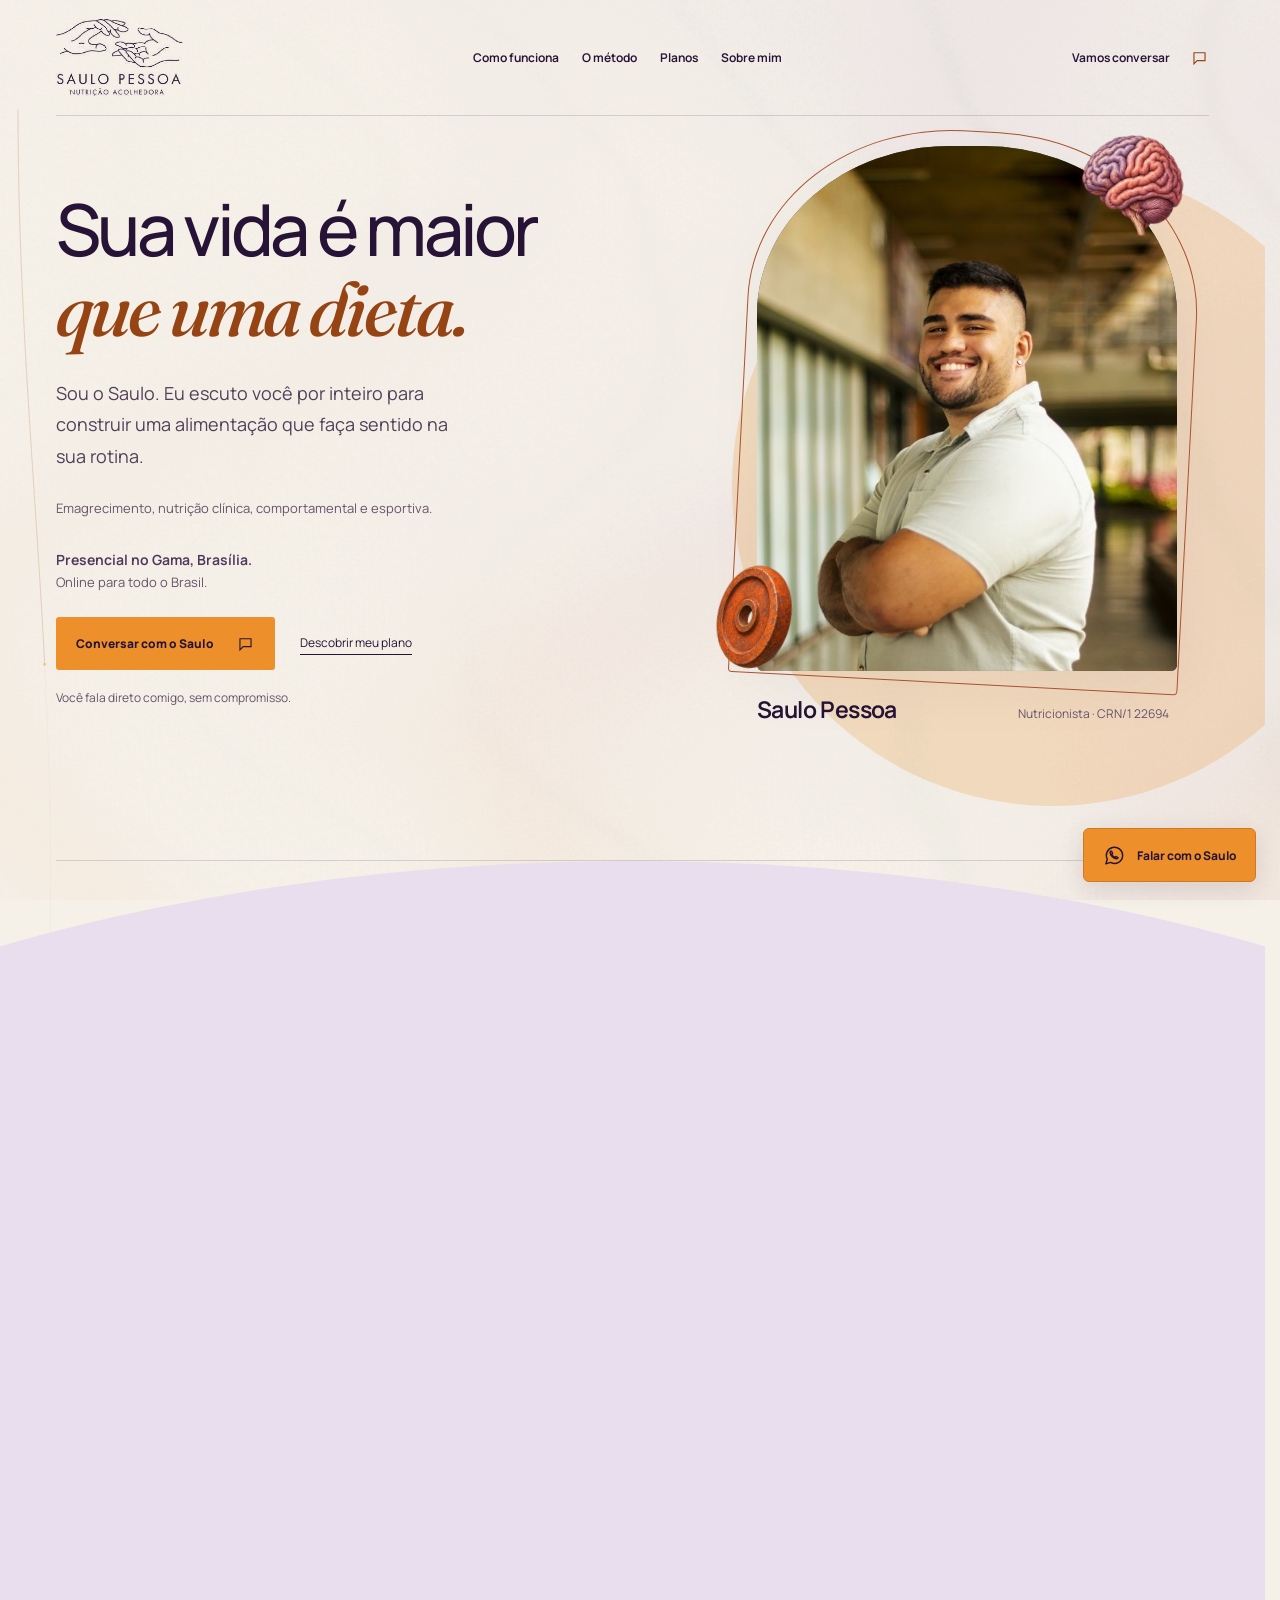
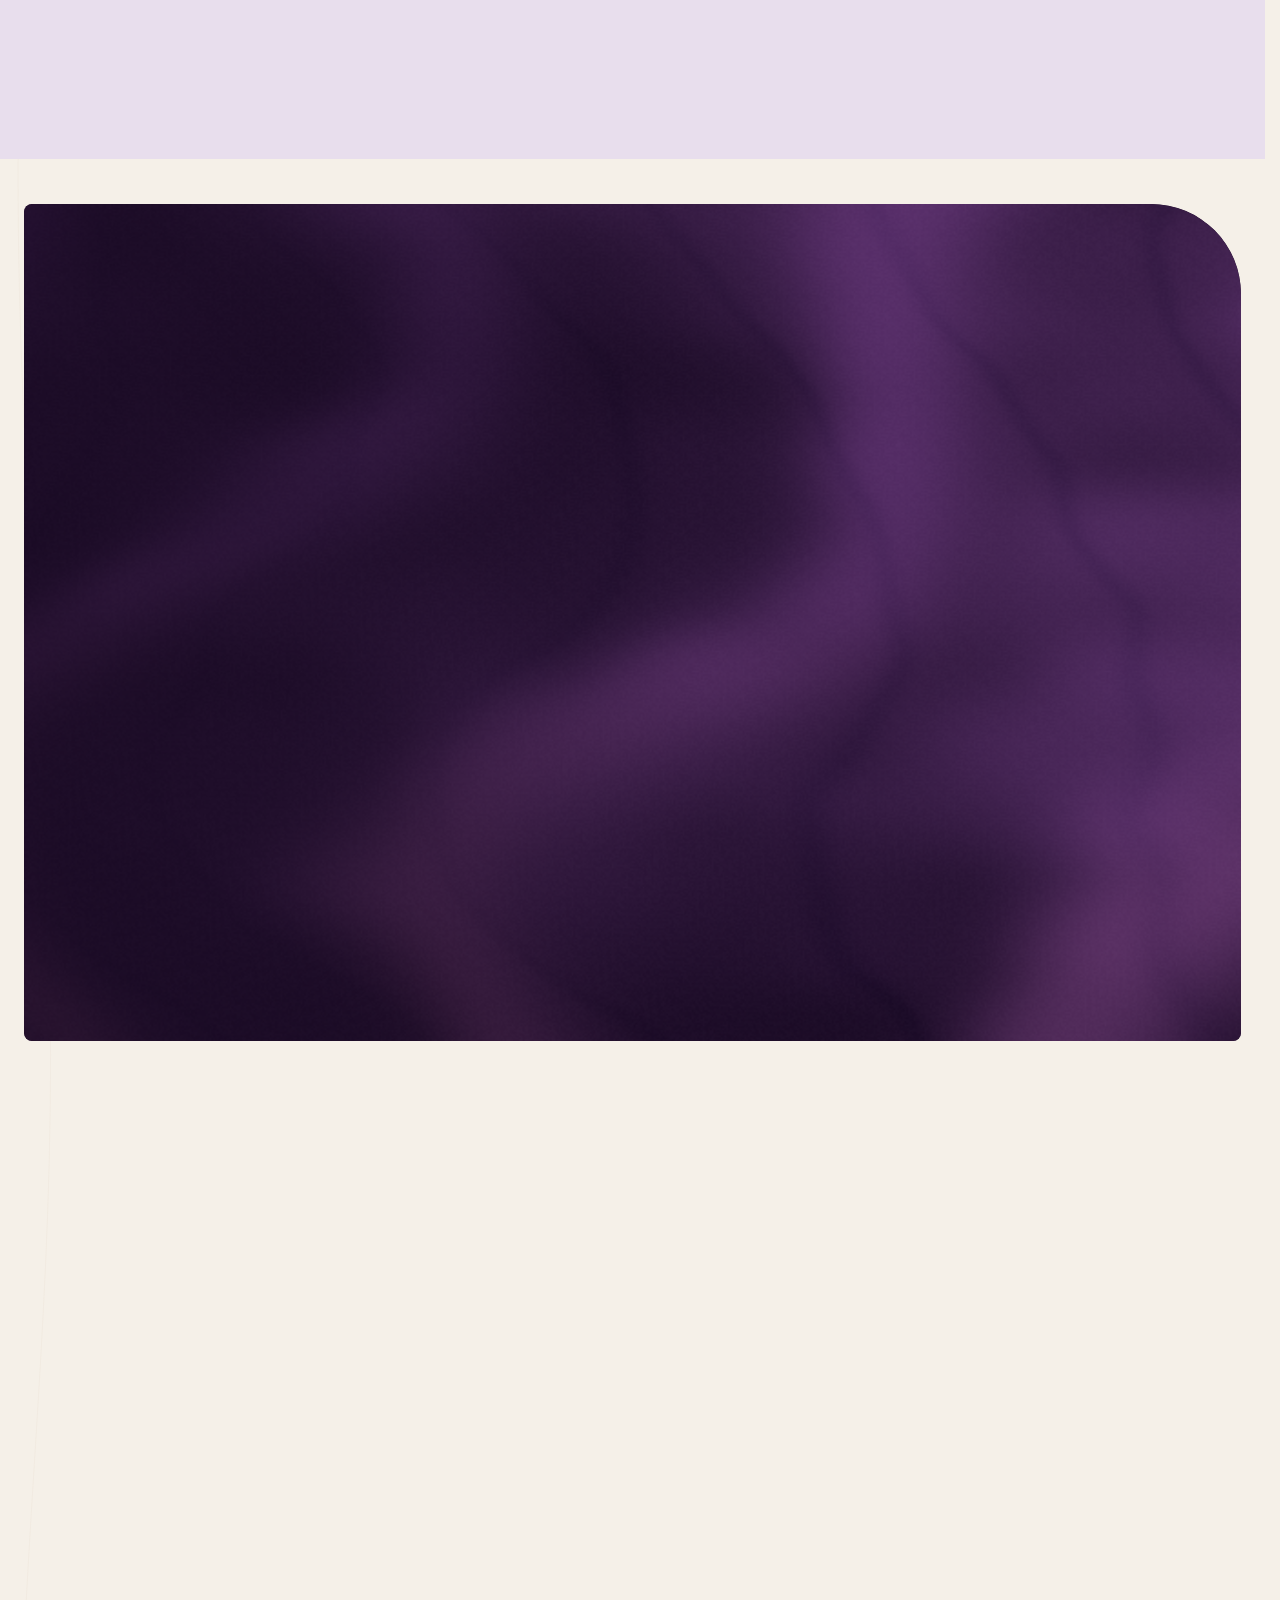
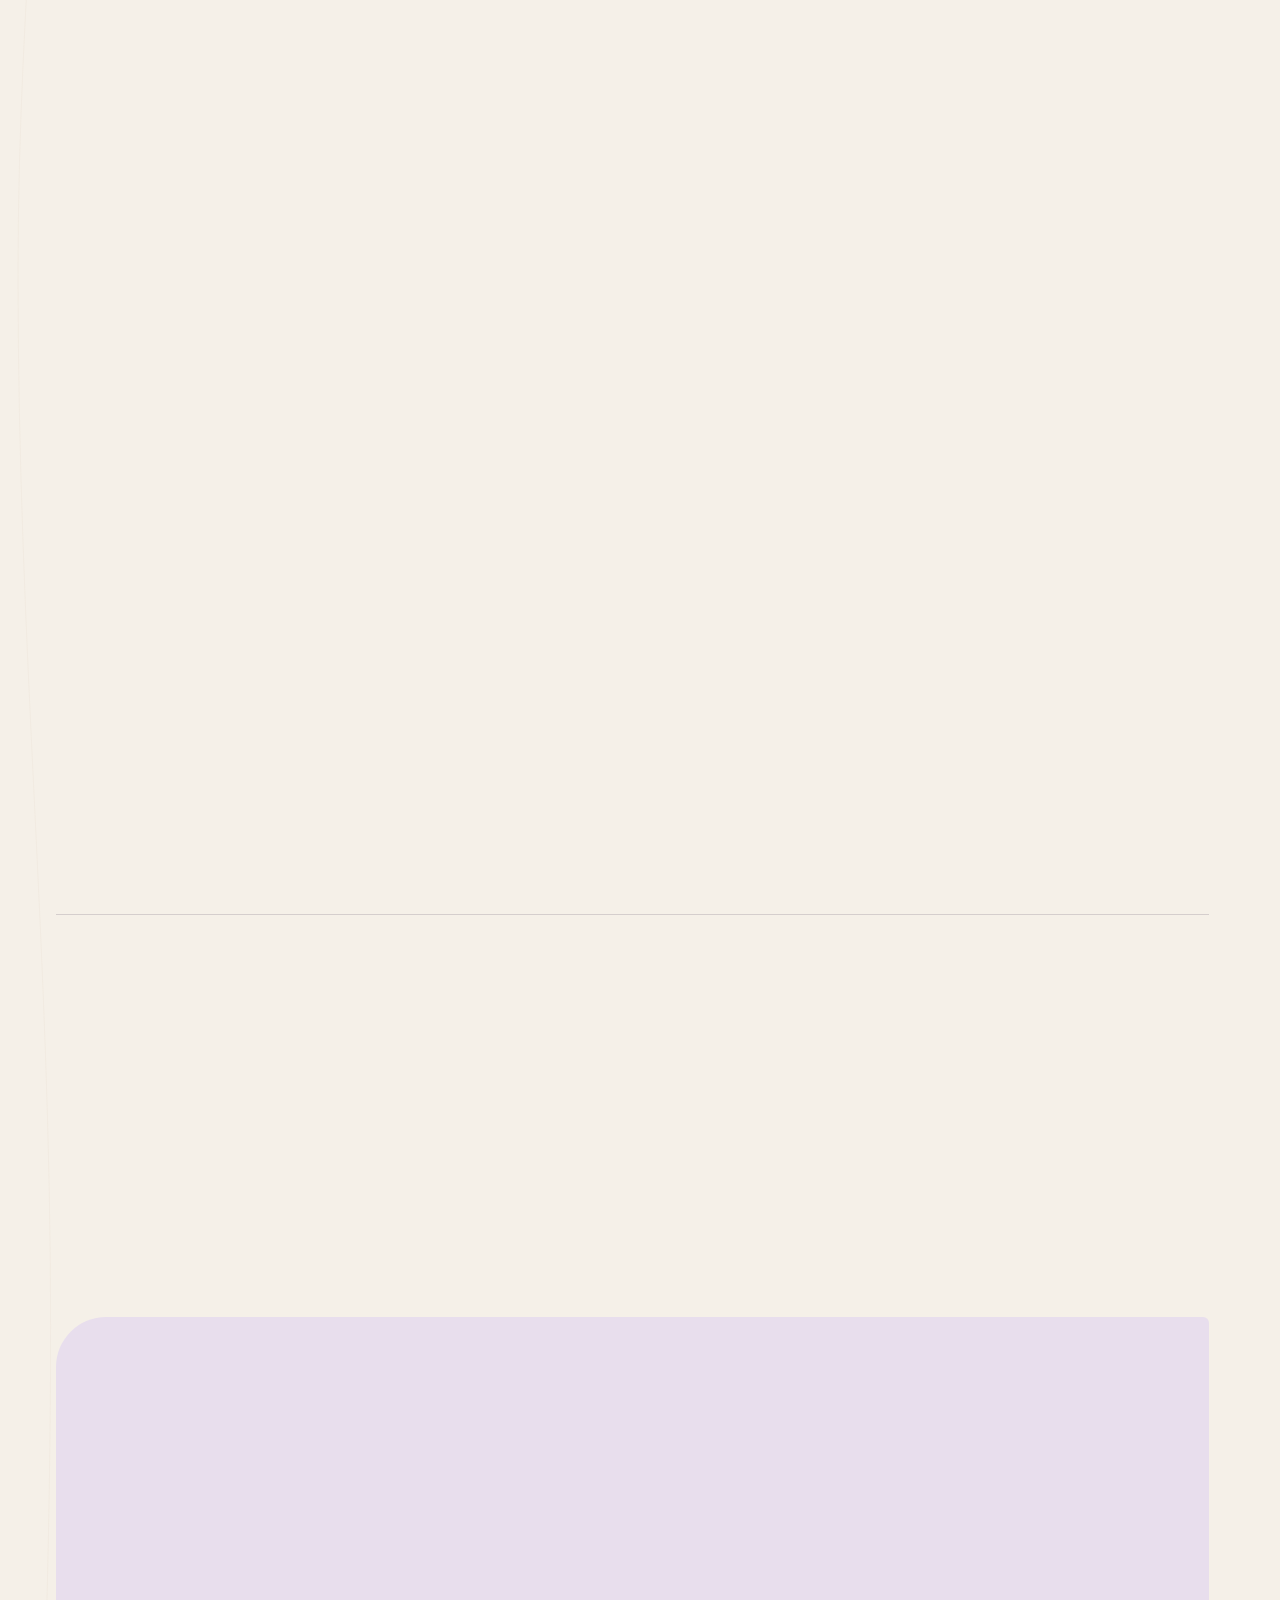
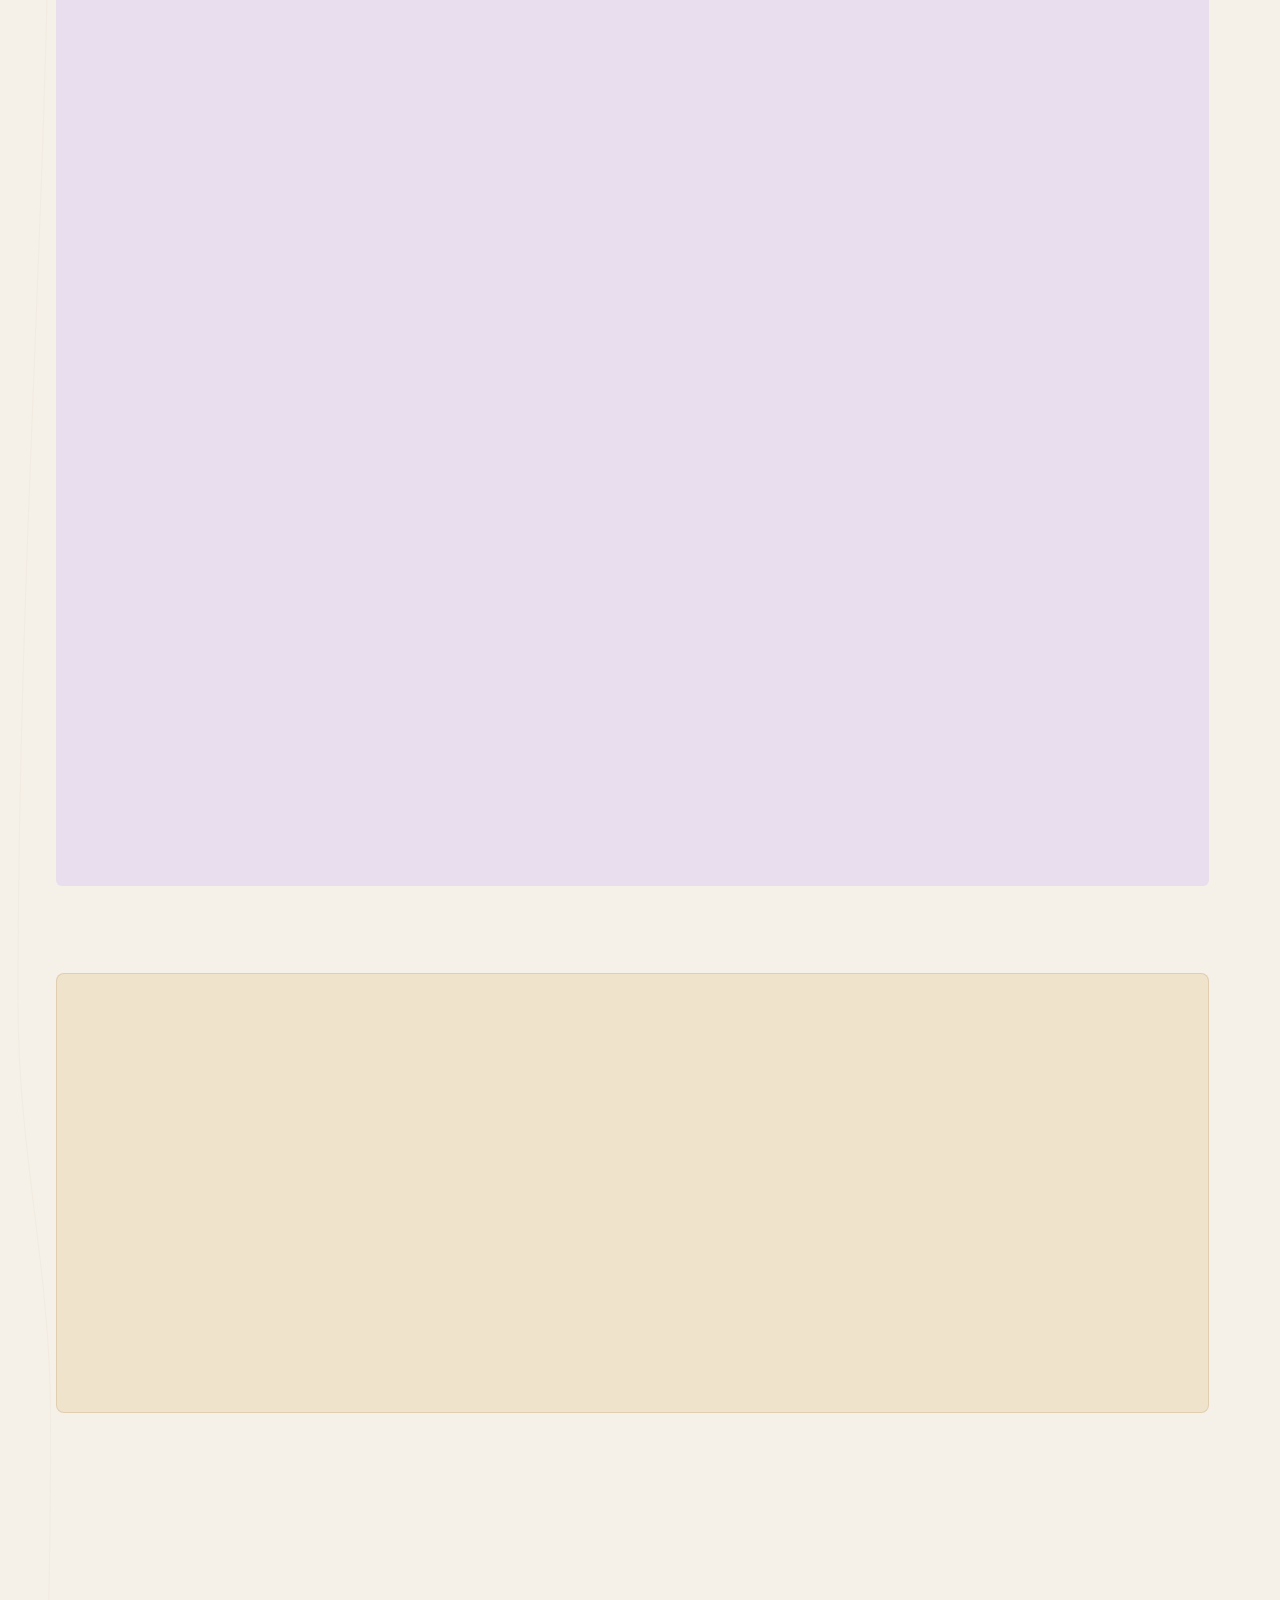
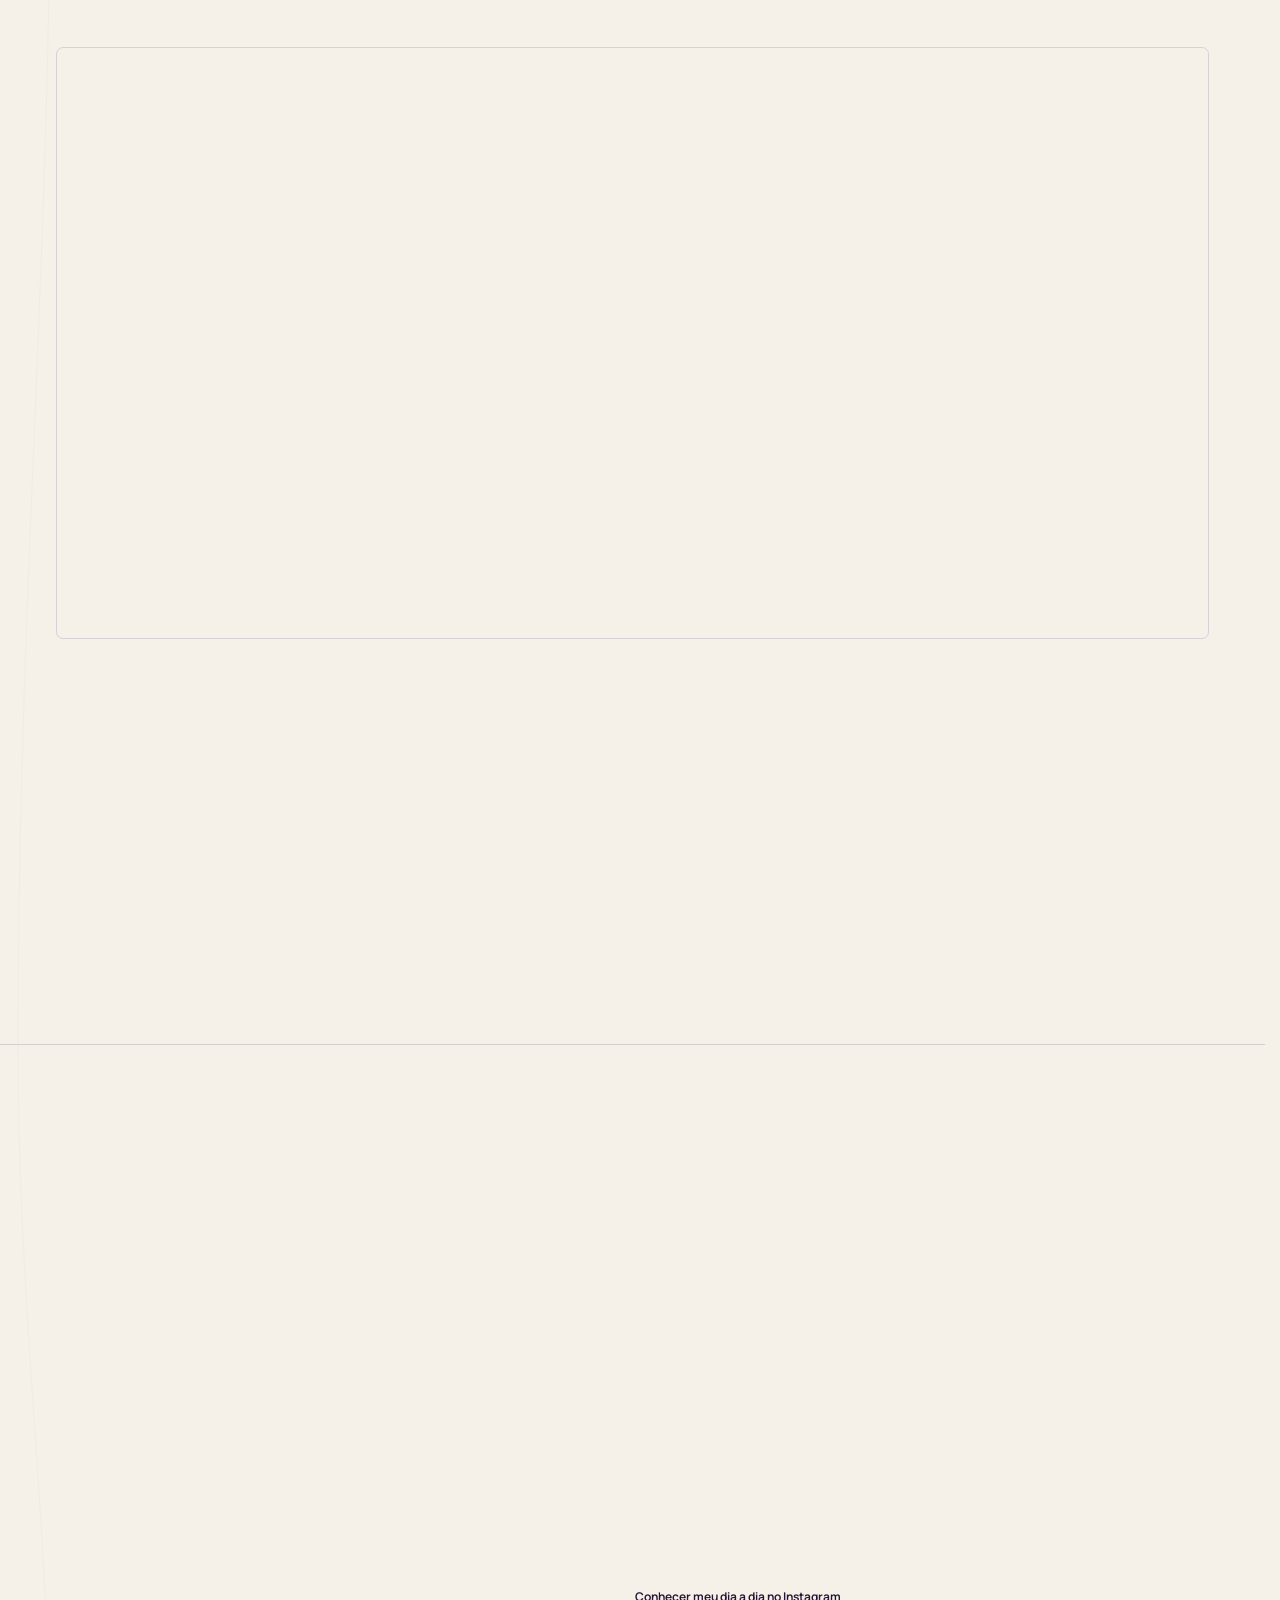
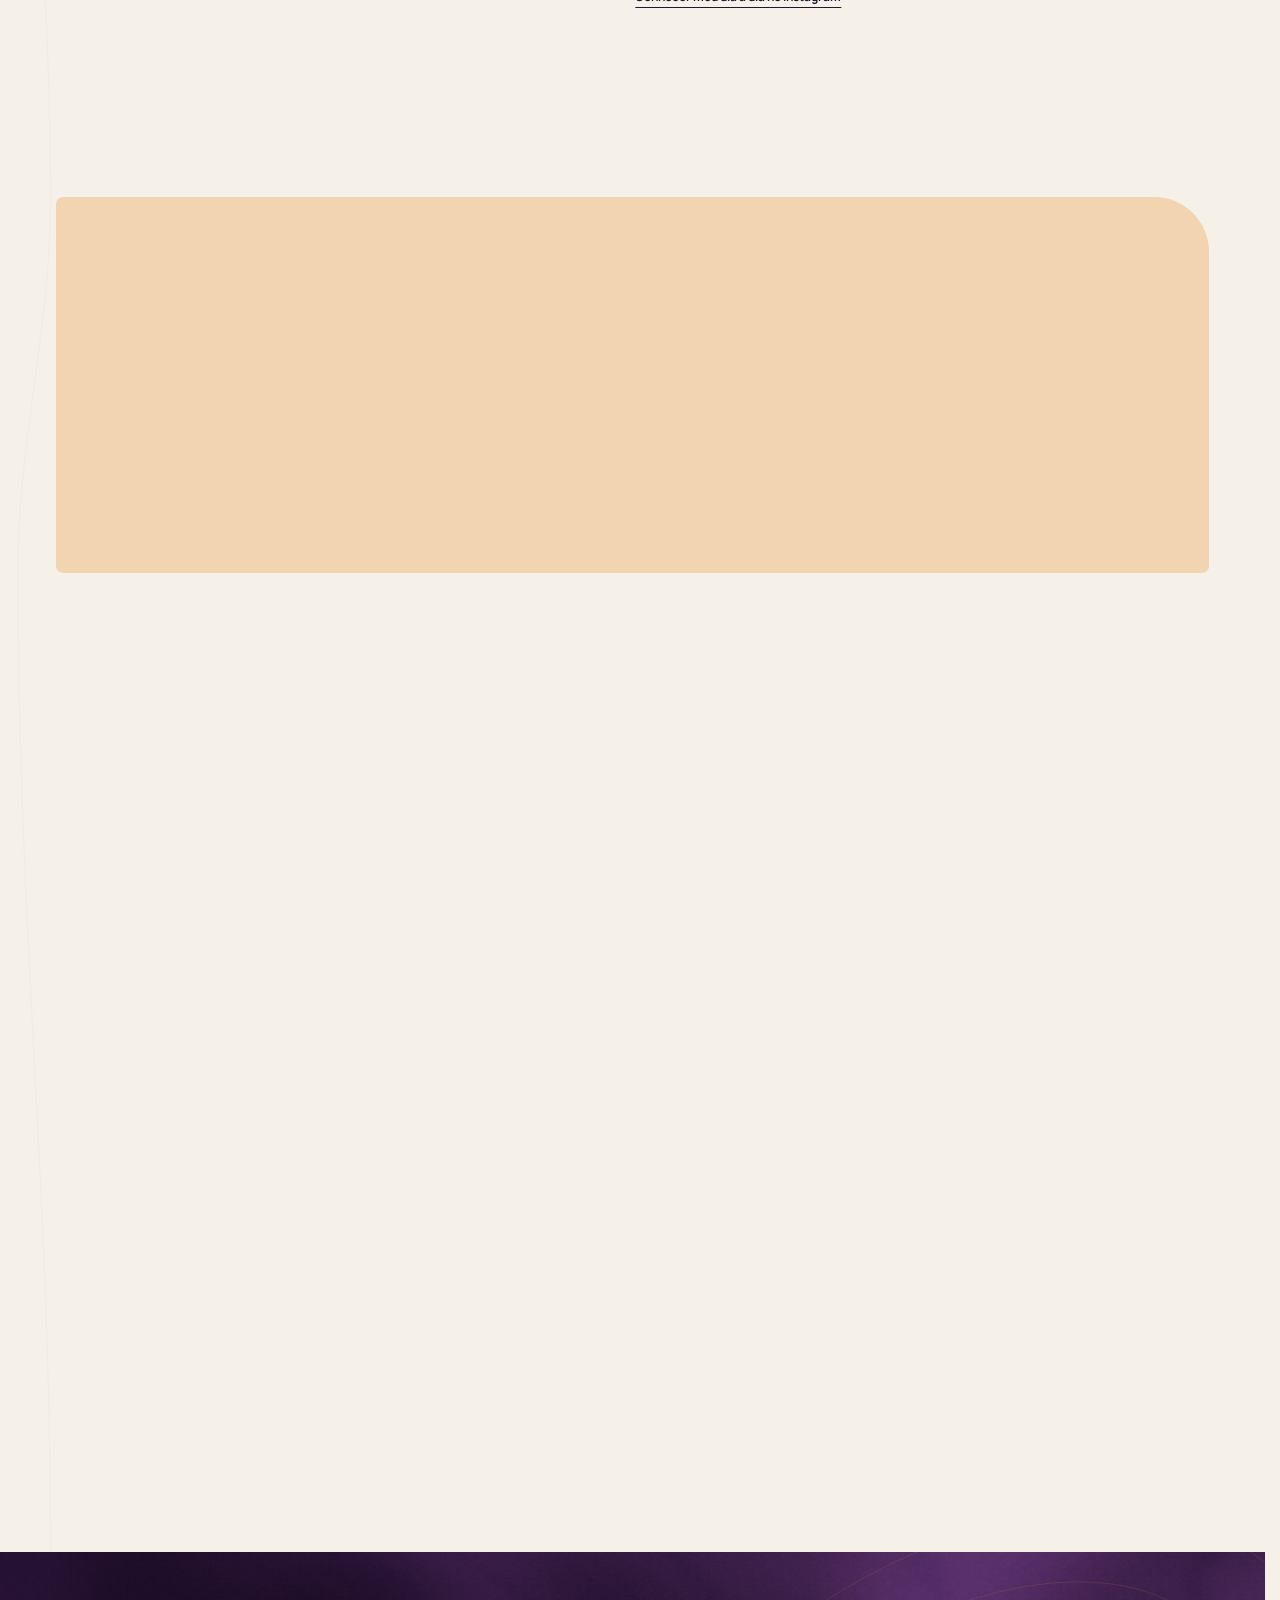
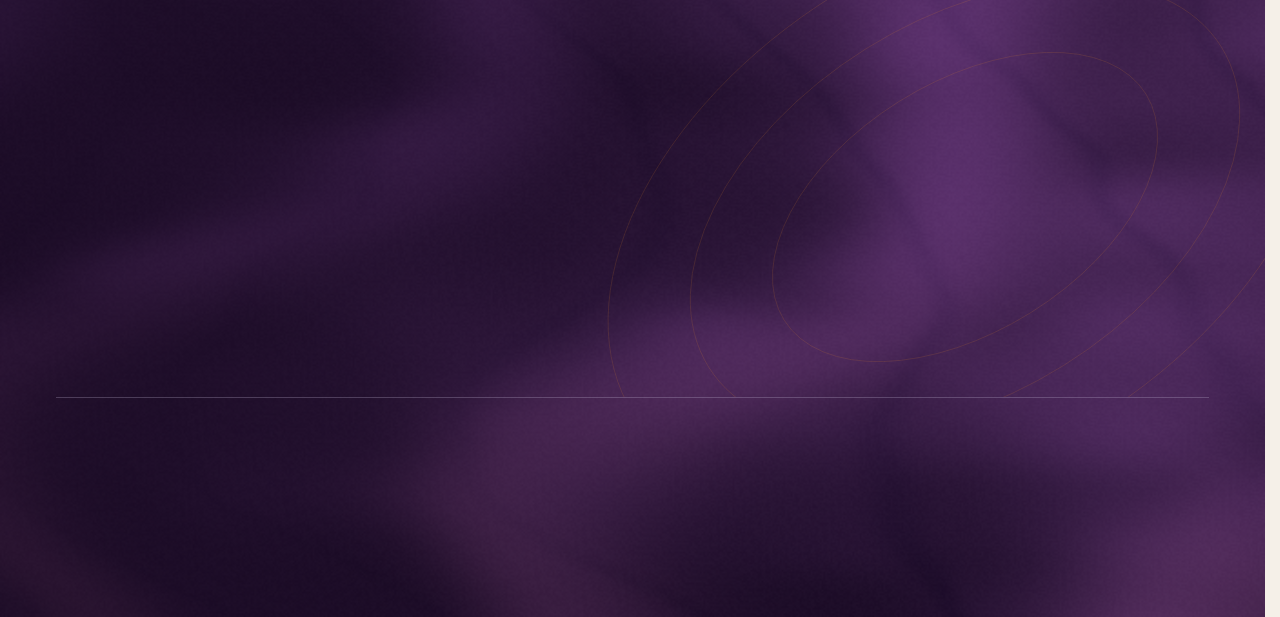
<file: index.html>
<!doctype html>
<html lang="pt-BR">
<head>
<meta charset="utf-8"><meta name="viewport" content="width=device-width,initial-scale=1"><meta name="robots" content="noindex,nofollow"><meta name="theme-color" content="#271336">
<title>Saulo Pessoa | Nutrição acolhedora no Gama e online</title>
<meta name="description" content="Emagrecimento com orientação individualizada e acompanhamento próximo. Conheça o Método Vincere de Saulo Pessoa. Nutricionista no Gama, Brasília, e online.">
<link rel="canonical" href="https://saulopessoanutri.com.br/">
<meta property="og:type" content="website"><meta property="og:locale" content="pt_BR"><meta property="og:url" content="https://cristianlf23.github.io/saulo-pessoa-site/"><meta property="og:title" content="Saulo Pessoa | Sua vida é maior que uma dieta"><meta property="og:description" content="Nutrição acolhedora, um plano que cabe na sua rotina e acompanhamento próximo. Presencial no Gama e online."><meta property="og:image" content="https://cristianlf23.github.io/saulo-pessoa-site/assets/social-share.png"><meta property="og:image:width" content="1200"><meta property="og:image:height" content="630"><meta property="og:image:alt" content="Saulo Pessoa, nutrição acolhedora. Sua vida é maior que uma dieta.">
<meta name="twitter:card" content="summary_large_image"><meta name="twitter:title" content="Saulo Pessoa | Nutrição acolhedora"><meta name="twitter:description" content="Sua vida é maior que uma dieta. Presencial no Gama e online."><meta name="twitter:image" content="https://cristianlf23.github.io/saulo-pessoa-site/assets/social-share.png">
<link rel="icon" type="image/svg+xml" href="assets/favicon.svg"><link rel="preload" as="font" type="font/woff2" href="assets/fonts/manrope.woff2" crossorigin><link rel="preload" as="image" href="assets/food-poster.jpg">
<link rel="stylesheet" href="experience.css"><link rel="stylesheet" href="content.css"><link rel="stylesheet" href="site.css?v=83"><link rel="stylesheet" href="v8.css?v=83"><link rel="stylesheet" href="v82.css?v=83"><link rel="stylesheet" href="v83.css?v=810">
<script src="assets/vendor/gsap.min.js" defer></script><script src="assets/vendor/ScrollTrigger.min.js" defer></script><script src="experience.js?v=88" defer></script><script src="site.js?v=89" defer></script><script src="quiz.js" defer></script><script src="v8.js?v=89" defer></script><script src="v82.js?v=88" defer></script>
<script type="application/ld+json">{"@context":"https://schema.org","@type":"ProfessionalService","name":"Saulo Pessoa · Nutrição Acolhedora","url":"https://saulopessoanutri.com.br/","telephone":"+5561984300666","email":"saulopessoanutri@gmail.com","address":{"@type":"PostalAddress","streetAddress":"Orion Office Residence Mall, Bloco B, Sala 512, Setor Central","addressLocality":"Gama, Brasília","addressRegion":"DF","addressCountry":"BR"},"areaServed":"Brasil","sameAs":["https://instagram.com/saulopessoanutri"]}</script>
</head>
<body class="edition-v8"><a class="skip" href="#hero-content">Pular para o conteúdo</a><div class="experience site-motion-area" id="inicio"><div class="world" aria-hidden="true"><div class="world-fallback"></div><canvas id="surface"></canvas><div class="reading-shade"></div></div>
<svg class="contour page-thread" aria-hidden="true" viewBox="0 0 1440 1900" preserveAspectRatio="none"><path class="contour-ghost" d="M40 140C300 100 540 90 790 150S1480 400 1300 680 680 690 540 990 125 1060 180 1310 1200 1600 1320 1820"/><path class="contour-live" d="M40 140C300 100 540 90 790 150S1480 400 1300 680 680 690 540 990 125 1060 180 1310 1200 1600 1320 1820"/><circle class="thread-tip" r="3"/></svg><header class="header wrap"><a class="brand" href="#inicio" aria-label="Saulo Pessoa, início"><img id="header-logo" src="assets/logo-original.png" alt="Saulo Pessoa, Nutrição Acolhedora" width="250" height="150"></a><nav aria-label="Navegação principal"><a href="#como-funciona">Como funciona</a><a href="#metodo">O método</a><a href="#planos">Planos</a><a href="#sobre">Sobre mim</a></nav><a class="contact-link" href="https://wa.me/5561984300666" target="_blank" rel="noopener">Vamos conversar<svg viewBox="0 0 24 24" aria-hidden="true"><path d="M5 6h14v10H9l-4 4V6Z"/></svg></a><button class="menu-toggle" type="button" aria-expanded="false" aria-controls="menu-drawer" aria-haspopup="dialog">Menu<svg viewBox="0 0 20 20" aria-hidden="true"><path d="M3 6h14M3 14h14"/></svg></button></header><noscript><nav class="no-script-nav wrap" aria-label="Navegação sem JavaScript"><a href="#como-funciona">Como funciona</a><a href="#metodo">O método</a><a href="#vida-real">Alimentação e vida real</a><a href="#acompanhamento">O acompanhamento</a><a href="#planos">Planos</a><a href="#sobre">Sobre o Saulo</a><a href="#duvidas">Dúvidas</a></nav></noscript>
<main id="conteudo" tabindex="-1"><section data-scene class="hero wrap" aria-labelledby="hero-title"><div class="hero-copy" id="hero-content" tabindex="-1"><h1 id="hero-title">Sua vida é maior<br><em>que uma dieta.</em></h1><p class="hero-intro">Sou o Saulo. Eu escuto você por inteiro para construir uma alimentação que faça sentido na sua rotina.</p><p class="hero-specialty">Emagrecimento, nutrição clínica, comportamental e esportiva.</p><p class="hero-location"><strong>Presencial no Gama, Brasília.</strong><span>Online para todo o Brasil.</span></p><div class="actions"><a class="button" href="https://wa.me/5561984300666" target="_blank" rel="noopener"><span>Conversar com o Saulo</span><svg viewBox="0 0 24 24" aria-hidden="true"><path d="M5 6h14v10H9l-4 4V6Z"/></svg></a><a class="secondary" href="https://typebot.co/triagem-site-saulopessoa" data-quiz>Descobrir meu plano</a></div><p class="assurance">Você fala direto comigo, sem compromisso.</p></div><figure class="hero-portrait"><span aria-hidden="true" class="site-motif motif-brain hero-orange" data-drift="-55"></span><span aria-hidden="true" class="site-motif motif-training hero-fig" data-drift="65"></span><div class="portrait-trace" aria-hidden="true"></div><div class="portrait-window"><img src="assets/saulo-portrait.jpg" alt="Saulo Pessoa, nutricionista, sorrindo de braços cruzados" width="560" height="700" fetchpriority="high"></div><figcaption><strong>Saulo Pessoa</strong><span>Nutricionista · CRN/1 22694</span></figcaption></figure><div class="hero-footer"></div></section><section data-scene class="care-cycle" id="como-funciona" aria-labelledby="cycle-heading"><div class="wrap"><div class="cycle-heading"><div><h2 id="cycle-heading">O plano é só o começo.<br><em>O cuidado é o caminho.</em></h2></div><p>Um plano possível, acompanhado de perto entre uma consulta e outra.</p></div><div class="cycle-stage"><span aria-hidden="true" class="site-motif motif-brain cycle-orange" data-drift="35"></span><span aria-hidden="true" class="site-motif motif-training cycle-pear" data-drift="-35"></span><div class="cycle-layout"><div class="cycle-map"><svg viewBox="0 0 500 500" aria-hidden="true"><circle class="cycle-track" cx="250" cy="250" r="190"/><circle class="cycle-reveal" cx="250" cy="250" r="190" transform="rotate(-90 250 250)"/><circle class="cycle-route" cx="250" cy="250" r="190" transform="rotate(-90 250 250)"/><g class="cycle-flow"><circle class="cycle-flow-trail" cx="250" cy="250" r="190" transform="rotate(-90 250 250)"/><circle class="cycle-flow-dot" cx="250" cy="60" r="5"/></g><circle class="cycle-marker" cx="250" cy="60" r="6"/></svg><div class="cycle-center" aria-hidden="true"><span class="cycle-active-icon"><svg viewBox="0 0 24 24" aria-hidden="true"><path d="M5 4h14a2 2 0 0 1 2 2v9a2 2 0 0 1-2 2H9l-6 4V6a2 2 0 0 1 2-2Z"/><path d="M7 8h10M7 12h7"/></svg></span><span>UM CUIDADO QUE</span><em>continua.</em><small class="cycle-center-step">Passo 01 de 07</small></div><button type="button" class="cycle-stop" data-cycle="0" aria-controls="cycle-panel-0" aria-pressed="true" style="--x:50.000%;--y:12.000%"><b><svg viewBox="0 0 24 24" aria-hidden="true"><path d="M5 4h14a2 2 0 0 1 2 2v9a2 2 0 0 1-2 2H9l-6 4V6a2 2 0 0 1 2-2Z"/><path d="M7 8h10M7 12h7"/></svg><small class="cycle-order">01</small></b><span>Consulta</span></button><button type="button" class="cycle-stop" data-cycle="1" aria-controls="cycle-panel-1" aria-pressed="false" style="--x:79.710%;--y:26.307%"><b><svg viewBox="0 0 24 24" aria-hidden="true"><rect x="5" y="4" width="14" height="17" rx="2"/><path d="M9 4V2h6v2M9 9h6M9 13h6M9 17h3"/></svg><small class="cycle-order">02</small></b><span>Estratégia inicial</span></button><button type="button" class="cycle-stop" data-cycle="2" aria-controls="cycle-panel-2" aria-pressed="false" style="--x:87.047%;--y:58.456%"><b><svg viewBox="0 0 24 24" aria-hidden="true"><circle cx="13" cy="12" r="7"/><circle cx="13" cy="12" r="4"/><path d="M2 3v6m3-6v6M2 6h3M3.5 9v12M23 3v18"/></svg><small class="cycle-order">03</small></b><span>Vida real</span></button><button type="button" class="cycle-stop" data-cycle="3" aria-controls="cycle-panel-3" aria-pressed="false" style="--x:66.488%;--y:84.237%"><b><svg viewBox="0 0 24 24" aria-hidden="true"><rect x="3" y="5" width="18" height="16" rx="2"/><path d="M7 2v6m10-6v6M3 10h18m-13 5 3 3 5-5"/></svg><small class="cycle-order">04</small></b><span>Check-in</span></button><button type="button" class="cycle-stop" data-cycle="4" aria-controls="cycle-panel-4" aria-pressed="false" style="--x:33.512%;--y:84.237%"><b><svg viewBox="0 0 24 24" aria-hidden="true"><circle cx="10.5" cy="10.5" r="7"/><path d="m16 16 5 5M8 10.5h5M10.5 8v5"/></svg><small class="cycle-order">05</small></b><span>Dificuldades</span></button><button type="button" class="cycle-stop" data-cycle="5" aria-controls="cycle-panel-5" aria-pressed="false" style="--x:12.953%;--y:58.456%"><b><svg viewBox="0 0 24 24" aria-hidden="true"><path d="M3 6h7m4 0h7M3 12h3m4 0h11M3 18h11m4 0h3"/><circle cx="12" cy="6" r="2"/><circle cx="8" cy="12" r="2"/><circle cx="16" cy="18" r="2"/></svg><small class="cycle-order">06</small></b><span>Ajustes</span></button><button type="button" class="cycle-stop" data-cycle="6" aria-controls="cycle-panel-6" aria-pressed="false" style="--x:20.290%;--y:26.307%"><b><svg viewBox="0 0 24 24" aria-hidden="true"><path d="M12 21v-9M12 14C4 14 3 8 3 4c6 0 10 3 9 10Zm0-3c0-6 4-8 9-8 0 5-3 8-9 8ZM5 21h14"/></svg><small class="cycle-order">07</small></b><span>Evolução</span></button></div><div class="cycle-reading"><div class="cycle-panels"><article class="cycle-panel" id="cycle-panel-0" aria-labelledby="cycle-title-0"><p class="cycle-kicker">Passo 01 de 07</p><div class="cycle-panel-title"><span class="cycle-detail-icon" aria-hidden="true"><svg viewBox="0 0 24 24" aria-hidden="true"><path d="M5 4h14a2 2 0 0 1 2 2v9a2 2 0 0 1-2 2H9l-6 4V6a2 2 0 0 1 2-2Z"/><path d="M7 8h10M7 12h7"/></svg></span><h3 id="cycle-title-0">Consulta</h3></div><p class="cycle-lead">Antes do plano, eu escuto você.</p><p>A gente começa se conhecendo. A primeira consulta tem duas partes.</p><div class="cycle-details"><p class="cycle-detail-label">O que acontece nesta etapa</p><div class="cycle-detail-body"><ul><li>Avaliação de cerca de 1 hora: saúde, objetivos, alimentação, treino, sono e estresse.</li><li>Composição corporal com adipômetro, se você se sentir confortável, ou por fotos no online.</li><li>Entrega do plano, em cerca de 40 minutos, com tudo no aplicativo WebDiet.</li></ul></div></div></article><article class="cycle-panel" id="cycle-panel-1" aria-labelledby="cycle-title-1"><p class="cycle-kicker">Passo 02 de 07</p><div class="cycle-panel-title"><span class="cycle-detail-icon" aria-hidden="true"><svg viewBox="0 0 24 24" aria-hidden="true"><rect x="5" y="4" width="14" height="17" rx="2"/><path d="M9 4V2h6v2M9 9h6M9 13h6M9 17h3"/></svg></span><h3 id="cycle-title-1">Estratégia inicial</h3></div><p class="cycle-lead">Um plano para a sua vida de hoje.</p><p>A estratégia parte da rotina que você tem, sem depender de uma semana ideal.</p><div class="cycle-details"><p class="cycle-detail-label">O que acontece nesta etapa</p><div class="cycle-detail-body"><ul><li>Começa pelo que dá para mudar agora.</li><li>Respeita o que você gosta e o que não come de jeito nenhum.</li><li>Primeiros combinados pequenos e claros.</li></ul></div></div></article><article class="cycle-panel" id="cycle-panel-2" aria-labelledby="cycle-title-2"><p class="cycle-kicker">Passo 03 de 07 · Toda semana</p><div class="cycle-panel-title"><span class="cycle-detail-icon" aria-hidden="true"><svg viewBox="0 0 24 24" aria-hidden="true"><circle cx="13" cy="12" r="7"/><circle cx="13" cy="12" r="4"/><path d="M2 3v6m3-6v6M2 6h3M3.5 9v12M23 3v18"/></svg></span><h3 id="cycle-title-2">Vida real</h3></div><p class="cycle-lead">A semana acontece. O plano também.</p><p>Semana corrida, festa e viagem fazem parte. Você coloca em prática do jeito que a semana permitir.</p><div class="cycle-details"><p class="cycle-detail-label">O que acontece nesta etapa</p><div class="cycle-detail-body"><ul><li>Não precisa ser perfeito para contar.</li><li>Surgiu uma dúvida no meio da semana? Me chama no WhatsApp.</li><li>Uma semana difícil também mostra o que precisa mudar.</li></ul></div></div></article><article class="cycle-panel" id="cycle-panel-3" aria-labelledby="cycle-title-3"><p class="cycle-kicker">Passo 04 de 07 · Toda semana</p><div class="cycle-panel-title"><span class="cycle-detail-icon" aria-hidden="true"><svg viewBox="0 0 24 24" aria-hidden="true"><rect x="3" y="5" width="18" height="16" rx="2"/><path d="M7 2v6m10-6v6M3 10h18m-13 5 3 3 5-5"/></svg></span><h3 id="cycle-title-3">Check-in</h3></div><p class="cycle-lead">Uma conversa que acontece toda semana.</p><p>Pelo celular, você me conta como foi. O link chega por e-mail e não precisa baixar nada.</p><div class="cycle-details"><p class="cycle-detail-label">O que acontece nesta etapa</p><div class="cycle-detail-body"><ul><li>Fome, saciedade, sono, estresse, treino e como foi seguir o plano.</li><li>Eu acompanho suas respostas semana a semana.</li><li>É daí que sai o seu relatório de evolução.</li></ul></div></div></article><article class="cycle-panel" id="cycle-panel-4" aria-labelledby="cycle-title-4"><p class="cycle-kicker">Passo 05 de 07 · Toda semana</p><div class="cycle-panel-title"><span class="cycle-detail-icon" aria-hidden="true"><svg viewBox="0 0 24 24" aria-hidden="true"><circle cx="10.5" cy="10.5" r="7"/><path d="m16 16 5 5M8 10.5h5M10.5 8v5"/></svg></span><h3 id="cycle-title-4">Dificuldades</h3></div><p class="cycle-lead">O que não funcionou vira informação.</p><p>A gente olha junto o que ajudou e o que atrapalhou, sem julgamento.</p><div class="cycle-details"><p class="cycle-detail-label">O que acontece nesta etapa</p><div class="cycle-detail-body"><ul><li>O que travou: horário, fome, cansaço, emoção ou rotina.</li><li>O que funcionou e vale manter.</li><li>O que não deu certo vira informação, e não culpa.</li></ul></div></div></article><article class="cycle-panel" id="cycle-panel-5" aria-labelledby="cycle-title-5"><p class="cycle-kicker">Passo 06 de 07 · Toda semana</p><div class="cycle-panel-title"><span class="cycle-detail-icon" aria-hidden="true"><svg viewBox="0 0 24 24" aria-hidden="true"><path d="M3 6h7m4 0h7M3 12h3m4 0h11M3 18h11m4 0h3"/><circle cx="12" cy="6" r="2"/><circle cx="8" cy="12" r="2"/><circle cx="16" cy="18" r="2"/></svg></span><h3 id="cycle-title-5">Ajustes</h3></div><p class="cycle-lead">A estratégia muda junto com você.</p><p>O plano pode mudar sem esperar a próxima consulta.</p><div class="cycle-details"><p class="cycle-detail-label">O que acontece nesta etapa</p><div class="cycle-detail-body"><ul><li>Trocas de refeições, horários ou quantidades.</li><li>Novos combinados para a semana seguinte.</li><li>O ciclo recomeça com o plano mais ajustado à sua realidade.</li></ul></div></div></article><article class="cycle-panel" id="cycle-panel-6" aria-labelledby="cycle-title-6"><p class="cycle-kicker">Passo 07 de 07</p><div class="cycle-panel-title"><span class="cycle-detail-icon" aria-hidden="true"><svg viewBox="0 0 24 24" aria-hidden="true"><path d="M12 21v-9M12 14C4 14 3 8 3 4c6 0 10 3 9 10Zm0-3c0-6 4-8 9-8 0 5-3 8-9 8ZM5 21h14"/></svg></span><h3 id="cycle-title-6">Evolução</h3></div><p class="cycle-lead">Você comparado com você.</p><p>A cada volta do ciclo, o plano fica mais parecido com você.</p><div class="cycle-details"><p class="cycle-detail-label">O que acontece nesta etapa</p><div class="cycle-detail-body"><ul><li>Relatório de evolução feito com as suas respostas.</li><li>Reavaliação nas consultas do plano.</li><li>Autonomia para seguir fazendo as suas escolhas.</li></ul></div></div></article></div><div class="cycle-controls" hidden><button type="button" data-cycle-prev>Voltar</button><span class="cycle-count" aria-live="polite">01 / 07</span><button type="button" data-cycle-next>Próximo passo<svg viewBox="0 0 24 24" aria-hidden="true"><path d="M4 12h15m-6-6 6 6-6 6"/></svg></button></div></div></div></div><p class="cycle-bottom">Não é uma linha reta. É um acompanhamento que se adapta à sua vida.</p></div></section><section data-scene class="method wrap" id="metodo" aria-labelledby="method-title" data-violet><canvas class="violet-surface" aria-hidden="true"></canvas><div class="method-name">Método Vincere</div><div class="method-layout"><div class="method-copy"><h2 id="method-title">A gente entende.<br>Ajusta. <em>E continua.</em></h2><p>Três fases para entender a sua rotina, ajustar a estratégia e construir autonomia.</p><a class="secondary" href="https://wa.me/5561984300666" target="_blank" rel="noopener">Conhecer o acompanhamento</a></div><div class="method-console"><div class="mountain-journey" aria-label="Jornada do Método Vincere"><svg class="mountain-art" viewBox="0 0 600 330" preserveAspectRatio="none" aria-hidden="true"><circle class="mountain-sun" cx="478" cy="68" r="25"/><path class="mountain-back" d="M0 294 68 221 123 247 223 137 305 214 393 102 470 149 553 84 600 120V330H0Z"/><path class="mountain-main" d="M0 330 92 258 175 202 245 226 418 42 471 116 525 131 600 233V330Z"/><path class="mountain-face" d="m418 42 53 74 54 15 75 102v97H482l-41-154Z"/><g class="mountain-contours"><path d="M62 305c70-28 117-33 170-18s109-28 153-111 69-74 105-38M86 324c86-31 121-14 162-20s117-58 149-108 68-35 100-31M188 261c58-2 84-28 114-62s80-76 106-125M213 274c56 0 106-63 130-93s55-79 67-88"/></g><path class="mountain-trail" d="M62 282C126 282 124 220 180 229S303 258 319 187 365 174 402 118 445 81 480 62"/><path class="mountain-progress" d="M62 282C126 282 124 220 180 229S303 258 319 187 365 174 402 118 445 81 480 62"/><circle class="mountain-hiker" cx="180" cy="229" r="5"/><path class="mountain-flag" d="M480 62V28m0 0 25 7-25 8"/></svg><div class="phase-tabs mountain-stops" aria-label="Fases do Método Vincere"><a href="#entender" class="phase-tab is-active" data-phase="0" aria-current="step" style="--mx:30%;--my:69.4%"><span>01</span><strong>Entender<svg class="phase-hint" viewBox="0 0 20 20" aria-hidden="true"><path d="M4 10h11m-4-4 4 4-4 4"/></svg></strong></a><a href="#vencer" class="phase-tab" data-phase="1" style="--mx:53.2%;--my:56.7%"><span>02</span><strong>Vencer<svg class="phase-hint" viewBox="0 0 20 20" aria-hidden="true"><path d="M4 10h11m-4-4 4 4-4 4"/></svg></strong></a><a href="#viver" class="phase-tab" data-phase="2" style="--mx:80%;--my:18.8%"><span>03</span><strong>Viver<svg class="phase-hint" viewBox="0 0 20 20" aria-hidden="true"><path d="M4 10h11m-4-4 4 4-4 4"/></svg></strong></a></div><span class="mountain-start">Ponto de partida</span></div><div class="phases"><article class="phase is-active" id="entender"><span class="phase-number" aria-hidden="true">01</span><h3>Entender</h3><p>Conhecer sua rotina, sua saúde e sua história com a comida. O que você já tentou e o que tem dificultado.</p><ul><li>Avaliação e escuta sem julgamento.</li><li>Histórico do que já tentou e do que tem dificultado.</li><li>Primeiros combinados pequenos e possíveis.</li></ul></article><article class="phase" id="vencer"><span class="phase-number" aria-hidden="true">02</span><h3>Vencer</h3><p>Acompanhamento semanal para perceber o que funcionou e ajustar o que precisa. Você não precisa esperar a próxima consulta.</p><ul><li>Acompanhamento semanal e Diário Alimentar.</li><li>Plano ajustado à sua rotina real.</li><li>WhatsApp para as dúvidas do dia a dia.</li></ul></article><article class="phase" id="viver"><span class="phase-number" aria-hidden="true">03</span><h3>Viver</h3><p>Construir autonomia para continuar, com uma transição guiada e orientação para reconhecer as dificuldades no caminho.</p><ul><li>Avaliação final e relatório da jornada.</li><li>Transição guiada para seguir com autonomia.</li><li>O que fazer se sentir que está regredindo.</li></ul></article></div><div class="phase-foot"><span>Selecione uma fase da montanha.</span><span class="phase-progress" aria-hidden="true"><i></i></span></div></div></div><div class="maintenance"><strong>Depois do método, a manutenção.</strong><p>Para quem concluiu o acompanhamento e quer manter o contato comigo, com autonomia.</p></div></section><section data-scene class="real-life wrap" id="vida-real" aria-labelledby="life-title"><div class="life-copy"><h2 id="life-title">Comer também é<br><em>viver o momento.</em></h2><p>A fruta da tarde. A pizza com os amigos. O café sem pressa.</p><p>Prazer e encontros também têm espaço no seu plano.</p></div><div class="food-scene" aria-hidden="true"><div class="food-halo"></div><div class="plate-turn"><div class="food-mask"><img id="poster" src="assets/food-poster.jpg" alt="" width="1920" height="1080" loading="lazy"><video id="food" muted playsinline loop preload="none" poster="assets/food-poster.jpg" hidden></video></div></div></div></section><div class="continuation"><section data-scene class="weekly section-space" id="acompanhamento" aria-labelledby="weekly-title"><div class="wrap"><div class="weekly-layout">
  <div>
    <h2 id="weekly-title">A consulta continua <em>entre encontros.</em></h2>
    <p class="section-intro">Toda semana, o check-in ajuda a entender se a estratégia está funcionando na sua rotina.</p>
    <ul class="plain-list">
      <li>Perceber cedo o que está atrapalhando e ajustar o plano na hora certa.</li>
      <li>Diferenciar fome, saciedade e vontade de comer.</li>
      <li>Acompanhar sono, rotina e treino quando fizer sentido.</li>
    </ul>
    <p>O link chega por e-mail. Você responde em menos de 2 minutos, sem aplicativo nem senha.</p>
    <a class="text-link" href="#relatorios">Ver como a evolução é acompanhada</a>
  </div>
  <div class="checkin-demo" role="group" aria-labelledby="checkin-demo-title">
    <div class="checkin-demo-head">
      <span class="checkin-demo-icon motif-brain" aria-hidden="true"></span>
      <div><h3 id="checkin-demo-title">Check-in semanal</h3><p>Toda semana · menos de 2 minutos</p></div>
    </div>
    <p id="checkin-question" class="checkin-question">De 0 a 10, como estava sua fome à noite essa semana?</p>
    <div class="checkin-scale" role="group" aria-labelledby="checkin-question" aria-describedby="checkin-note"><button type="button" aria-pressed="false" disabled>0</button><button type="button" aria-pressed="false" disabled>1</button><button type="button" aria-pressed="false" disabled>2</button><button type="button" aria-pressed="false" disabled>3</button><button type="button" aria-pressed="true" disabled>4</button><button type="button" aria-pressed="false" disabled>5</button><button type="button" aria-pressed="false" disabled>6</button><button type="button" aria-pressed="false" disabled>7</button><button type="button" aria-pressed="false" disabled>8</button><button type="button" aria-pressed="false" disabled>9</button><button type="button" aria-pressed="false" disabled>10</button></div>
    <p id="checkin-note" class="checkin-note">Toque em um número para experimentar. A resposta não é enviada.</p>
  </div>
</div><div class="included"><div><p class="included-context">Incluído nos três planos.</p><h3>Cuidado que acompanha<br><em>o seu dia a dia.</em></h3></div><div class="included-items"><details><summary>Plano alimentar e lista de compras<svg viewBox="0 0 24 24" aria-hidden="true"><path d="M4 12h16M12 4v16"/></svg></summary><p>Plano individualizado no WebDiet e em PDF. Lista de compras para 7 ou 31 dias, calculada a partir do plano e descontando o que você já tem em casa. Acesso ao portal enviado por e-mail.</p></details><details><summary>Avaliação e ajustes da estratégia<svg viewBox="0 0 24 24" aria-hidden="true"><path d="M4 12h16M12 4v16"/></svg></summary><p>Avaliação física com relatório no presencial ou por fotos no online, com seu consentimento. Ajustes quando a estratégia não estiver funcionando na sua rotina.</p></details><details><summary>Suporte e materiais para ganhar autonomia<svg viewBox="0 0 24 24" aria-hidden="true"><path d="M4 12h16M12 4v16"/></svg></summary><p>WhatsApp das 9h às 21h, acompanhamento semanal, Diário Alimentar e materiais de apoio: receitas, escala de fome e saciedade, lanches práticos e plano B para semanas difíceis. Quando necessário, pode ser marcada uma videochamada extra sem custo.</p></details></div></div></div></section>
<section data-scene class="reports section-space" id="relatorios" aria-labelledby="reports-title"><div class="wrap"><div class="section-top"><div><h2 id="reports-title">Além do peso.<br><em>A sua evolução.</em></h2></div><p>Suas respostas semanais viram gráficos e um resumo em PDF ao longo do plano. Assim dá para comparar sua evolução com você mesmo.</p></div><div class="report-carousel" role="region" aria-roledescription="carrossel" aria-label="Páginas do relatório de exemplo"><div class="report-details evolution-summary">
  <h3>O que o relatório reúne</h3>
  <dl>
    <div><dt>Resumo do acompanhamento</dt><dd>Uma leitura das principais mudanças e de como evoluíram os combinados feitos nas consultas.</dd></div>
    <div><dt>Comportamento alimentar</dt><dd>Índice de 0 a 100, com gráficos de fome, apetite, sono, estresse e funcionamento do intestino.</dd></div>
    <div><dt>Treino e saúde</dt><dd>Desempenho no treino e, quando relevante, dose, enjoo e apetite durante o uso de medicação. Peso e cintura entram depois do comportamento alimentar.</dd></div>
  </dl>
</div><div class="report-toolbar"><p>Veja quatro das oito páginas do exemplo, começando pelo resumo. Toque para ampliar.</p><div class="report-navigation" hidden><button type="button" data-report-prev aria-label="Página anterior do carrossel"><svg viewBox="0 0 24 24" aria-hidden="true"><path d="m14 5-7 7 7 7M7 12h14"/></svg></button><span class="report-count" aria-live="polite">01 / 04</span><button type="button" data-report-next aria-label="Próxima página do carrossel"><svg viewBox="0 0 24 24" aria-hidden="true"><path d="m10 5 7 7-7 7M3 12h14"/></svg></button></div></div><div class="report-grid" id="report-track" tabindex="0" aria-label="Relatórios, role horizontalmente para explorar"><a class="report-card" href="assets/relatorio-resumo.jpg" data-report="assets/relatorio-resumo.jpg" data-caption="Resumo e mensagem" target="_blank" rel="noopener"><div class="report-image"><img src="assets/relatorio-resumo.jpg" alt="Resumo e mensagem, página do relatório de exemplo com dados fictícios" width="840" height="1188" loading="lazy"></div><span><small>01</small>Resumo e mensagem<svg viewBox="0 0 24 24" aria-hidden="true"><path d="M9 3H3v6M15 3h6v6M3 15v6h6M21 15v6h-6"/></svg></span></a><a class="report-card" href="assets/relatorio-comportamento.jpg" data-report="assets/relatorio-comportamento.jpg" data-caption="Comportamento alimentar" target="_blank" rel="noopener"><div class="report-image"><img src="assets/relatorio-comportamento.jpg" alt="Comportamento alimentar, página do relatório de exemplo com dados fictícios" width="840" height="1188" loading="lazy"></div><span><small>02</small>Comportamento alimentar<svg viewBox="0 0 24 24" aria-hidden="true"><path d="M9 3H3v6M15 3h6v6M3 15v6h6M21 15v6h-6"/></svg></span></a><a class="report-card" href="assets/relatorio-treino.jpg" data-report="assets/relatorio-treino.jpg" data-caption="Treino e desempenho" target="_blank" rel="noopener"><div class="report-image"><img src="assets/relatorio-treino.jpg" alt="Treino e desempenho, página do relatório de exemplo com dados fictícios" width="840" height="1188" loading="lazy"></div><span><small>03</small>Treino e desempenho<svg viewBox="0 0 24 24" aria-hidden="true"><path d="M9 3H3v6M15 3h6v6M3 15v6h6M21 15v6h-6"/></svg></span></a><a class="report-card" href="assets/relatorio-medicacao.jpg" data-report="assets/relatorio-medicacao.jpg" data-caption="Medicação e peso" target="_blank" rel="noopener"><div class="report-image"><img src="assets/relatorio-medicacao.jpg" alt="Medicação e peso, página do relatório de exemplo com dados fictícios" width="840" height="1188" loading="lazy"></div><span><small>04</small>Medicação e peso<svg viewBox="0 0 24 24" aria-hidden="true"><path d="M9 3H3v6M15 3h6v6M3 15v6h6M21 15v6h-6"/></svg></span></a></div></div><div class="report-note"><p>Exemplo gerado com o mesmo sistema usado no acompanhamento, com paciente e dados fictícios. O conteúdo varia conforme sua rotina e não é promessa de resultado.</p><a class="text-link" href="https://wa.me/5561984300666?text=Oi%2C%20Saulo!%20Vi%20as%20p%C3%A1ginas%20do%20relat%C3%B3rio%20no%20site%20e%20quero%20ver%20o%20exemplo%20completo." target="_blank" rel="noopener">Pedir o exemplo completo</a></div><details class="physical-disclosure"><summary>Avaliação física: veja também o mapa corporal e a composição<svg viewBox="0 0 24 24" aria-hidden="true"><path d="M4 12h16M12 4v16"/></svg></summary><div class="physical"><div class="physical-copy"><h3>Seu ponto de partida,<br><em>com mais clareza.</em></h3><p>No presencial, as medidas são registradas em um mapa do corpo e em um gráfico da composição. Nas próximas avaliações, você consegue acompanhar o que mudou.</p><p class="physical-note">Exemplo de relatório real, publicado no site original com autorização e sem identificação. No online, a avaliação é por fotos, com seu consentimento.</p></div><div class="physical-images"><a href="assets/aval-mapa.jpg" target="_blank" rel="noopener"><img src="assets/aval-mapa.jpg" width="1379" height="1356" loading="lazy" alt="Exemplo autorizado de mapa corporal com circunferências e dobras cutâneas"><span>Mapa corporal · Ampliar</span></a><a href="assets/aval-composicao.jpg" target="_blank" rel="noopener"><img src="assets/aval-composicao.jpg" width="1456" height="907" loading="lazy" alt="Exemplo autorizado de resumo da composição corporal"><span>Composição corporal · Ampliar</span></a></div></div></details></div></section>
<section data-scene class="medication wrap" id="medicacao" aria-labelledby="medication-title"><div class="medication-mark" aria-hidden="true"><svg viewBox="0 0 100 100"><circle cx="50" cy="50" r="42"/><path d="M50 25v50M25 50h50"/></svg></div><div><h2 id="medication-title">Usa medicação para obesidade?</h2><p>A alimentação também precisa acompanhar essa fase. A estratégia considera mudanças de apetite e tolerância alimentar, com atenção a proteínas, hidratação, fibras, treino e preservação da massa muscular.</p><div class="medication-points"><div><h3>Comer o suficiente</h3><p>Atenção à proteína, vitaminas e minerais, também nos dias de pouca fome.</p></div><div><h3>Mais conforto na rotina</h3><p>Ajustes de horários, volume e escolhas conforme a tolerância alimentar.</p></div><div><h3>Pensar no depois</h3><p>Construir um jeito de comer que você consiga manter, com ou sem medicação.</p></div></div><p class="medication-note">Você não precisa usar medicação para fazer o acompanhamento. Prescrição e dose são sempre com o seu médico.</p><a class="text-link" href="https://wa.me/5561984300666?text=Oi%2C%20Saulo!%20Quero%20conhecer%20o%20acompanhamento%20nutricional%20durante%20o%20tratamento%20para%20obesidade." target="_blank" rel="noopener">Conversar sobre o meu momento</a></div></section>
<section data-scene class="plans section-space" id="planos" aria-labelledby="plans-title"><div class="wrap"><div class="section-top"><div><h2 id="plans-title">O mesmo cuidado.<br><em>Tempos diferentes.</em></h2></div><p>O que muda é o tempo de suporte e o número de consultas. Todos os planos podem ser presenciais no Gama ou online.</p></div><div class="plans-grid"><article class="plan "><p class="plan-duration">3 meses</p><h3>Primeiro Passo</h3><p class="plan-description">Para começar e conhecer o acompanhamento de perto.</p><div class="plan-count"><b>2</b><span>consultas<br>presenciais ou online</span></div><ul><li>Reavaliação no início e no fim</li><li>Acompanhamento semanal e WhatsApp por 3 meses</li></ul><a class="button button-outline" href="https://wa.me/5561984300666?text=Oi%2C%20Saulo!%20Vim%20pelo%20seu%20site%20e%20quero%20conversar%20sobre%20o%20plano%20Primeiro%20Passo%20(3%20meses)." target="_blank" rel="noopener">Conversar sobre este plano</a></article><article class="plan plan-featured" data-violet><canvas class="violet-surface" aria-hidden="true"></canvas><span class="plan-tag">Mais recomendado pelo Saulo</span><p class="plan-duration">6 meses</p><h3>Mudança Consistente</h3><p class="plan-description">Tempo para trabalhar hábitos e construir autonomia.</p><div class="plan-count"><b>4</b><span>consultas<br>presenciais ou online</span></div><ul><li>Reavaliação no início, no 3º mês e no fim</li><li>Acompanhamento semanal e WhatsApp por 6 meses</li><li>Relatório de meio de plano</li></ul><a class="button button-orange" href="https://wa.me/5561984300666?text=Oi%2C%20Saulo!%20Vim%20pelo%20seu%20site%20e%20quero%20conversar%20sobre%20o%20plano%20Mudan%C3%A7a%20Consistente%20(6%20meses)." target="_blank" rel="noopener">Conversar sobre este plano</a></article><article class="plan "><p class="plan-duration">12 meses</p><h3>Transformação Completa</h3><p class="plan-description">Mais tempo de suporte para objetivos de longo prazo.</p><div class="plan-count"><b>8</b><span>consultas<br>presenciais ou online</span></div><ul><li>Reavaliação a cada 3 meses</li><li>Acompanhamento semanal e WhatsApp por 12 meses</li><li>Relatórios trimestrais e relatório final</li></ul><a class="button button-outline" href="https://wa.me/5561984300666?text=Oi%2C%20Saulo!%20Vim%20pelo%20seu%20site%20e%20quero%20conversar%20sobre%20o%20plano%20Transforma%C3%A7%C3%A3o%20Completa%20(12%20meses)." target="_blank" rel="noopener">Conversar sobre este plano</a></article></div><div class="plan-notes"><p>Valores e condições pelo WhatsApp. Pagamento por Pix à vista ou cartão parcelado, conforme o plano.</p><p>Precisa de uma orientação pontual? A consulta avulsa inclui 1 consulta e 30 dias de suporte no WhatsApp. <a href="https://wa.me/5561984300666?text=Oi%2C%20Saulo!%20Quero%20conversar%20sobre%20a%20Consulta%20Avulsa." target="_blank" rel="noopener">Perguntar sobre a avulsa</a></p></div><div class="discover" id="descobrir"><div><h3>Não precisa decidir agora.</h3><p>Sete perguntas ajudam a encontrar um ponto de partida. Depois, a gente confirma junto.</p></div><a class="button button-dark" href="https://typebot.co/triagem-site-saulopessoa" data-quiz>Descobrir meu plano</a></div></div></section>
<section data-scene class="about section-space" id="sobre" aria-labelledby="about-title"><div class="wrap about-layout"><figure class="about-photo"><div class="about-crop"><img src="assets/saulo-congress.jpg" alt="Saulo Pessoa em um evento profissional" width="853" height="1137" loading="lazy"></div><figcaption>Saulo Pessoa<span>Nutricionista · CRN/1 22694</span></figcaption></figure><div class="about-copy"><h2 id="about-title">Prazer, Saulo.<br><em>Antes de tudo, escuta.</em></h2><p class="section-intro">Eu sei a diferença que faz ser ouvido por inteiro.</p><p>Na adolescência, desenvolvi obesidade e fui diagnosticado com compulsão alimentar. Com terapia e estudo, construí uma relação mais saudável com a comida.</p><p>Hoje, eu transformo conhecimento em cuidado próximo, com ciência e sem julgamento.</p><details class="education"><summary>Minha formação e experiência<svg viewBox="0 0 24 24" aria-hidden="true"><path d="M4 12h16M12 4v16"/></svg></summary><ul><li>Graduado em Nutrição pela Universidade de Brasília e pós graduado em Nutrição Clínica.</li><li>Pós graduando em Nutrição Comportamental, com estágio final na Unidade de Psiquiatria do HUB.</li><li>Fundador da Liga de Nutrição Esportiva da UnB, com extensão na Unidade de Atendimento ao Atleta Paralímpico e no Núcleo Universitário de Nutrição Esportiva.</li></ul></details><a class="text-link" href="https://instagram.com/saulopessoanutri" target="_blank" rel="noopener">Conhecer meu dia a dia no Instagram</a></div></div></section>
<section data-scene class="voices" aria-labelledby="voices-title"><div class="wrap"><h2 id="voices-title">O que os pacientes contam</h2><div class="voice-grid"><figure><blockquote>“Sempre dá medo de ir ao nutricionista e ser julgado pelos nossos deslizes e dificuldades. E você é exatamente o contrário, o que nos motiva.”</blockquote><figcaption>Paciente em acompanhamento<span>Sobre ser acolhido</span></figcaption></figure><figure><blockquote>“Os pontos fortes são o comprometimento, a parceria, o olhar global e a atenção a cada detalhe. Escuta as preferências e adapta para a realidade.”</blockquote><figcaption>Paciente em acompanhamento<span>Sobre adaptar à rotina</span></figcaption></figure></div></div></section>
<section data-scene class="faq section-space" id="duvidas" aria-labelledby="faq-title"><div class="wrap faq-layout"><div class="faq-intro"><h2 id="faq-title">Vamos<br><em>conversar?</em></h2><p>Algumas respostas para começar. Se faltar a sua, me chama.</p><a class="text-link" href="https://wa.me/5561984300666?text=Oi%2C%20Saulo!%20Vim%20pelo%20seu%20site%20e%20fiquei%20com%20uma%20d%C3%BAvida." target="_blank" rel="noopener">Tirar uma dúvida com o Saulo</a></div><div><details class="faq-item"><summary><span class="faq-number">01</span><span>Vou precisar parar de comer tudo que gosto?</span><svg viewBox="0 0 24 24" aria-hidden="true"><path d="M4 12h16M12 4v16"/></svg></summary><p>Não. O plano parte do que você já come e gosta. A gente conversa sobre o que faz sentido ajustar, em que quantidade e em que momento.</p></details><details class="faq-item"><summary><span class="faq-number">02</span><span>E se eu não conseguir seguir o plano?</span><svg viewBox="0 0 24 24" aria-hidden="true"><path d="M4 12h16M12 4v16"/></svg></summary><p>Isso é informação para o acompanhamento, não fracasso. A gente entende o que atrapalhou e ajusta a estratégia. Ninguém vai cobrar perfeição.</p></details><details class="faq-item"><summary><span class="faq-number">03</span><span>Preciso usar medicação para fazer o acompanhamento?</span><svg viewBox="0 0 24 24" aria-hidden="true"><path d="M4 12h16M12 4v16"/></svg></summary><p>Não. O acompanhamento é para quem quer cuidar da alimentação, usando medicação ou não. Se você usa, a alimentação é adaptada a essa fase. A prescrição e a dose continuam com o seu médico.</p></details><details class="faq-item"><summary><span class="faq-number">04</span><span>Como funciona o acompanhamento semanal?</span><svg viewBox="0 0 24 24" aria-hidden="true"><path d="M4 12h16M12 4v16"/></svg></summary><p>O link chega por e-mail, leva menos de 2 minutos e não exige aplicativo ou senha. Eu leio suas respostas e ajusto o plano quando necessário.</p></details><details class="faq-item"><summary><span class="faq-number">05</span><span>O plano alimentar pode ser ajustado?</span><svg viewBox="0 0 24 24" aria-hidden="true"><path d="M4 12h16M12 4v16"/></svg></summary><p>Pode e deve. Se algo não estiver funcionando na sua rotina, a estratégia pode ser ajustada sem esperar a próxima consulta.</p></details><details class="faq-item"><summary><span class="faq-number">06</span><span>Funciona para quem tem uma rotina corrida?</span><svg viewBox="0 0 24 24" aria-hidden="true"><path d="M4 12h16M12 4v16"/></svg></summary><p>A rotina corrida é o ponto de partida. O plano considera seus horários reais e também aqueles dias em que tudo sai do previsto.</p></details><details class="faq-item"><summary><span class="faq-number">07</span><span>Como funcionam o presencial e o online?</span><svg viewBox="0 0 24 24" aria-hidden="true"><path d="M4 12h16M12 4v16"/></svg></summary><p>No Gama ou por videochamada. Avaliação física no presencial e por fotos consentidas no online. Ambos têm acompanhamento semanal e WhatsApp.</p></details><details class="faq-item"><summary><span class="faq-number">08</span><span>Como sei qual plano é melhor para mim?</span><svg viewBox="0 0 24 24" aria-hidden="true"><path d="M4 12h16M12 4v16"/></svg></summary><p>O questionário tem sete perguntas e uma etapa de contato. Ele sugere um ponto de partida; na conversa pelo WhatsApp, a gente confirma junto qual formato faz sentido para você.</p></details><details class="faq-item"><summary><span class="faq-number">09</span><span>Preciso baixar algum aplicativo?</span><svg viewBox="0 0 24 24" aria-hidden="true"><path d="M4 12h16M12 4v16"/></svg></summary><p>Para o acompanhamento semanal, não: o link chega por e-mail. Seu plano alimentar fica no WebDiet e também em PDF.</p></details><details class="faq-item"><summary><span class="faq-number">10</span><span>Como funciona a lista de compras?</span><svg viewBox="0 0 24 24" aria-hidden="true"><path d="M4 12h16M12 4v16"/></svg></summary><p>Você recebe o acesso ao portal por e-mail. A lista é calculada a partir do seu plano para 7 ou 31 dias, descontando o que você já tem em casa.</p></details><details class="faq-item"><summary><span class="faq-number">11</span><span>Até que horas você responde no WhatsApp?</span><svg viewBox="0 0 24 24" aria-hidden="true"><path d="M4 12h16M12 4v16"/></svg></summary><p>Respondo das 9h às 21h. Fora desse horário, retorno assim que possível.</p></details><details class="faq-item"><summary><span class="faq-number">12</span><span>Quais são as formas de pagamento?</span><svg viewBox="0 0 24 24" aria-hidden="true"><path d="M4 12h16M12 4v16"/></svg></summary><p>Pix à vista ou cartão parcelado, conforme o plano. Os valores e outras condições são informados diretamente pelo WhatsApp.</p></details></div></div></section>

</div></main><div class="continuation closing-region" data-violet><canvas class="violet-surface" aria-hidden="true"></canvas><section data-scene class="closing" aria-labelledby="closing-title"><div class="closing-lines" aria-hidden="true"><svg viewBox="0 0 900 600" fill="none"><ellipse cx="450" cy="300" rx="440" ry="280"/><ellipse cx="450" cy="300" rx="340" ry="210"/><ellipse cx="450" cy="300" rx="240" ry="140"/></svg></div><div class="wrap closing-inner"><h2 id="closing-title">Você não precisa<br>recomeçar <em>sozinho.</em></h2><p>A gente pode começar entendendo o que tem dificultado o seu processo. Sem compromisso e sem julgamento.</p><a class="button button-orange" href="https://wa.me/5561984300666?text=Oi%2C%20Saulo!%20Vim%20pelo%20seu%20site%20e%20quero%20conversar%20sobre%20meu%20acompanhamento." target="_blank" rel="noopener">Conversar com o Saulo</a><a class="closing-secondary" href="https://typebot.co/triagem-site-saulopessoa" data-quiz>Prefiro fazer o questionário</a></div></section><footer class="footer"><div class="wrap footer-top"><a class="footer-brand" href="#inicio" aria-label="Saulo Pessoa, início"><img src="assets/logo-original.png" alt="Saulo Pessoa, Nutrição Acolhedora" width="160" height="96" loading="lazy"></a><address class="footer-address"><strong>Presencial no Gama</strong><span>Orion Office Residence Mall · Bloco B, Sala 512</span><span>Setor Central, Gama, Brasília, DF</span><span class="footer-online">Online para todo o Brasil</span></address><nav class="footer-contact" aria-label="Contatos do Saulo"><a href="https://wa.me/5561984300666" target="_blank" rel="noopener">(61) 98430 0666</a><a href="https://instagram.com/saulopessoanutri" target="_blank" rel="noopener"><span class="contact-full">@saulopessoanutri</span><span class="contact-short">Instagram</span></a><a href="mailto:saulopessoanutri@gmail.com" aria-label="E-mail: saulopessoanutri@gmail.com"><span class="contact-full">saulopessoanutri@gmail.com</span><span class="contact-short">E-mail</span></a></nav></div><div class="wrap footer-bottom"><button class="footer-motion" id="motion" type="button" aria-pressed="false" hidden><svg viewBox="0 0 16 16" aria-hidden="true"><path d="M3 2h3v12H3zm7 0h3v12h-3z"/></svg><span>Pausar movimento</span></button><button id="replay" type="button">Rever introdução</button><span>Saulo Pessoa · Nutricionista · CRN/1 22694</span><a href="https://saulopessoanutri.com.br/privacidade" target="_blank" rel="noopener">Privacidade e cookies</a><a href="#inicio">Voltar ao início</a></div></footer>
<dialog class="quiz-dialog" aria-labelledby="quiz-title"><div class="dialog-bar"><span>Um começo possível.</span><button type="button" data-close-dialog aria-label="Fechar questionário">Fechar<svg viewBox="0 0 24 24" aria-hidden="true"><path d="m6 6 12 12M6 18 12-12"/></svg></button></div><div class="quiz-progress" aria-hidden="true"><span></span></div><div id="quiz-content"></div></dialog>
<dialog class="report-dialog" aria-labelledby="report-caption"><div class="dialog-bar"><p id="report-caption">Relatório de exemplo</p><button type="button" data-close-dialog>Fechar relatório</button></div><img width="840" height="1188" src="assets/relatorio-resumo.jpg" alt="Página ampliada do relatório ilustrativo, com dados fictícios"><p class="report-dialog-note">Exemplo com paciente e dados fictícios.</p></dialog>
</div></div><dialog class="menu-drawer" id="menu-drawer" aria-labelledby="drawer-title"><div class="drawer-scrim" aria-hidden="true"></div><div class="drawer-panel"><div class="drawer-header"><img src="assets/logo-original.png" alt="Saulo Pessoa, Nutrição Acolhedora" width="140" height="84"><button type="button" class="drawer-close" aria-label="Fechar menu"><svg viewBox="0 0 24 24" aria-hidden="true"><path d="m6 6 12 12M6 18 18 6"/></svg></button></div><h2 id="drawer-title">Navegar</h2><nav class="drawer-nav" id="mobile-menu" aria-label="Navegação no celular"><a href="#como-funciona">Como funciona</a><a href="#metodo">O método</a><a href="#vida-real">Alimentação e vida real</a><a href="#acompanhamento">O acompanhamento</a><a href="#planos">Planos</a><a href="#sobre">Sobre o Saulo</a><a href="#duvidas">Dúvidas</a></nav><div class="drawer-contact"><p>Presencial no Gama, Brasília.<br>Online para todo o Brasil.</p><a class="button" href="https://wa.me/5561984300666" target="_blank" rel="noopener">Conversar com o Saulo<svg viewBox="0 0 24 24" aria-hidden="true"><path d="M5 6h14v10H9l-4 4V6Z"/></svg></a></div></div></dialog><a class="floating-whatsapp" id="floating-whatsapp" href="https://wa.me/5561984300666?text=Oi%2C%20Saulo%21%20Vim%20pelo%20seu%20site%20e%20quero%20conhecer%20o%20acompanhamento." target="_blank" rel="noopener" aria-label="Falar com o Saulo pelo WhatsApp"><svg viewBox="0 0 24 24" aria-hidden="true"><path d="M20.5 11.7a8.5 8.5 0 0 1-12.6 7.5L3 20.7l1.5-4.8A8.5 8.5 0 1 1 20.5 11.7Z"/><path d="M8.2 7.5c-.3 0-.8.5-.8 1.4 0 2.8 3.9 6.5 6.7 6.5.9 0 1.5-.6 1.6-1.2l-2.2-1.1-.9 1c-1.4-.5-3-2-3.5-3.3l.9-.9-1-2.4Z"/></svg><span>Falar com o Saulo</span></a>
<div class="intro-curtain" hidden aria-hidden="true"><svg class="welcome-portal" width="100%" height="100%"><defs><mask id="welcome-mask"><rect width="100%" height="100%" fill="white"/><circle id="welcome-opening" cx="50%" cy="50%" r="0" fill="black"/></mask></defs><rect width="100%" height="100%" fill="#ED902B" mask="url(#welcome-mask)"/></svg><div class="welcome-rings"><i></i><i></i><i></i></div><div class="welcome-orchard"><span aria-hidden="true" class="welcome-fruit motif-brain f0"></span><span aria-hidden="true" class="welcome-fruit motif-training f1"></span><span aria-hidden="true" class="welcome-fruit motif-journal f2"></span><span aria-hidden="true" class="welcome-fruit motif-dumbbell f3"></span><span aria-hidden="true" class="welcome-fruit motif-stopwatch f4"></span><span aria-hidden="true" class="welcome-fruit motif-sneaker f5"></span></div><p class="welcome-message"><span>Alimentar é</span><em>acolher.</em></p><span class="welcome-caption">Ciência, presença e espaço para a vida.</span></div><div class="intro" hidden role="dialog" aria-modal="true" aria-label="Apresentação de Saulo Pessoa"><img id="intro-logo" src="assets/logo-original.png" alt="Saulo Pessoa, Nutrição Acolhedora" width="250" height="150"><button id="skip-intro" type="button">Pular introdução</button></div>
</body></html>
</file>
<file: experience.css>
@font-face{font-family:Manrope;src:url('assets/fonts/manrope.woff2');font-weight:200 800;font-display:swap}@font-face{font-family:Fraunces;src:url('assets/fonts/fraunces-italic.woff2');font-style:italic;font-weight:500;font-display:swap}:root{--purple:#271336;--deep:#1D0D28;--cream:#F5F0E8;--muted:#DCD0E4;--lavender:#C9BCD8;--orange:#ED902B;--ease:cubic-bezier(.22,1,.36,1);font-family:Manrope,Arial,sans-serif;background:var(--deep);color:var(--cream);font-synthesis:none}*{box-sizing:border-box}body{margin:0}html{scroll-behavior:smooth;scroll-padding-top:32px}a{color:inherit}button{font:inherit;cursor:pointer}button,a{-webkit-tap-highlight-color:transparent}svg{fill:none;stroke:currentColor;stroke-width:1.4;flex-shrink:0}a:focus-visible,button:focus-visible{outline:2px solid var(--orange);outline-offset:6px}[hidden]{display:none!important}.wrap{width:min(1256px,calc(100% - 112px));margin-inline:auto}.skip{position:fixed;top:15px;left:15px;z-index:20;background:var(--cream);color:var(--purple);padding:12px 18px;transform:translateY(-180%)}.skip:focus{transform:none}main:focus{outline:0}.experience{position:relative;isolation:isolate;overflow:hidden}.world{position:absolute;inset:0;z-index:-1;overflow:hidden;pointer-events:none}.world-fallback{position:absolute;inset:0;background:radial-gradient(ellipse at 95% 25%,#76506F55,transparent 53%),radial-gradient(ellipse at 30% 90%,#87502C33,transparent 60%),#271336}.world canvas{position:absolute;inset:0;width:100%;height:100%;opacity:.9}.reading-shade{position:absolute;inset:0;background:linear-gradient(90deg,rgba(29,13,40,.45),rgba(29,13,40,.15) 43%,transparent 72%)}.contour{position:absolute;inset:0;width:100%;height:100%;overflow:visible}.contour path{fill:none;vector-effect:non-scaling-stroke}.contour-ghost{stroke:#C9BCD8;stroke-width:.75;opacity:.13}.contour-live{stroke:var(--orange);stroke-width:1.4;opacity:.65}.header{height:116px;display:flex;align-items:center;justify-content:space-between;gap:35px;border-bottom:1px solid #C9BCD82B}.brand{width:127px;display:block}.brand img{width:100%;height:auto;display:block}.header nav{display:flex;align-items:center;gap:30px}.header nav a{min-height:44px;display:flex;align-items:center;font-size:12px;text-decoration:none}.header-location{font-size:11px;color:var(--muted);border-left:1px solid #C9BCD840;padding-left:30px}.contact-link{display:flex;align-items:center;gap:20px;font-size:12px;min-height:44px;text-decoration:none;padding:8px 0}.contact-link svg{width:19px;height:19px;color:var(--orange)}.contact-link:hover,.header nav a:hover{text-decoration:underline;text-underline-offset:7px}.hero{position:relative;min-height:750px;padding-top:76px;display:flex;flex-direction:column}.hero-copy{position:relative;z-index:2;max-width:730px}.eyebrow{display:flex;gap:14px;align-items:center;font-size:10px;font-weight:650;letter-spacing:1.7px;text-transform:uppercase;color:var(--lavender);margin:0 0 27px;line-height:1.7}.eyebrow>span{width:28px;height:2px;background:var(--orange)}h1{font-size:clamp(54px,6.2vw,87px);letter-spacing:-3.7px;font-weight:500;line-height:1.075;margin:0;white-space:nowrap}h1 em,h2 em{font-family:Fraunces,Georgia,serif;font-weight:500;font-style:italic}h1 em{font-size:1.06em;letter-spacing:-3.1px}.hero-intro{font-size:16px;line-height:1.9;color:var(--muted);max-width:435px;margin:30px 0 25px}.actions{display:flex;gap:25px;align-items:center}.button{display:inline-flex;align-items:center;gap:22px;background:var(--orange);color:var(--purple);font-size:12px;font-weight:800;padding:17px 20px;min-height:53px;border-radius:3px;text-decoration:none;transition:background 160ms ease}.button svg{width:19px;height:19px}.button:hover{background:#F4A74E}.button:active{transform:scale(.985)}.secondary{display:inline-flex;align-items:center;min-height:44px;font-size:12px;text-decoration-thickness:1px;text-underline-offset:7px;line-height:1.7}.secondary:hover{text-decoration-thickness:2px;color:var(--orange)}.assurance{font-size:11px;color:var(--muted);margin:17px 0 0;line-height:1.8}.food-scene{position:absolute;right:-128px;top:28px;width:760px;height:690px;pointer-events:none;z-index:0}.food-mask{position:absolute;inset:0;overflow:hidden;border-radius:50% 46% 48% 52%/48% 55% 45% 52%;opacity:.92;mask-image:radial-gradient(ellipse at 54% 48%,#000 47%,#000 61%,transparent 74%);-webkit-mask-image:radial-gradient(ellipse at 54% 48%,#000 47%,#000 61%,transparent 74%)}.food-mask img,.food-mask video{position:absolute;inset:0;width:100%;height:100%;object-fit:cover;object-position:right center}.food-halo{position:absolute;inset:9% 4% 7% 10%;border:1px solid #C9BCD83B;border-radius:50%;transform:rotate(-22deg)}.food-halo:after{content:'';position:absolute;inset:-14px 18px;border:1px solid #ED902B26;border-radius:50%}.scene-caption{position:absolute;right:60px;bottom:40px;font-size:8px;line-height:1.9;letter-spacing:1.6px;color:var(--muted);text-align:right}.scene-caption b{font-weight:600;color:var(--orange)}.scene-point{width:6px;height:6px;background:var(--orange);border-radius:50%;position:absolute;right:61px;top:113px}.hero:after{content:'';position:absolute;z-index:1;inset:0 43% 80px -50px;pointer-events:none;background:linear-gradient(90deg,rgba(29,13,40,.18),transparent)}.hero-footer{margin-top:auto;position:relative;z-index:2;display:flex;align-items:center;justify-content:space-between;gap:25px;padding:35px 0 29px;border-bottom:1px solid #C9BCD82B}.profile{display:flex;align-items:center;gap:13px}.profile img{width:53px;height:53px;object-fit:cover;object-position:50% 25%;border-radius:50%;border:1px solid #C9BCD83B}.profile p{margin:0;line-height:1.8}.profile strong{display:block;font-size:14px;font-weight:650}.profile span{font-size:10px;color:var(--muted)}.scroll-cue{display:flex;align-items:center;gap:18px;min-height:44px;font-size:10px;text-decoration:none;color:var(--muted);line-height:1.7}.scroll-cue svg{width:16px;height:27px;color:var(--orange)}.scroll-cue:hover{color:var(--cream)}.method{position:relative;padding:72px 0 0}.method-top{display:flex;align-items:start;justify-content:space-between;gap:20px}.method-top .eyebrow{margin-bottom:35px}.chapter-note{font-size:10px;color:var(--muted);line-height:1.8;margin:0;text-align:right}.method-layout{display:grid;grid-template-columns:1fr 1fr;gap:100px;align-items:center}.method-copy h2{font-size:clamp(36px,4.1vw,57px);line-height:1.16;letter-spacing:-2px;font-weight:500;margin:0}.method-copy>p{font-size:15px;line-height:1.9;color:var(--muted);max-width:380px;margin:27px 0 18px}.method-copy .secondary{font-size:12px}.method-signature{display:flex;align-items:center;gap:14px;margin-top:45px;font-size:10px;color:var(--lavender)}.method-signature i{height:1px;width:24px;background:var(--orange);opacity:.6}.method-console{min-width:0;background:rgba(29,13,40,.86);border:1px solid #C9BCD845;border-radius:5px;overflow:hidden}.phase-tabs{display:flex;border-bottom:1px solid #C9BCD83B}.phase-tab{position:relative;flex:1;display:flex;align-items:center;justify-content:center;gap:10px;font-size:12px;text-decoration:none;min-height:67px;padding:12px 8px;color:var(--lavender);transition:background 180ms ease,color 180ms ease}.phase-tab small{font-size:9px}.phase-tab+.phase-tab{border-left:1px solid #C9BCD82B}.phase-tab.is-active{color:var(--cream);background:#C9BCD80E}.phase-tab.is-active:after{content:'';height:2px;background:var(--orange);position:absolute;bottom:0;left:15px;right:15px}.phase-tab:hover{background:#C9BCD818;color:var(--cream)}.phases{position:relative}.phase{position:relative;padding:41px 38px 38px;overflow:hidden;min-height:348px}.phase-number{font-size:150px;font-weight:400;letter-spacing:-9px;line-height:1;position:absolute;top:27px;right:27px;color:#C9BCD80D;pointer-events:none}.phase-kicker{position:relative;font-size:9px;color:var(--orange);letter-spacing:.6px;margin:0 0 22px;line-height:1.8}.phase h3{position:relative;font-size:35px;letter-spacing:-1px;font-weight:500;line-height:1.1;margin:0 0 22px}.phase>p:not(.phase-kicker){position:relative;font-size:13px;line-height:1.85;color:var(--muted);max-width:340px;margin:0}.phase ul{position:relative;color:var(--muted);font-size:11px;line-height:1.9;padding-left:15px;margin:24px 0 0}.phase li+li{margin-top:5px}.phase-foot{display:flex;align-items:center;gap:20px;justify-content:space-between;padding:21px 25px;border-top:1px solid #C9BCD82B;font-size:9px;color:var(--lavender)}.phase-progress{width:48px;height:2px;background:#C9BCD83B}.phase-progress i{display:block;width:33.333%;height:100%;background:var(--orange);transform-origin:left center}.prototype-footer{display:flex;align-items:center;gap:25px;margin-top:80px;border-top:1px solid #C9BCD82B;padding:20px 0 28px;font-size:9px;color:var(--lavender);line-height:1.8}.prototype-footer>span{margin-right:auto}.prototype-footer button,.prototype-footer a{background:none;border:0;color:var(--muted);font-size:10px;padding:12px 0;min-height:44px;text-underline-offset:6px}.prototype-footer button{display:flex;align-items:center;gap:9px}.prototype-footer svg{width:13px;height:13px}.prototype-footer button:hover{text-decoration:underline;text-underline-offset:6px}.motion-toggle{position:fixed;z-index:6;right:20px;bottom:16px;display:flex;align-items:center;gap:9px;min-height:44px;font-size:10px;color:var(--cream);background:#271336F5;border:1px solid #C9BCD869;border-radius:4px;padding:11px 14px}.motion-toggle svg{width:11px;height:11px;fill:currentColor;stroke:none}.motion-toggle:hover{background:#482856}.intro-curtain{position:fixed;inset:0;z-index:10;background:#271336;overflow:hidden;pointer-events:none}.intro-curtain>p{position:absolute;top:calc(50% + 95px);left:50%;transform:translateX(-50%);font-size:12px;line-height:1.8;text-align:center;color:var(--lavender);margin:0;white-space:nowrap}.intro-curtain>p em{font-family:Fraunces,Georgia,serif;font-size:21px;color:var(--cream)}.intro-arc{width:min(75vw,850px);height:min(75vw,850px);position:absolute;left:50%;top:50%;transform:translate(-50%,-50%) rotate(-20deg);border:1px solid #C9BCD82B;border-radius:42% 58% 44% 56%/52% 40% 60% 48%}.intro-arc:after{content:'';position:absolute;inset:18px -17px;border:1px solid #ED902B33;border-radius:inherit}.intro{position:fixed;inset:0;z-index:11;pointer-events:none}.intro img{position:absolute;width:280px;height:168px;left:calc(50% - 140px);top:calc(50% - 84px);object-fit:contain;transform-origin:0 0}.intro button{position:absolute;bottom:35px;right:40px;background:none;color:var(--cream);border:0;border-bottom:1px solid #C9BCD850;font-size:11px;min-height:44px;padding:12px 0;pointer-events:auto}.intro-line{position:absolute;left:40px;bottom:52px;width:100px;height:1px;background:var(--orange);transform-origin:left center}.is-intro{overflow:hidden}.is-intro .motion-toggle{visibility:hidden}
@media(min-width:1700px){.hero{min-height:780px}.food-scene{right:-138px;top:20px;width:850px;height:740px}.hero-copy{padding-top:16px}}
@media(max-width:1100px) and (min-width:761px){.wrap{width:calc(100% - 80px)}h1{font-size:66px}.hero{min-height:730px;padding-top:70px}.food-scene{right:-230px;top:73px;width:700px;height:620px;opacity:.75}.hero-copy{max-width:640px}.method-layout{gap:50px}.method-copy h2{font-size:43px}.phase{padding:35px 28px;min-height:360px}.header-location{display:none}}
@media(max-width:760px){.wrap{width:calc(100% - 44px)}.header{height:91px;gap:16px}.brand{width:107px}.header nav{display:none}.contact-link{font-size:10px;gap:9px}.contact-link svg{width:17px;height:17px}.hero{padding-top:43px;min-height:0}.hero-copy{max-width:none}.eyebrow{font-size:9px;letter-spacing:1.3px;gap:10px;margin-bottom:23px}.eyebrow>span{width:22px}h1{font-size:clamp(34px,10vw,62px);letter-spacing:-1.8px;white-space:normal;line-height:1.12}h1 em{font-size:1.07em;letter-spacing:-1.8px}.hero-intro{font-size:14px;line-height:1.9;margin:25px 0 23px;max-width:355px}.desktop-break{display:none}.actions{flex-direction:column;align-items:stretch;gap:6px}.button{justify-content:space-between;font-size:12px;min-height:52px;padding:16px 20px}.secondary{font-size:12px;width:max-content;max-width:100%;min-height:44px}.assurance{font-size:10px;margin-top:9px}.food-scene{position:relative;right:auto;top:auto;align-self:center;width:calc(100% + 56px);height:auto;aspect-ratio:1/1;max-width:550px;margin:9px -28px -8px;flex:none}.food-mask{border-radius:48%;mask-image:radial-gradient(ellipse at 52% 48%,#000 40%,#000 57%,transparent 72%);-webkit-mask-image:radial-gradient(ellipse at 52% 48%,#000 40%,#000 57%,transparent 72%)}.food-halo{inset:7% 4% 10% 12%}.scene-caption{right:25px;bottom:13px;font-size:7px;letter-spacing:.9px}.scene-point{right:35px;top:61px;width:4px;height:4px}.hero-footer{padding:13px 0 23px;gap:18px}.profile img{width:44px;height:44px}.profile{gap:10px}.profile strong{font-size:12px}.profile span{font-size:8px;white-space:nowrap}.scroll-cue{gap:8px;font-size:8px;max-width:100px;line-height:1.7}.scroll-cue svg{width:13px;height:24px}.method{padding-top:43px}.method-top .eyebrow{margin-bottom:28px}.chapter-note{font-size:8px}.method-layout{display:block}.method-copy h2{font-size:36px;letter-spacing:-1.3px;line-height:1.16}.method-copy>p{font-size:14px;line-height:1.9;max-width:370px;margin-top:23px}.method-signature{margin:27px 0 32px;font-size:9px;gap:12px}.method-signature i{width:22px}.phase-tabs .phase-tab{font-size:11px;gap:7px;min-height:61px}.phase-tab small{font-size:8px}.phase{padding:31px 25px;min-height:330px}.phase-kicker{font-size:9px;margin-bottom:22px}.phase h3{font-size:33px}.phase>p:not(.phase-kicker){font-size:13px}.phase ul{font-size:11px}.phase-number{font-size:130px;top:25px;right:20px}.phase-foot{font-size:8px;padding:18px 18px;gap:12px;line-height:1.8}.phase-progress{width:32px;flex-shrink:0}.prototype-footer{margin-top:38px;flex-wrap:wrap;gap:3px 25px;padding-bottom:72px;font-size:8px}.prototype-footer>span{width:100%}.prototype-footer button,.prototype-footer a{font-size:9px}.motion-toggle{font-size:9px;right:12px;bottom:12px;padding-inline:11px}.intro img{width:250px;height:150px;left:calc(50% - 125px);top:calc(50% - 75px)}.intro-curtain>p{top:calc(50% + 88px);font-size:11px}.intro-curtain>p em{font-size:20px}.intro-arc{width:100vw;height:100vw}.intro button{right:23px;bottom:27px;font-size:10px}.intro-line{left:23px;bottom:49px;width:66px}.world canvas{opacity:.9}.reading-shade{background:linear-gradient(180deg,rgba(29,13,40,.4),transparent 25%,rgba(29,13,40,.3) 58%,rgba(29,13,40,.05))}}
@media(max-width:360px){.wrap{width:calc(100% - 36px)}.contact-link{font-size:9px}.hero{padding-top:36px}h1{font-size:33px;letter-spacing:-1.5px}.hero-intro{font-size:13px}.assurance{font-size:9px}.method-copy h2{font-size:32px}.phase-tabs .phase-tab{font-size:10px}.phase{padding:28px 21px;min-height:355px}.phase-kicker{font-size:8px}.profile img{width:38px;height:38px}.profile span{font-size:7px}.scroll-cue{max-width:86px;font-size:7px}.scene-caption{font-size:6px}.method .eyebrow{font-size:8px;letter-spacing:.8px}}
@media(prefers-reduced-motion:reduce){html{scroll-behavior:auto}*,*:before,*:after{animation:none!important;transition:none!important}.world canvas{display:none}.intro,.intro-curtain{display:none!important}}

@media(scripting:none){#replay{display:none}.phase{border-bottom:1px solid #C9BCD83B}}
</file>
<file: content.css>
.continuation /* Saulo Pessoa. Approved opening expanded into a single editorial page. */
html{scrollbar-width:auto;scroll-padding-top:24px}.continuation body{overflow-wrap:break-word}.continuation main:focus{outline:none}.continuation ::selection{background:var(--orange);color:var(--purple)}.continuation [hidden]{display:none!important}.continuation .sr-only{position:absolute;width:1px;height:1px;padding:0;margin:-1px;overflow:hidden;clip:rect(0,0,0,0);white-space:nowrap;border:0}.continuation svg{flex-shrink:0}.continuation .camera{transform:translate3d(0,var(--sy,0px),0) scale(var(--zoom,1.025))}.continuation .header-center{display:flex;align-items:center;gap:32px}.continuation .header-note{margin:0;padding:8px 14px;background:#271336;border-radius:3px}.continuation .desktop-nav{display:flex;gap:20px}.continuation .desktop-nav a{display:inline-flex;align-items:center;min-height:44px;font-size:12px;text-decoration:none;text-underline-offset:7px}.continuation .desktop-nav a:hover,.continuation .desktop-nav a:focus-visible{text-decoration:underline;text-decoration-thickness:2px}.continuation .header-contact{transition:background 150ms ease,border-color 150ms ease}.continuation .header-contact:hover,.continuation .header-contact:focus-visible{background:#482856;border-color:var(--cream)}.continuation .secondary{display:inline-flex;align-items:center;min-height:44px;padding:10px 2px;transition:color 150ms ease;text-underline-offset:6px}.continuation .secondary:hover,.continuation .secondary:focus-visible{color:var(--orange);text-decoration-thickness:2px}.continuation .profile img{width:72px;height:72px}.continuation .profile strong{font-size:18px}.continuation .profile p,.continuation .profile .location,.continuation .assurance{font-size:13px}.continuation .motion-toggle:hover{background:#482856;border-color:var(--cream)}.continuation .menu-toggle{display:none}.continuation .mobile-menu{padding-block:18px;border-bottom:1px solid #786384}.continuation .mobile-menu a{display:flex;align-items:center;min-height:48px;font-size:15px;text-decoration:none}.continuation .mobile-menu a:hover{color:var(--orange)}.continuation .care{align-items:center;padding-block:32px;gap:34px}.continuation .care .care-kicker{color:#695D6F;font-size:11px;letter-spacing:.4px}.continuation .care h2{font-size:28px;letter-spacing:-.9px;line-height:1.2;margin:10px 0 0}.continuation .care h2 em{font-family:Fraunces,Georgia,serif;font-weight:500}.continuation .care strong{font-size:15px}.continuation .care p{font-size:14px}
.continuation .section-space{padding-block:112px}.continuation h2{font-size:clamp(38px,4.05vw,58px);font-weight:550;letter-spacing:-2px;line-height:1.13;margin:0}.continuation h2 em,.continuation h3 em{font-family:Fraunces,Georgia,serif;font-weight:500}.continuation h3{font-weight:600}.continuation p{line-height:1.8}.continuation .section-label{display:flex;align-items:center;gap:14px;font-size:11px;line-height:1.6;letter-spacing:1.25px;text-transform:uppercase;font-weight:650;margin:0 0 37px}.continuation .section-label>span{width:27px;min-width:27px;border-top:2px solid var(--orange);padding-top:7px;align-self:start}.continuation .section-intro{font-size:18px;line-height:1.8}.continuation .text-link{display:inline-flex;align-items:center;min-height:44px;padding-block:10px;font-size:14px;font-weight:650;text-decoration-thickness:1px;text-underline-offset:6px}.continuation .text-link:hover,.continuation .text-link:focus-visible{text-decoration-thickness:2px}.continuation .button{display:inline-flex;align-items:center;justify-content:center;min-height:52px;padding:15px 22px;font-size:13px;font-weight:750;line-height:1.5;text-align:center;text-decoration:none;border-radius:4px;border:1px solid transparent;transition:background 150ms ease,color 150ms ease,border-color 150ms ease}.continuation .button:active{transform:scale(.985)}.continuation .button-orange{color:var(--purple);background:var(--orange)}.continuation .button-orange:hover{background:#F4A74E}.continuation .button-dark{background:var(--purple);color:var(--cream)}.continuation .button-dark:hover{background:#482856}.continuation .button-outline{border-color:#8C7897;color:var(--purple);background:transparent}.continuation .button-outline:hover{background:#E8DFEC;border-color:var(--purple)}.continuation .care-kicker{font-size:11px;letter-spacing:1px;text-transform:uppercase;font-weight:650;line-height:1.6;margin:0 0 15px}.continuation .section-top{display:grid;grid-template-columns:1.2fr 1fr;gap:110px;align-items:end;margin-bottom:52px}.continuation .section-top>p{font-size:16px;margin:0 0 5px;max-width:380px;color:#695D6F}
.continuation .method{border-top:1px solid #D4CAD8}.continuation .method-layout{display:grid;grid-template-columns:1.1fr 1fr;gap:120px}.continuation .method-heading{align-self:start;position:sticky;top:48px}.continuation .method-heading h2{font-size:clamp(38px,3.8vw,55px)}.continuation .method-heading .section-intro{max-width:450px}.continuation .journey-mark{max-width:430px;margin:34px 0 0}.continuation .journey-mark svg{width:100%;height:auto;overflow:visible}.continuation .journey-base{stroke:#DACDDF;stroke-width:1.5}.continuation .journey-ink{stroke:#8F4510;stroke-width:2.5}.continuation .journey-mark circle{fill:var(--cream);stroke:#8F4510;stroke-width:2}.continuation .journey-mark text{fill:#695D6F;font:600 10px Manrope,Arial,sans-serif;letter-spacing:1px}.continuation .journey-caption{display:block;font-size:11px;color:#695D6F;margin-top:5px}.continuation .method-stage{display:grid;grid-template-columns:52px 1fr;gap:18px;padding:30px 0 34px;border-top:1px solid #BFB0C6}.continuation .method-stage:first-child{padding-top:0;border-top:0}.continuation .stage-number{font-size:13px;color:#695D6F;line-height:3}.continuation .method-stage h3{font-size:31px;letter-spacing:-1px;line-height:1.2;margin:0 0 14px}.continuation .method-stage p{font-size:16px;font-weight:600;line-height:1.7;margin:0 0 13px}.continuation .method-stage ul{font-size:14px;line-height:1.9;color:#695D6F;margin:0;padding-left:17px}.continuation .method-stage li{padding-left:4px}.continuation .method-stage li+li{margin-top:5px}.continuation .method-foot{margin-top:40px;border-top:1px solid #BFB0C6;padding-top:24px;display:flex;align-items:center;justify-content:space-between;gap:32px}.continuation .method-foot p{font-size:21px;font-family:Fraunces,Georgia,serif;font-style:italic;margin:0}
.continuation .weekly{background:var(--purple);color:var(--cream);margin-inline:24px;border-radius:7px;overflow:hidden}.continuation .weekly .section-label{color:var(--lavender)}.continuation .weekly-layout{display:grid;grid-template-columns:1.1fr 1fr;gap:120px;align-items:center}.continuation .weekly-layout>div>p:not(.section-intro){font-size:15px;color:var(--muted);max-width:450px}.continuation .weekly-layout .section-intro{max-width:460px;margin-top:28px}.continuation .plain-list{list-style:none;padding:0;margin:26px 0 24px;font-size:14px;line-height:1.8;color:var(--muted)}.continuation .plain-list li{position:relative;padding:12px 0 12px 23px;border-top:1px solid #5D466C}.continuation .plain-list li:before{content:'';position:absolute;left:0;top:24px;width:6px;height:6px;border:1px solid var(--orange);border-radius:50%}.continuation .weekly .text-link{font-weight:600}.continuation .checkin-demo{background:var(--cream);color:var(--purple);border-radius:6px;transform:rotate(1deg);overflow:hidden}.continuation .demo-top{display:flex;align-items:center;gap:9px;padding:21px 25px;border-bottom:1px solid #D4CAD8;font-size:11px;font-weight:650}.continuation .demo-dot{width:7px;height:7px;border-radius:50%;background:#8F4510}.continuation .demo-top small{font-size:9px;margin-left:auto;color:#695D6F;font-weight:500}.continuation .demo-body{padding:31px 34px 24px}.continuation .demo-kicker{font-size:10px;color:#695D6F;letter-spacing:1px;text-transform:uppercase;margin:0 0 15px}.continuation .demo-body h3{font-size:27px;letter-spacing:-.9px;line-height:1.35;margin:0}.continuation .range-value{display:flex;align-items:baseline;gap:11px;margin-top:20px}.continuation .range-value output{font-size:76px;line-height:1.3;font-weight:550;letter-spacing:-4px;font-variant-numeric:tabular-nums}.continuation .range-value>span{font-size:12px;color:#695D6F}.continuation input[type=range]{--value:50%;width:100%;margin:13px 0 8px;appearance:none;-webkit-appearance:none;height:36px;background:transparent;cursor:pointer}.continuation input[type=range]::-webkit-slider-runnable-track{height:5px;background:linear-gradient(90deg,#8F4510 var(--value),#D4CAD8 var(--value));border-radius:4px}.continuation input[type=range]::-moz-range-track{height:5px;background:#D4CAD8;border-radius:4px}.continuation input[type=range]::-moz-range-progress{height:5px;background:#8F4510}.continuation input[type=range]::-webkit-slider-thumb{appearance:none;-webkit-appearance:none;width:24px;height:24px;border-radius:50%;background:var(--orange);border:2px solid var(--purple);margin-top:-9px}.continuation input[type=range]::-moz-range-thumb{width:21px;height:21px;border-radius:50%;background:var(--orange);border:2px solid var(--purple)}.continuation input[type=range]:focus-visible{outline:3px solid #8F4510;outline-offset:5px;border-radius:3px}.continuation .range-labels{display:flex;justify-content:space-between;font-size:10px;color:#695D6F}.continuation .demo-body>p#hunger-note{font-size:11px;color:#695D6F;line-height:1.8;margin:23px 0}.continuation .demo-message{display:flex;align-items:center;gap:15px;border-top:1px solid #D4CAD8;padding-top:19px}.continuation .demo-message svg{width:25px;height:25px;fill:none;stroke:#8F4510;stroke-width:1.5}.continuation .demo-message p{font-size:12px;line-height:1.7;margin:0}.continuation .demo-message strong{font-weight:700}.continuation .included{display:grid;grid-template-columns:1fr 1.1fr;gap:100px;margin-top:90px;padding-top:40px;border-top:1px solid #5D466C}.continuation .included .care-kicker{color:var(--lavender)}.continuation .included h3{font-size:30px;line-height:1.3;letter-spacing:-.9px;margin:0}.continuation .included details{border-bottom:1px solid #5D466C}.continuation .included summary,.continuation .education summary{display:flex;justify-content:space-between;align-items:center;gap:16px;padding:20px 0;cursor:pointer;font-size:14px;font-weight:600;list-style:none}.continuation .included p{color:var(--muted);font-size:13px;margin:0 0 24px}.continuation .included svg,.continuation .education svg,.continuation .faq-item svg{width:18px;height:18px;fill:none;stroke:currentColor;stroke-width:1.5}.continuation .included details[open] svg,.continuation .education[open] svg,.continuation .faq-item[open] svg{transform:rotate(45deg)}.continuation summary::-webkit-details-marker{display:none}.continuation summary:focus-visible{outline:2px solid #8F4510;outline-offset:5px}.continuation .weekly summary:focus-visible{outline-color:var(--orange)}
.continuation .report-grid{display:grid;grid-template-columns:repeat(4,1fr);gap:22px}.continuation .report-card{text-decoration:none;display:block;min-width:0}.continuation .report-image{overflow:hidden;background:#E5DCE9;padding:18px 18px 0;aspect-ratio:1/1.15;border-radius:3px}.continuation .report-image img{width:100%;height:auto;display:block;transition:transform 200ms var(--ease-out);box-shadow:0 0 0 1px #D5CED8}.continuation .report-card>span{display:flex;align-items:center;gap:10px;font-size:11px;font-weight:650;padding-block:16px;min-height:54px}.continuation .report-card small{font-size:10px;color:#695D6F;font-weight:500}.continuation .report-card svg{width:16px;height:16px;fill:none;stroke:currentColor;stroke-width:1.3;margin-left:auto}.continuation .report-card:hover .report-image img{transform:translateY(-6px)}.continuation .report-card:hover>span{text-decoration:underline;text-underline-offset:4px}.continuation .report-note{display:flex;justify-content:space-between;align-items:start;gap:60px;margin-top:18px}.continuation .report-note p{font-size:11px;line-height:1.8;color:#695D6F;max-width:620px;margin:0}.continuation .report-note .text-link{white-space:nowrap;font-size:12px;padding-top:0;min-height:36px}.continuation .medication{background:#E5DAED;border:1px solid #BCA9C9;border-radius:6px;padding:44px 50px;display:grid;grid-template-columns:100px 1fr;gap:40px;margin-bottom:36px}.continuation .medication-mark{align-self:start}.continuation .medication-mark svg{width:78px;height:78px;fill:none;stroke:#624376;stroke-width:1}.continuation .medication h2{font-size:30px;line-height:1.3;letter-spacing:-.9px}.continuation .medication p:not(.care-kicker){font-size:14px;max-width:900px}.continuation .medication .medication-note{font-size:12px;color:#5B4667}.continuation .medication .text-link{font-size:13px}
.continuation .plans{padding-top:85px}.continuation .plans-grid{display:grid;grid-template-columns:repeat(3,1fr);border:1px solid #BFB0C6;border-radius:6px}.continuation .plan{position:relative;padding:34px 29px;display:flex;flex-direction:column;min-width:0}.continuation .plan+.plan{border-left:1px solid #BFB0C6}.continuation .plan-featured{background:var(--purple);color:var(--cream);margin:-13px -1px;z-index:1;border:1px solid var(--purple)!important;border-radius:6px;padding-top:47px;padding-bottom:47px}.continuation .plan-tag{position:absolute;top:-14px;left:24px;right:24px;padding:7px 10px;border-radius:3px;font-size:10px;font-weight:750;text-align:center;background:var(--orange);color:var(--purple)}.continuation .plan-duration{font-size:11px;letter-spacing:1px;text-transform:uppercase;margin:0 0 16px;color:#695D6F}.continuation .plan-featured .plan-duration{color:var(--lavender)}.continuation .plan h3{font-size:24px;letter-spacing:-.7px;line-height:1.3;min-height:63px;margin:0 0 17px;max-width:250px}.continuation .plan-description{font-size:13px;min-height:47px;line-height:1.8;color:#695D6F;margin:0 0 28px}.continuation .plan-featured .plan-description{color:var(--muted)}.continuation .plan-count{display:flex;gap:14px;align-items:center;border-bottom:1px solid #CFC1D7;padding-bottom:25px}.continuation .plan-count b{font-size:60px;line-height:1;font-weight:500;letter-spacing:-3px}.continuation .plan-count>span{font-size:12px;line-height:1.7}.continuation .plan-featured .plan-count{border-color:#695074}.continuation .plan ul{padding:0;margin:24px 0 30px;list-style:none;font-size:12px;line-height:1.8;flex:1}.continuation .plan li{position:relative;padding-left:16px}.continuation .plan li:before{position:absolute;content:'';left:1px;top:9px;width:4px;height:4px;border-radius:50%;background:currentColor}.continuation .plan li+li{margin-top:12px}.continuation .plan .button{padding:14px 12px;font-size:12px;width:100%}.continuation .plan-notes{display:grid;grid-template-columns:1fr 1.2fr;gap:64px;margin-top:40px;font-size:12px;color:#695D6F}.continuation .plan-notes p{margin:0}.continuation .plan-notes a{color:var(--purple);text-underline-offset:4px;display:inline-block;padding-block:5px}.continuation .discover{display:flex;align-items:center;justify-content:space-between;gap:40px;background:#E8DFEC;padding:32px 36px;margin-top:42px;border-radius:4px}.continuation .discover h3{font-size:23px;letter-spacing:-.7px;margin:0 0 8px}.continuation .discover p{font-size:13px;margin:0;max-width:540px}.continuation .discover .button{flex-shrink:0}
.continuation .about{border-top:1px solid #CFC1D7}.continuation .about-layout{display:grid;grid-template-columns:.9fr 1.1fr;gap:110px;align-items:center}.continuation .about-photo{margin:0}.continuation .about-crop{overflow:hidden;border-radius:4px;background:#DBD4D4;aspect-ratio:4/4.6}.continuation .about-photo img{width:100%;height:100%;object-fit:cover;object-position:center 30%;display:block}.continuation .about-photo figcaption{display:flex;justify-content:space-between;gap:20px;font-size:16px;font-weight:700;line-height:1.8;padding-top:18px}.continuation .about-photo figcaption span{font-size:10px;color:#695D6F;font-weight:500;align-self:center}.continuation .about-copy .section-label{margin-bottom:28px}.continuation .about-copy h2{font-size:clamp(36px,3.5vw,51px)}.continuation .about-copy .section-intro{font-size:18px;margin-top:27px}.continuation .about-copy>p:not(.section-label):not(.section-intro){font-size:14px;color:#695D6F}.continuation .education{margin:24px 0 12px;border-top:1px solid #BFB0C6;border-bottom:1px solid #BFB0C6}.continuation .education summary{font-size:13px}.continuation .education ul{font-size:13px;line-height:1.9;color:#695D6F;margin:0 0 24px;padding-left:18px}.continuation .education li+li{margin-top:12px}.continuation .about-copy .text-link{font-size:12px}
.continuation .voices{background:#E8DFEC;padding:65px 0}.continuation .voices .section-label{margin-bottom:30px}.continuation .voice-grid{display:grid;grid-template-columns:1fr 1fr;gap:90px}.continuation .voice-grid figure{margin:0}.continuation .voice-grid blockquote{font-family:Fraunces,Georgia,serif;font-style:italic;font-size:23px;line-height:1.6;margin:0}.continuation .voice-grid figcaption{font-size:11px;font-weight:650;margin-top:26px}.continuation .voice-grid figcaption span{display:block;margin-top:6px;font-size:10px;font-weight:400;color:#695D6F}.continuation .faq-layout{display:grid;grid-template-columns:.8fr 1.2fr;gap:100px}.continuation .faq-intro{position:sticky;top:48px;align-self:start}.continuation .faq-intro>p:not(.section-label){max-width:260px;font-size:14px;color:#695D6F;margin-top:27px}.continuation .faq-intro .text-link{font-size:12px}.continuation .faq-item{border-top:1px solid #BFB0C6}.continuation .faq-item:last-child{border-bottom:1px solid #BFB0C6}.continuation .faq-item summary{display:flex;align-items:center;gap:18px;padding:22px 0;min-height:68px;list-style:none;cursor:pointer;font-size:14px;line-height:1.6;font-weight:650}.continuation .faq-item .faq-number{font-size:10px;font-weight:500;color:#695D6F;min-width:18px}.continuation .faq-item summary svg{margin-left:auto;width:16px;height:16px}.continuation .faq-item p{padding-left:36px;font-size:13px;line-height:1.9;color:#695D6F;margin:0 0 25px}.continuation .faq-item summary:hover>span:nth-child(2){text-decoration:underline;text-underline-offset:4px}
.continuation .closing{position:relative;overflow:hidden;background:var(--purple);color:var(--cream);isolation:isolate;padding:94px 0 98px}.continuation .closing-inner{position:relative}.continuation .closing .section-label{color:var(--lavender);font-size:10px;margin-bottom:25px}.continuation .closing h2{font-size:clamp(44px,5.4vw,76px);letter-spacing:-2.9px;line-height:1.1}.continuation .closing-inner>p:not(.section-label){color:var(--muted);font-size:15px;max-width:460px;margin:27px 0}.continuation .closing-secondary{display:block;width:max-content;font-size:12px;min-height:44px;padding-top:18px;text-underline-offset:6px}.continuation .closing-secondary:hover{text-decoration-thickness:2px}.continuation .closing-lines{position:absolute;right:-100px;top:-45px;width:800px;height:600px;z-index:-1;transform:rotate(-32deg);opacity:.25;pointer-events:none}.continuation .closing-lines svg{width:100%;height:100%;stroke:var(--orange);stroke-width:.8}.continuation .footer{background:#1D0E29;color:var(--muted);padding-top:54px;font-size:11px}.continuation .footer-top{display:grid;grid-template-columns:1fr 1fr 1fr;gap:80px;align-items:start;padding-bottom:40px}.continuation .footer-top>img{width:143px;height:86px;object-fit:contain}.continuation .footer-top p{margin:0 0 15px;line-height:1.9}.continuation .footer-top strong{display:block;font-weight:650;color:var(--cream);margin-bottom:8px}.continuation .footer-top a{display:flex;align-items:center;min-height:40px;text-decoration:none;overflow-wrap:anywhere}.continuation .footer a:hover{text-decoration:underline;text-underline-offset:5px}.continuation .footer-bottom{border-top:1px solid #513C5F;display:flex;align-items:center;gap:30px;padding-block:20px}.continuation .footer-bottom>span{margin-right:auto;font-size:10px}.continuation .footer-bottom a{display:flex;align-items:center;min-height:44px;font-size:10px}
.continuation dialog{color:var(--purple);background:var(--cream);border:1px solid #BCA9C9;border-radius:6px;padding:0;max-width:min(660px,calc(100% - 32px));max-height:90svh;width:660px;overscroll-behavior:contain}.continuation dialog::backdrop{background:rgba(20,8,30,.8)}.continuation body:has(dialog[open]){overflow:hidden}.continuation .dialog-bar{position:sticky;top:0;z-index:2;display:flex;justify-content:space-between;align-items:center;gap:16px;padding:16px 24px;border-bottom:1px solid #CFC1D7;background:var(--cream);font-size:12px}.continuation .dialog-bar p{margin:0}.continuation .dialog-bar button{border:1px solid #8C7897;border-radius:3px;color:var(--purple);background:transparent;min-height:44px;padding:10px 12px;display:flex;align-items:center;justify-content:center;gap:10px;font-size:12px}.continuation .dialog-bar button:hover{background:#E8DFEC}.continuation .dialog-bar svg{width:15px;height:15px;stroke:currentColor;stroke-width:1.5;fill:none}.continuation .quiz-progress{height:3px;background:#D8CBDD}.continuation .quiz-progress>span{display:block;height:100%;background:#8F4510}.continuation #quiz-content{padding:30px 35px 36px}.continuation .quiz-count{font-size:10px;letter-spacing:1px;text-transform:uppercase;color:#695D6F;margin:0 0 22px}.continuation #quiz-title{font-size:30px;letter-spacing:-1px;line-height:1.25;margin:0 0 26px}.continuation #quiz-title:focus{outline:none}.continuation .quiz-options{display:grid;gap:11px}.continuation .quiz-options button{background:transparent;border:1px solid #A997B3;border-radius:4px;text-align:left;font-size:14px;color:var(--purple);line-height:1.7;padding:15px 18px;min-height:54px}.continuation .quiz-options button:hover{background:#E8DFEC;border-color:var(--purple)}.continuation .quiz-back{margin-top:22px;background:none;border:0;min-height:44px;padding:10px 0;font-size:13px;text-decoration:underline;text-underline-offset:5px;color:var(--purple)}.continuation .quiz-privacy{font-size:11px;color:#695D6F;line-height:1.8;margin-top:24px}.continuation .quiz-contact{display:grid;grid-template-columns:1fr 1fr;gap:18px}.continuation .quiz-contact label{font-size:12px;display:flex;flex-direction:column;gap:8px}.continuation .quiz-contact label:has(textarea){grid-column:1/-1}.continuation .quiz-contact input,.continuation .quiz-contact textarea{width:100%;min-height:48px;border:1px solid #8C7897;border-radius:3px;padding:12px;font:400 16px Manrope,Arial,sans-serif;background:#FFFCF8;color:var(--purple)}.continuation .quiz-contact textarea{min-height:100px;resize:vertical}.continuation .quiz-contact .button{grid-column:1/-1}.continuation .quiz-contact .button,.continuation .quiz-result>.button{background:var(--purple);color:var(--cream)}.continuation .quiz-contact input:focus-visible,.continuation .quiz-contact textarea:focus-visible{outline:2px solid #8F4510;outline-offset:3px}.continuation .quiz-result-tag{font-size:11px;text-transform:uppercase;letter-spacing:1px}.continuation .quiz-result h3{font-size:32px;letter-spacing:-1px;line-height:1.2}.continuation .quiz-result>p{font-size:14px}.continuation .quiz-result details{font-size:12px;margin-block:15px}.continuation .quiz-result summary{padding:12px 0;cursor:pointer}.continuation .quiz-result pre{white-space:pre-wrap;word-break:break-word;font:12px/1.8 Manrope,Arial,sans-serif}.continuation .quiz-result .text-link{font-size:12px}.continuation .report-dialog{width:900px;max-width:min(900px,calc(100% - 32px))}.continuation .report-dialog>img{display:block;width:100%;height:auto}.continuation .report-dialog-note{margin:12px 24px 20px;color:#695D6F;font-size:11px}
@media(min-width:1700px){.continuation .header-center{gap:55px}.continuation .desktop-nav{gap:26px}}
@media(max-width:1250px){.continuation .header-note{display:none}.continuation .method-layout,.continuation .weekly-layout{gap:70px}.continuation .about-layout{gap:70px}.continuation .section-top{gap:70px}.continuation .plan{padding-inline:24px}.continuation .plan-tag{font-size:9px}.continuation .header-center{gap:20px}.continuation .desktop-nav{gap:20px}.continuation .weekly .wrap{width:calc(100% - 80px)}}
@media(max-width:1000px) and (min-width:761px){.continuation h2{font-size:43px}.continuation .wrap{width:calc(100% - 80px)}.continuation .method-layout,.continuation .weekly-layout,.continuation .about-layout{gap:38px}.continuation .method-heading h2{font-size:38px}.continuation .section-top{gap:40px}.continuation .plan{padding-inline:19px}.continuation .plan h3{font-size:21px}.continuation .plan .button{font-size:10px;padding-inline:8px}.continuation .demo-body{padding:28px 25px}.continuation .demo-top{padding-inline:20px}.continuation .demo-top small{display:none}.continuation .section-space{padding-block:85px}.continuation .included{gap:48px}.continuation .faq-layout{gap:45px}.continuation .report-grid{gap:14px}.continuation .report-image{padding:10px 10px 0}.continuation .report-card>span{font-size:10px;gap:6px}.continuation .about-photo figcaption{display:block}.continuation .about-photo figcaption span{display:block}.continuation .footer-top{gap:36px}.continuation .shade{background:linear-gradient(90deg,#271336 0%,rgba(39,19,54,.96) 33%,rgba(39,19,54,.88) 60%,rgba(39,19,54,.05) 95%)}}
@media(max-width:760px){.continuation .header-center{display:none}.continuation .header-contact{display:none}.continuation .menu-toggle{display:flex;align-items:center;gap:12px;min-height:44px;padding:9px 12px;border:1px solid #897096;border-radius:3px;background:var(--purple);color:var(--cream);font-size:12px}.continuation .menu-toggle svg{width:19px;height:19px;fill:none;stroke:currentColor;stroke-width:1.3}.continuation .mobile-menu{order:1}.continuation .hero>#abertura{order:2}.continuation .hero .scene{order:3}.continuation .copy{padding-top:34px}.continuation .actions{gap:6px}.continuation .secondary{width:max-content}.continuation .profile img{width:63px;height:63px}.continuation .profile strong{font-size:17px}.continuation .profile{margin-top:25px}.continuation .profile p,.continuation .profile .location{font-size:12px}.continuation .assurance{font-size:12px}.continuation .motion-toggle{min-height:44px}.continuation .care{padding-block:29px;gap:20px}.continuation .care h2{font-size:29px}.continuation .care .care-kicker{font-size:10px;letter-spacing:.25px}.continuation .care>div+div{padding-top:18px}.continuation .care p{font-size:14px}.continuation .care>div:first-child{padding-bottom:3px}.continuation .section-space{padding-block:72px}.continuation h2{font-size:39px;letter-spacing:-1.5px;line-height:1.15}.continuation .section-label{font-size:10px;letter-spacing:.8px;gap:11px;margin-bottom:29px}.continuation .section-label>span{width:23px;min-width:23px}.continuation .section-intro{font-size:17px;line-height:1.8}.continuation .section-top{display:block;margin-bottom:36px}.continuation .section-top>p{font-size:14px;margin-top:25px;max-width:none}.continuation .method-layout,.continuation .weekly-layout,.continuation .about-layout,.continuation .faq-layout{display:block}.continuation .method-heading,.continuation .faq-intro{position:static}.continuation .method-heading h2{font-size:38px}.continuation .method-heading .section-intro{font-size:16px;margin-top:25px}.continuation .journey-mark{width:min(330px,100%);margin:25px auto 36px}.continuation .journey-caption{font-size:9px;text-align:center}.continuation .method-stage{gap:11px;grid-template-columns:34px 1fr;padding:25px 0 29px}.continuation .method-stage:first-child{padding-top:27px;border-top:1px solid #BFB0C6}.continuation .method-stage h3{font-size:28px;margin-bottom:12px}.continuation .method-stage p{font-size:15px}.continuation .method-stage ul{font-size:13px}.continuation .method-foot{display:block;margin-top:14px;padding-top:25px}.continuation .method-foot p{font-size:21px}.continuation .method-foot .text-link{font-size:12px;margin-top:14px}.continuation .weekly{margin-inline:10px;border-radius:5px}.continuation .weekly .wrap{width:calc(100% - 38px)}.continuation .weekly-layout .section-intro{font-size:16px}.continuation .weekly-layout>div>p:not(.section-intro){font-size:14px}.continuation .plain-list{font-size:13px;margin-top:25px}.continuation .weekly .text-link{font-size:12px}.continuation .checkin-demo{transform:none;margin-top:35px}.continuation .demo-top{padding:18px 20px;font-size:10px}.continuation .demo-top small{font-size:8px}.continuation .demo-body{padding:25px 23px 22px}.continuation .demo-body h3{font-size:25px}.continuation .range-value output{font-size:65px}.continuation .demo-body>p#hunger-note{font-size:10px}.continuation .demo-message p{font-size:11px}.continuation .included{display:block;margin-top:45px;padding-top:29px}.continuation .included h3{font-size:28px}.continuation .included-items{margin-top:24px}.continuation .included summary{font-size:13px;padding-block:18px}.continuation .included p{font-size:12px}.continuation .report-grid{grid-template-columns:repeat(2,1fr);gap:20px 14px}.continuation .report-image{padding:11px 11px 0}.continuation .report-card>span{font-size:10px;gap:6px;line-height:1.5;align-items:start;min-height:52px;padding-block:12px}.continuation .report-card svg{width:13px;height:13px;margin-top:1px}.continuation .report-card small{display:none}.continuation .report-note{display:block;margin-top:14px}.continuation .report-note p{font-size:10px}.continuation .report-note .text-link{font-size:12px;margin-top:13px}.continuation .medication{display:block;padding:28px 24px;margin-bottom:0}.continuation .medication-mark svg{width:44px;height:44px}.continuation .medication-mark{margin-bottom:20px}.continuation .medication h2{font-size:29px}.continuation .medication .care-kicker{font-size:10px}.continuation .medication p:not(.care-kicker){font-size:13px}.continuation .medication .medication-note{font-size:11px!important}.continuation .medication .text-link{font-size:12px}.continuation .plans-grid{display:flex;flex-direction:column;border:0;gap:24px}.continuation .plan{border:1px solid #BFB0C6!important;border-radius:5px;padding:29px 25px}.continuation .plan-featured{margin:0;padding-top:34px;padding-bottom:29px}.continuation .plan-tag{font-size:10px;left:24px;right:auto;padding-inline:13px}.continuation .plan h3{font-size:26px;min-height:0;max-width:none;margin-bottom:14px}.continuation .plan-description{min-height:0;font-size:13px;margin-bottom:24px;max-width:270px}.continuation .plan-count b{font-size:56px}.continuation .plan ul{margin:22px 0 25px;font-size:13px}.continuation .plan .button{font-size:12px}.continuation .plan-duration{font-size:10px}.continuation .plan-notes{display:block;font-size:11px;margin-top:26px}.continuation .plan-notes p+p{margin-top:17px}.continuation .discover{display:block;padding:25px 23px;margin-top:28px}.continuation .discover h3{font-size:22px}.continuation .discover p{font-size:12px}.continuation .discover .button{width:100%;margin-top:23px}.continuation .about-photo{max-width:440px;margin:0 auto 45px}.continuation .about-crop{aspect-ratio:4/4.3}.continuation .about-photo figcaption{font-size:14px;gap:12px}.continuation .about-photo figcaption span{font-size:8px;white-space:nowrap}.continuation .about-copy h2{font-size:38px}.continuation .about-copy .section-intro{font-size:17px}.continuation .about-copy>p:not(.section-label):not(.section-intro){font-size:14px}.continuation .about-copy .text-link{font-size:12px}.continuation .education ul{font-size:12px}.continuation .voice-grid{display:block}.continuation .voice-grid figure+figure{border-top:1px solid #BFB0C6;margin-top:29px;padding-top:29px}.continuation .voice-grid blockquote{font-size:22px;line-height:1.6}.continuation .voice-grid figcaption{margin-top:20px;font-size:10px}.continuation .voices{padding-block:43px}.continuation .faq-intro{margin-bottom:28px}.continuation .faq-intro h2 br{display:none}.continuation .faq-intro h2 em{display:block}.continuation .faq-intro>p:not(.section-label){font-size:14px;margin-top:23px;max-width:none}.continuation .faq-item summary{gap:12px;font-size:13px;padding-block:20px;min-height:64px}.continuation .faq-item .faq-number{font-size:9px;min-width:16px}.continuation .faq-item p{padding-left:28px;font-size:12px}.continuation .faq-item summary svg{width:14px;height:14px}.continuation .closing{padding-block:67px}.continuation .closing h2{font-size:43px;letter-spacing:-1.7px}.continuation .closing-inner>p:not(.section-label){font-size:14px;max-width:300px;margin-block:25px}.continuation .closing .section-label{font-size:9px;max-width:260px;line-height:1.8}.continuation .closing .button{width:100%;font-size:13px}.continuation .closing-secondary{font-size:12px;padding-top:20px;min-height:48px}.continuation .closing-lines{width:530px;right:-330px;top:55px;opacity:.16}.continuation .footer{padding-top:36px}.continuation .footer-top{grid-template-columns:1fr;gap:27px;padding-bottom:28px}.continuation .footer-top>img{width:124px;height:75px}.continuation .footer-top p{font-size:11px;margin-bottom:10px}.continuation .footer-top a{min-height:44px;font-size:12px}.continuation .footer-bottom{display:flex;flex-wrap:wrap;gap:4px 24px;padding-block:18px}.continuation .footer-bottom>span{width:100%;font-size:9px}.continuation .footer-bottom a{font-size:10px}.continuation .dialog-bar{padding:12px 16px;font-size:10px}.continuation #quiz-content{padding:25px 22px 28px}.continuation #quiz-title{font-size:25px;line-height:1.3}.continuation .quiz-options button{font-size:13px;padding:14px;min-height:54px}.continuation .quiz-contact{grid-template-columns:1fr;gap:16px}.continuation .quiz-privacy{font-size:10px}.continuation .report-dialog-note{font-size:10px}.continuation .report-dialog .dialog-bar p{max-width:130px}.continuation .report-dialog .dialog-bar button{font-size:11px}}
@media(max-width:360px){.continuation .wrap{width:calc(100% - 40px)}.continuation .hero>.wrap{width:calc(100% - 40px)}.continuation .header{height:81px}.continuation .copy{padding-top:30px}.continuation h1{font-size:36px;letter-spacing:-1.5px}.continuation .intro{font-size:15px}.continuation .eyebrow{font-size:9px}.continuation .profile img{width:57px;height:57px}.continuation .profile strong{font-size:16px}.continuation .profile p,.continuation .profile .location{font-size:11px}.continuation .profile{gap:11px}.continuation .assurance{font-size:11px}.continuation .section-label{font-size:9px}.continuation h2,.continuation .method-heading h2,.continuation .about-copy h2{font-size:34px}.continuation .weekly .wrap{width:calc(100% - 30px)}.continuation .demo-top{padding-inline:16px;gap:7px}.continuation .demo-top small{font-size:7px}.continuation .demo-body{padding-inline:19px}.continuation .demo-body h3{font-size:23px}.continuation .about-photo figcaption{display:block}.continuation .about-photo figcaption span{display:block;font-size:10px}.continuation .closing h2{font-size:37px}.continuation .care h2{font-size:28px}.continuation .plan-tag{font-size:9px}.continuation .quiz-options button{font-size:12px}.continuation .section-space{padding-block:62px}}
@media(prefers-reduced-motion:reduce){.continuation html{scroll-behavior:auto}.continuation .camera{transform:none!important}.continuation .report-image img{transition:none}.continuation .button:active{transform:none}}

.continuation a:focus-visible,.continuation button:focus-visible{outline-color:#8F4510}.continuation .hero a:focus-visible,.continuation .hero button:focus-visible,.continuation .weekly a:focus-visible,.continuation .closing a:focus-visible,.continuation .footer a:focus-visible,.continuation .plan-featured a:focus-visible{outline-color:var(--orange)}
@media(scripting:none){.continuation .menu-toggle{display:none}.continuation .mobile-menu[hidden]{display:block!important}}

.continuation #abertura:focus{outline:none}

.continuation .header-center{background:#271336;border-radius:3px;padding-right:14px}.continuation .header-note{background:transparent}

@media(min-width:1101px){.continuation .shade{background:linear-gradient(90deg,#271336 0%,rgba(39,19,54,.97) 25%,rgba(39,19,54,.88) 48%,rgba(39,19,54,.1) 67%,transparent 80%)}}
</file>
<file: site.css>
/* V7 expands the approved living visual system; Saulo leads the opening. */
:root{background:#21102E}body{overflow-wrap:break-word}.world{position:fixed;height:100lvh;inset:0;z-index:-1}.world canvas{height:100%;width:100%}.contour{height:190vh;min-height:1450px;top:0}.reading-shade{background:linear-gradient(90deg,rgba(29,13,40,.5),rgba(29,13,40,.12) 60%,transparent)}.hero{min-height:780px;padding-top:83px}.hero-copy{max-width:700px}.hero h1{font-size:clamp(54px,5.6vw,80px)}.hero-intro{font-size:17px;max-width:420px;margin-top:28px;line-height:1.8}.hero-specialty{font-size:11px;color:var(--lavender);max-width:400px;line-height:1.8;margin:0 0 27px}.hero .eyebrow{font-size:10px;letter-spacing:1.25px}.hero-footer{padding-block:26px}.hero-footer>p{margin:0;font-size:11px;line-height:1.8;color:var(--cream)}.hero-footer>p>span{font-size:10px;color:var(--muted)}.hero-portrait{position:absolute;right:0;top:36px;width:445px;margin:0;isolation:isolate}.portrait-window{height:556px;border-radius:46% 46% 4px 4px/32% 32% 4px 4px;overflow:hidden;position:relative;background:#5B4C40}.portrait-window img{width:100%;height:100%;display:block;object-fit:cover;object-position:center 30%}.portrait-trace{position:absolute;inset:-18px -18px 85px;border:1px solid #ED902B73;border-radius:46% 46% 4px 4px/32% 32% 4px 4px;z-index:-1;transform:rotate(3deg)}.hero-portrait figcaption{display:flex;align-items:baseline;justify-content:space-between;gap:12px;padding:20px 0 8px}.hero-portrait figcaption strong{font-size:23px;letter-spacing:-.6px;font-weight:650}.hero-portrait figcaption span{font-size:9px;line-height:1.7;color:var(--muted)}.portrait-note{font-size:8px;letter-spacing:1px;line-height:1.9;display:block;color:var(--lavender)}.portrait-note b{font-weight:600;color:var(--orange)}.hero:after{display:none}.menu-toggle{display:none}.mobile-menu{padding-block:14px;border-bottom:1px solid #C9BCD840}.mobile-menu a{display:flex;align-items:center;min-height:48px;text-decoration:none;font-size:14px}.mobile-menu a:hover{color:var(--orange)}.method{padding-bottom:95px}.method-console{background:#21102ED9}.method .chapter-note{font-size:11px}.real-life{position:relative;min-height:680px;display:grid;grid-template-columns:1fr 1fr;align-items:center;border-top:1px solid #C9BCD83B;border-bottom:1px solid #C9BCD83B;margin-bottom:18px}.life-copy{position:relative;z-index:2;max-width:490px}.life-copy h2{font-size:clamp(36px,4.1vw,58px);font-weight:500;letter-spacing:-2px;line-height:1.15;margin:0}.life-copy>p:not(.eyebrow){font-size:15px;line-height:1.9;color:var(--muted);max-width:375px;margin-top:27px}.life-words{display:flex;align-items:center;gap:13px;margin-top:29px}.life-words>span{font-size:10px;line-height:1.7;border:1px solid #C9BCD845;border-radius:20px;padding:8px 13px;color:var(--lavender)}.real-life .food-scene{position:relative;top:auto;right:auto;width:calc(100% + 80px);height:auto;aspect-ratio:1/1;margin-left:-25px}.real-life .scene-caption{font-size:8px;right:25px;bottom:5px}.continuation{position:relative}.continuation .weekly{background:transparent;margin:0;border-radius:0;overflow:visible}.continuation .weekly .wrap{border-bottom:1px solid #C9BCD83B;padding-bottom:70px}.continuation .reports{padding-top:70px}.continuation .reports>.wrap{background:#F5F0E8;color:#271336;padding:62px 46px 40px;border-radius:7px;box-shadow:0 0 0 1px #C9BCD845}.continuation .reports .section-top{gap:60px}.continuation .reports .section-top h2{font-size:47px}.continuation .medication{margin-top:-35px;margin-bottom:25px}.continuation .plans{color:var(--cream)}.continuation .section-top>p{color:var(--muted)}.continuation .reports .section-top>p{color:#695D6F}.continuation .plans-grid{border-color:#C9BCD845}.continuation .plan{background:#21102E88;border-color:#C9BCD845!important}.continuation .plan+.plan{border-color:#C9BCD845}.continuation .plan-featured{background:#3D224D!important;border-color:#A184AF!important}.continuation .plan-description,.continuation .plan-duration{color:var(--muted)}.continuation .plan .button-outline{color:var(--cream);border-color:#A48AB1}.continuation .plan .button-outline:hover{background:#482856}.continuation .plan-count{border-color:#C9BCD845}.continuation .plan-notes{color:var(--muted)}.continuation .plan-notes a{color:var(--cream)}.continuation .discover{background:#C9BCD81A;border:1px solid #C9BCD845}.continuation .discover .button{background:var(--orange);color:var(--purple)}.continuation .discover .button:hover{background:#F4A74E}.continuation .about{border-top:1px solid #C9BCD83B}.continuation .about-copy>p:not(.section-label):not(.section-intro){color:var(--muted)}.continuation .about-copy .section-label{color:var(--lavender)}.continuation .about-photo figcaption span{color:var(--muted)}.continuation .education{border-color:#C9BCD845}.continuation .education ul{color:var(--muted)}.continuation .voices{background:transparent;padding-top:40px;padding-bottom:20px}.continuation .voices>.wrap{background:#E8DFEC;color:#271336;border-radius:6px;padding:45px}.continuation .faq-intro>p:not(.section-label){color:var(--muted)}.continuation .faq-item{border-color:#C9BCD845}.continuation .faq-item p{color:var(--muted)}.continuation .faq-item .faq-number{color:var(--lavender)}.continuation .closing{background:transparent;border-top:1px solid #C9BCD83B}.continuation .footer{background:#180A22B3}.continuation .footer-bottom{flex-wrap:wrap}.continuation .footer-bottom #replay{margin-right:auto;min-height:44px;background:none;border:0;color:var(--muted);font-size:10px;padding:10px 0;text-decoration:underline;text-underline-offset:5px}.continuation .footer-bottom>span{margin-right:0}.continuation .footer-bottom #replay:hover{color:var(--orange)}.continuation dialog{color:var(--purple)}.continuation .quiz-dialog .text-link{color:var(--purple)}.continuation .quiz-dialog button,.continuation .quiz-dialog a{outline-color:#8F4510}.continuation .quiz-dialog .button{background:var(--purple);color:var(--cream)}.continuation .report-dialog .dialog-bar{color:var(--purple)}.continuation .section-label{color:var(--lavender)}.continuation .reports .section-label,.continuation .voices .section-label{color:#695D6F}.continuation .voices .section-label{font-size:10px}#hero-content:focus{outline:none}
@media(min-width:1700px){.hero-portrait{width:466px;right:0;top:40px}.portrait-window{height:583px}.hero{min-height:820px}}
@media(max-width:1250px) and (min-width:761px){.hero-portrait{width:360px;top:60px;right:0}.portrait-window{height:450px}.hero{padding-top:83px;min-height:720px}.hero h1{font-size:61px}.hero-copy{max-width:600px}.hero-portrait figcaption{display:block}.hero-portrait figcaption span{display:block;margin-top:4px}.hero-intro{max-width:360px;font-size:15px}.hero-specialty{max-width:310px}.hero .actions{gap:16px}.hero .button{font-size:11px;padding-inline:15px}.hero .secondary{font-size:11px}.real-life{min-height:570px}.method-layout{gap:45px}.continuation .reports>.wrap{padding:40px 30px}.header nav{gap:23px}.real-life .food-scene{width:calc(100% + 50px);margin-left:-10px}}
@media(max-width:1000px) and (min-width:761px){.hero-portrait{width:300px;top:85px}.portrait-window{height:375px}.hero h1{font-size:51px}.hero{min-height:670px}.hero-copy{max-width:485px}.hero-intro{font-size:14px;max-width:315px}.hero .eyebrow{font-size:9px}.hero .actions{display:block}.hero .secondary{display:flex;width:max-content;margin-top:8px}.hero-specialty{font-size:10px;max-width:280px}.hero-portrait figcaption strong{font-size:20px}.header nav{gap:17px}.header{gap:20px}.real-life{min-height:520px}.life-copy .eyebrow{font-size:9px;letter-spacing:.8px}.life-copy>p:not(.eyebrow){font-size:14px}.continuation .reports .section-top h2{font-size:39px}}
@media(max-width:760px){.reading-shade{background:linear-gradient(90deg,rgba(29,13,40,.32),transparent)}.header{height:88px}.header .contact-link{display:none}.menu-toggle{display:flex;align-items:center;gap:10px;min-height:44px;padding:10px 12px;border:1px solid #C9BCD866;border-radius:3px;color:var(--cream);background:#271336;font-size:11px}.menu-toggle svg{width:18px;height:18px}.mobile-menu{position:relative;background:#271336F0}.hero{padding-top:35px;min-height:0}.hero-copy{max-width:none}.hero h1{font-size:clamp(34px,10vw,53px)}.hero .eyebrow{font-size:8px;letter-spacing:1px;margin-bottom:22px}.hero-intro{font-size:15px;max-width:360px;margin:22px 0 11px;line-height:1.8}.hero-specialty{font-size:10px;line-height:1.8;margin:0 0 24px;max-width:330px}.hero-portrait{position:relative;right:auto;top:auto;width:min(100%,440px);align-self:center;margin:30px auto 0}.portrait-window{height:360px;border-radius:44% 44% 4px 4px/30% 30% 4px 4px}.portrait-window img{object-position:center 31%}.portrait-trace{inset:-11px -10px 87px;border-radius:44% 44% 4px 4px/30% 30% 4px 4px;transform:rotate(2.5deg)}.hero-portrait figcaption{padding-top:17px;align-items:baseline}.hero-portrait figcaption strong{font-size:22px}.hero-portrait figcaption span{font-size:8px}.portrait-note{font-size:7px;letter-spacing:.8px}.portrait-note br{display:none}.portrait-note b{margin-left:7px}.hero-footer{margin-top:22px;padding-block:19px}.hero-footer>p{font-size:9px}.hero-footer>p>span{font-size:8px}.scroll-cue{font-size:8px}.method{padding-bottom:54px}.method .chapter-note{font-size:8px}.method-console{margin-top:4px}.real-life{display:flex;flex-direction:column;align-items:stretch;min-height:0;padding-block:43px 26px;margin-bottom:0}.life-copy h2{font-size:36px;letter-spacing:-1.3px}.life-copy .eyebrow{font-size:8px;letter-spacing:.75px;gap:9px}.life-copy>p:not(.eyebrow){font-size:14px;max-width:355px;margin-top:23px}.life-words{margin-top:24px;gap:9px}.life-words>span{font-size:9px;padding:7px 11px}.real-life .food-scene{width:calc(100% + 38px);margin:15px -19px 0;max-width:none}.real-life .scene-caption{font-size:6px;right:17px;bottom:6px}.continuation .weekly .wrap{padding-bottom:40px}.continuation .reports{padding-top:42px;padding-bottom:65px}.continuation .reports>.wrap{padding:30px 20px 25px;width:calc(100% - 24px)}.continuation .reports .section-top{margin-bottom:30px}.continuation .reports .section-top h2{font-size:35px}.continuation .reports .section-label{font-size:8px;letter-spacing:.5px}.continuation .medication{margin-top:0;margin-bottom:0}.continuation .voices{padding-top:0;padding-bottom:0}.continuation .voices>.wrap{padding:31px 24px;width:calc(100% - 24px)}.continuation .voices .section-label{font-size:9px;letter-spacing:.6px}.continuation .plans .section-top>p{font-size:14px}.continuation .section-label{font-size:9px}.continuation .footer-bottom #replay{order:3;margin-right:0}.continuation .footer-bottom{gap:0 22px}.continuation .footer-bottom>span{margin-bottom:6px}.motion-toggle{font-size:9px}.continuation .faq .text-link{font-size:12px}.continuation .about .about-photo figcaption{display:block}.continuation .about .about-photo figcaption span{display:block;font-size:10px}}
@media(max-width:360px){.hero h1{font-size:33px}.hero .eyebrow{font-size:7px;letter-spacing:.7px}.hero-intro{font-size:14px}.hero-specialty{font-size:9px;margin-bottom:20px}.portrait-window{height:315px}.hero-portrait figcaption{display:block}.hero-portrait figcaption span{display:block;font-size:9px;margin-top:4px}.hero-portrait figcaption strong{font-size:21px}.portrait-note{font-size:6px}.real-life h2{font-size:32px}.life-words>span{font-size:8px}.life-copy .eyebrow{font-size:7px}.continuation .reports .section-top h2{font-size:32px}}
@media(scripting:none){.menu-toggle{display:none}.mobile-menu[hidden]{display:block!important}#replay{display:none}}

.continuation .medication{color:var(--purple)}.continuation .medication .care-kicker{color:#5B4667}.continuation .medication .text-link{color:var(--purple)}
</file>
<file: v8.css>
/* Nutrir a vida. Original editorial illustration and motion system. */
:root{--body-ink:#66546C;--burnt:#964414;background:#F5F0E8;color:var(--purple)}
body{background:#F5F0E8;color:var(--purple)}
.world{opacity:.85}.world-fallback{background:#F5F0E8}.reading-shade{background:none}.contour{opacity:.28}.contour-ghost{stroke:#8D6C95}.contour-live{stroke:#B95519}.header{border-color:#27133626}.brand img{filter:brightness(0) saturate(100%) invert(9%) sepia(22%) saturate(2760%) hue-rotate(237deg) brightness(93%) contrast(95%)}
.header nav{gap:23px}.header nav a,.contact-link{font-weight:650}.contact-link svg{color:var(--burnt)}.eyebrow,.hero-specialty,.hero-footer>p,.hero-footer>p>span,.scroll-cue,.assurance{color:var(--body-ink)}.hero-intro{color:#514058}.hero .eyebrow>span{background:#9E4B1E}.hero h1 em{color:#964414}.secondary:hover{color:#964414}.hero{padding-top:70px;min-height:780px}.hero-copy{max-width:720px}.hero-portrait{right:12px;top:30px;z-index:1}.portrait-window{border-radius:46% 46% 6px 6px/32% 32% 6px 6px}.portrait-trace{border:1px solid #AB542F;inset:-18px -18px 85px;transform:rotate(5deg)}
.hero-portrait:before{content:'';position:absolute;z-index:-2;width:640px;height:640px;border-radius:50%;background:#ED902B;left:-25px;top:20px;opacity:.22}.hero-portrait figcaption span,.portrait-note{color:var(--body-ink)}.portrait-note b{color:#964414}.hero-footer{border-color:#27133626}.hero-footer .scroll-cue svg{color:#964414}.portrait-window{box-shadow:0 20px 60px #2713360B}.hero-portrait figcaption{padding-right:8px}
.botanical{display:block;width:180px;aspect-ratio:2/3;position:absolute;pointer-events:none;background-image:url('assets/botanical-atlas.webp');background-size:300% 200%;background-repeat:no-repeat;z-index:1;contain:layout paint;transform-origin:50% 65%}
.botanical.orange{background-position:0 0}.botanical.banana{background-position:50% 0}.botanical.fig{background-position:100% 0}.botanical.strawberry{background-position:0 100%}.botanical.pear{background-position:50% 100%}.botanical.avocado{background-position:100% 100%}
.botanical.banana{clip-path:polygon(0 0,80% 0,80% 55%,100% 75%,100% 100%,0 100%)}.botanical.pear{clip-path:inset(0 12% 0 0)}
.hero-orange{right:-80px;top:-48px;width:155px;transform:rotate(19deg);z-index:2}.hero-fig{left:-88px;bottom:80px;width:150px;transform:rotate(-15deg);z-index:2}
.care-cycle{position:relative;padding:90px 0 40px;isolation:isolate}.care-cycle:before{content:'';position:absolute;z-index:-1;inset:0;background:#E8DEED;clip-path:ellipse(100% 71% at 50% 71%)}.cycle-heading{display:grid;grid-template-columns:1.3fr 1fr;align-items:end;gap:100px}.cycle-heading h2{font-size:clamp(34px,4.05vw,58px);font-weight:500;line-height:1.15;letter-spacing:-2px;margin:0}.cycle-heading>p{max-width:360px;color:var(--body-ink);font-size:15px;line-height:1.9;margin:0 0 5px}.cycle-heading .eyebrow{margin-bottom:24px}.cycle-layout{display:grid;grid-template-columns:1fr 1fr;gap:80px;align-items:center;margin-top:50px}.cycle-map{position:relative;aspect-ratio:1;max-width:535px;width:100%;isolation:isolate}.cycle-map>svg{position:absolute;inset:0;width:100%;height:100%;overflow:visible}.cycle-track{fill:none;stroke:#B8A4C4;stroke-width:1;stroke-dasharray:3 7}.cycle-route{fill:none;stroke:#AB521E;stroke-width:2}.cycle-center{position:absolute;inset:35% 22% 26%;display:flex;flex-direction:column;align-items:center;justify-content:center;z-index:-1;text-align:center}.cycle-center>span{font-size:9px;letter-spacing:1.5px}.cycle-center em{font:italic 47px Fraunces,Georgia,serif;letter-spacing:-1.8px;margin-top:5px}.cycle-center small{font-size:10px;line-height:1.8;color:var(--body-ink);margin-top:18px}.cycle-stop{position:absolute;left:var(--x);top:var(--y);transform:translate(-50%,-50%);border:0;background:none;min-width:82px;padding:6px;display:grid;justify-items:center;gap:7px;color:var(--purple);font-family:inherit}.cycle-stop b{display:grid;place-items:center;width:45px;height:45px;background:#F5F0E8;border:1px solid #A38BAB;border-radius:50%;font-size:12px;transition:background 180ms,color 180ms,box-shadow 180ms}.cycle-stop>span{font-size:10px;white-space:nowrap;font-weight:650;background:#E8DEED;padding:2px 4px;border-radius:2px}.cycle-stop[aria-pressed=true] b{background:var(--purple);color:var(--cream);border-color:var(--purple);box-shadow:0 0 0 7px #2713360D}.cycle-stop:hover b{box-shadow:0 0 0 7px #ED902B40}.cycle-orange{left:15%;top:41%;width:70px;transform:rotate(-15deg);z-index:-1;opacity:.95}.cycle-pear{right:11%;top:42%;width:62px;transform:rotate(15deg);z-index:-1}.cycle-reading{border-radius:9px;background:#FBF8F1;box-shadow:0 10px 45px #27133608;border:1px solid #27133619;overflow:hidden}.cycle-panel{padding:37px 37px 20px}.cycle-panel+.cycle-panel{border-top:1px solid #27133620}.cycle-panel h3{font-size:39px;font-weight:550;letter-spacing:-1.5px;margin:8px 0 18px;line-height:1.16}.cycle-kicker{font-size:9px;text-transform:uppercase;letter-spacing:1.4px;color:#86401D;margin:0}.cycle-panel .cycle-lead{font:italic 23px/1.4 Fraunces,Georgia,serif;color:var(--purple);margin:0 0 18px}.cycle-panel>p:not(.cycle-kicker):not(.cycle-lead){font-size:13px;line-height:1.9;color:var(--body-ink)}.cycle-panel ul{padding-left:18px;margin:19px 0 12px;color:var(--body-ink);font-size:12px;line-height:1.8}.cycle-panel li{padding:7px 0 7px 4px}.cycle-panel li::marker{color:#9B4D23}.cycle-controls{border-top:1px solid #27133620;padding:17px 25px;display:flex;align-items:center;justify-content:space-between;gap:15px}.cycle-controls button{display:flex;align-items:center;gap:12px;min-height:44px;background:none;border:0;padding:6px 9px;color:var(--purple);font-size:11px;font-weight:650}.cycle-controls button:last-child{background:var(--purple);color:var(--cream);border-radius:3px;padding-inline:15px}.cycle-controls button:disabled{opacity:.4;cursor:default}.cycle-controls svg{width:17px;height:17px}.cycle-count{font-size:9px;font-variant-numeric:tabular-nums;color:var(--body-ink)}.cycle-bottom{font-size:11px;line-height:1.8;color:var(--body-ink);text-align:center;border-top:1px solid #27133622;padding-top:26px;margin:37px 0 0}
.method{color:var(--cream);padding:90px 55px 45px;margin-block:65px 0;isolation:isolate;width:min(1366px,calc(100% - 48px));background:#321743;border-radius:8px 90px 8px 8px;overflow:hidden}.method:before{content:'';position:absolute;inset:0;z-index:-1;background:repeating-radial-gradient(ellipse at 110% 90%,transparent 0 78px,#C9BCD80D 79px 80px,transparent 81px 125px);pointer-events:none}.method .eyebrow,.method .chapter-note,.method-copy>p{color:var(--muted)}.method-console{background:#281232;border-color:#987DA34D}.method-path{padding:25px 35px 17px;border-bottom:1px solid #C9BCD82B}.method-path svg{width:100%;height:65px}.path-base{stroke:#85658D;stroke-width:1}.path-live{stroke:#ED902B;stroke-width:2}.method-path circle{fill:#ED902B;stroke:#ED902B}.method-path>span{display:block;font-size:9px;color:var(--muted);margin-top:8px}.method-layout{gap:70px}.method-copy .secondary:hover{color:var(--orange)}.method .phase{min-height:340px}.maintenance{display:flex;align-items:start;gap:60px;border-top:1px solid #C9BCD845;margin-top:40px;padding-top:25px}.maintenance strong{flex:0 0 32%;font-size:15px;line-height:1.8;font-weight:600}.maintenance p{color:var(--muted);font-size:12px;line-height:1.8;max-width:580px;margin:0}.method-signature{color:var(--lavender)}
.real-life{border:0;min-height:730px}.life-copy>p:not(.eyebrow){color:var(--body-ink);font-size:16px}.life-copy h2{font-size:clamp(36px,4.2vw,61px)}.life-copy h2 em{color:#964414}.life-copy{isolation:isolate}.life-words>span{border-color:#9C7AA05C;color:#5D4365;font-weight:650}.life-banana{width:120px;left:270px;top:-115px;transform:rotate(17deg);z-index:-1}.real-life .food-scene{isolation:isolate}.food-halo{border:1px solid #9C562650;background:#ED902B1A}.food-halo:after{border-color:#9C56264A}.real-life .scene-caption{color:var(--body-ink)}.scene-caption b{color:#964414}.life-strawberry{width:125px;right:-20px;bottom:22px;transform:rotate(-13deg);z-index:2}
.continuation{color:var(--purple)}.continuation .section-label{color:#64516D}.continuation .section-top>p,.continuation .about-copy>p:not(.section-label):not(.section-intro),.continuation .faq-intro>p:not(.section-label),.continuation .faq-item p,.continuation .faq-item .faq-number,.continuation .about-photo figcaption span,.continuation .education ul{color:var(--body-ink)}.continuation .weekly{color:var(--purple);position:relative;padding-top:60px}.continuation .weekly .wrap{border:0;position:relative}.continuation .weekly .section-label{color:#64516D}.continuation .weekly-layout{gap:90px}.continuation .weekly-layout>div>p:not(.section-intro),.continuation .plain-list{color:var(--body-ink)}.continuation .plain-list li{border-color:#27133626}.continuation .plain-list li:before{border-color:#964414}.continuation .checkin-demo{background:#FCF9F2;box-shadow:12px 16px 0 #C9BCD875;border:1px solid #A285B14D;transform:rotate(1deg)}.continuation .demo-top{background:#E9DFEF}.continuation .demo-message{background:#F2E7D5;border-color:#DBC6AA}.demo-tabs{display:flex;gap:4px;background:#EEE7EE;padding:4px;border-radius:5px;margin-bottom:28px}.demo-tabs button{min-height:39px;flex:1;border:0;border-radius:3px;color:var(--purple);background:none;font-size:11px}.demo-tabs button[aria-pressed=true]{background:var(--purple);color:var(--cream)}.continuation .demo-body h3{min-height:70px}.continuation .included{border-color:#27133626}.continuation .included-items details{border-color:#27133626}.continuation .included-items summary{color:var(--purple)}.continuation .included-items details p{color:var(--body-ink)}.weekly-avocado{width:85px;left:45%;top:430px;transform:rotate(-13deg)}
.continuation .reports{padding-top:0}.continuation .reports>.wrap{background:#E8DEED;padding:60px 45px 40px;border:0;box-shadow:none;border-radius:50px 6px 6px 6px;position:relative}.continuation .reports .section-top{gap:60px}.continuation .reports .section-top>p{color:var(--body-ink)}.continuation .report-card{background:#FCF9F2}.report-details{display:grid;grid-template-columns:repeat(3,1fr);gap:25px;margin-top:35px;border-block:1px solid #27133625;padding-block:18px}.report-details p{margin:0}.report-details strong{display:block;font-size:21px;font-weight:600;letter-spacing:-.5px}.report-details span{display:block;font-size:10px;color:var(--body-ink);margin-top:6px}.physical{display:grid;grid-template-columns:.85fr 1.2fr;gap:50px;margin-top:40px;padding-top:35px;border-top:1px solid #27133625}.physical-copy h3{font-size:27px;letter-spacing:-.7px;line-height:1.3;margin:8px 0 19px}.physical-copy>p{font-size:12px;color:var(--body-ink)}.physical-copy .physical-note{font-size:10px}.physical-images{display:grid;grid-template-columns:1fr 1fr;align-items:start;gap:18px}.physical-images a{padding:12px;background:white;border:1px solid #2713361A;text-decoration:none;transition:transform .2s}.physical-images a:hover{transform:translateY(-4px)}.physical-images img{display:block;width:100%;height:170px;object-fit:contain}.physical-images span{font-size:9px;display:block;margin-top:12px;color:var(--purple)}
.continuation .included .care-kicker{color:#64516D}.cycle-panels{min-height:375px}.cycle-panel ul{font-size:13px}
.continuation .medication{margin-block:-25px 0;background:#F0E3CC;border:1px solid #BC996B4D;border-radius:8px}.continuation .plans{position:relative;color:var(--purple);padding-top:100px}.continuation .plans>.wrap{position:relative}.continuation .plans .section-top>p{color:var(--body-ink)}.continuation .plans-grid{position:relative;border-color:#A085B04D;border-radius:7px;overflow:visible;z-index:2}.continuation .plan{background:#F9F5ED;border-color:#A085B04D!important;color:var(--purple);border-radius:0}.continuation .plan:first-child{border-radius:7px 0 0 7px}.continuation .plan:last-child{border-radius:0 7px 7px 0}.continuation .plan-featured{background:#381C48!important;color:var(--cream);border-color:#381C48!important;border-radius:7px;box-shadow:0 15px 40px #2713361A}.continuation .plan-description,.continuation .plan-duration,.continuation .plan-notes{color:var(--body-ink)}.continuation .plan-featured .plan-description,.continuation .plan-featured .plan-duration{color:var(--muted)}.continuation .plan-count{border-color:#A085B04D}.continuation .plan .button-outline{color:var(--purple);border-color:#9A7EA7}.continuation .plan .button-outline:hover{background:#E9DFEF}.continuation .plan-notes a{color:var(--purple)}.continuation .discover{background:#ED902B;border:0;color:var(--purple);border-radius:5px 35px 5px 5px}.continuation .discover .button{color:var(--cream);background:var(--purple)}.continuation .discover .button:hover{background:#482856}.plans-fig{width:105px;right:20px;top:-90px;transform:rotate(15deg)}
.continuation .about{border-color:#27133626;position:relative;padding-bottom:90px}.continuation .about>.wrap{position:relative}.continuation .about-copy .section-label{color:#64516D}.continuation .about-crop{border-radius:6px 6px 44% 44%/6px 6px 20% 20%}.continuation .education{border-color:#27133626}.about-pear{width:115px;left:29%;bottom:-20px;transform:rotate(13deg)}.continuation .voices{padding:0}.continuation .voices>.wrap{background:#ED902B4A;padding:50px;border-radius:7px 55px 7px 7px}.continuation .voices .section-label{color:#5A3B46}.continuation .faq-item{border-color:#27133626}.continuation .closing{position:relative;background:#351A45;color:var(--cream);border:0;padding-block:100px;overflow:hidden}.continuation .closing .section-label{color:var(--muted)}.continuation .closing-inner>p:not(.section-label){color:var(--muted)}.closing-orange{width:250px;left:2%;top:100px;transform:rotate(-18deg)}.closing-banana{width:230px;right:2%;top:20px;transform:rotate(23deg)}.continuation .closing-lines{opacity:.4}.continuation .footer{background:#24102F;color:var(--cream)}.motion-toggle{background:#351A45;color:var(--cream);z-index:8}
/* Brand prologue: assembly, breathing room, then an iris into the real site. */
.intro-curtain{background:transparent;z-index:10}.welcome-portal{position:absolute;inset:0;fill:none;stroke:none}.welcome-rings{position:absolute;inset:0;pointer-events:none;display:grid;place-items:center}.welcome-rings i{position:absolute;width:min(560px,72vw);aspect-ratio:1;border:1px solid #27133630;border-radius:50%}.welcome-rings i:nth-child(2){width:min(740px,96vw)}.welcome-rings i:nth-child(3){width:min(960px,125vw);border-style:dashed;border-color:#2713361F}.intro-curtain>.welcome-message{position:absolute;top:47%;left:50%;transform:translate(-50%,-50%);width:80%;text-align:center;color:var(--purple);margin:0;font-size:clamp(38px,5vw,72px);font-weight:500;line-height:1.02;letter-spacing:-2px;white-space:normal}.welcome-message>span{display:block;overflow:hidden}.intro-curtain>.welcome-message em{display:block;font-family:Fraunces,Georgia,serif;color:var(--purple);font-size:1.2em;line-height:1.1;margin-top:4px}.welcome-caption{position:absolute;top:calc(50% + 115px);width:100%;text-align:center;font-size:10px;letter-spacing:.5px;color:#4A2542}.intro img{width:200px;height:120px;left:calc(50% - 100px);top:calc(50% - 255px);transform-origin:center center}.intro button{color:var(--purple);font-weight:650;border-color:#27133666}.welcome-orchard{position:absolute;left:50%;top:50%;width:min(1000px,96vw);height:min(700px,85dvh);transform:translate(-50%,-50%)}.welcome-fruit{width:135px}.welcome-fruit.f0{left:10%;top:7%;transform:rotate(-20deg)}.welcome-fruit.f1{right:7%;top:5%;transform:rotate(23deg)}.welcome-fruit.f2{left:0;top:42%;transform:rotate(-13deg)}.welcome-fruit.f3{right:0;top:40%;transform:rotate(16deg)}.welcome-fruit.f4{left:28%;bottom:-2%;transform:rotate(18deg)}.welcome-fruit.f5{right:24%;bottom:-2%;transform:rotate(-15deg)}
@media(min-width:1700px){.hero-portrait{right:15px}.hero{min-height:820px}.hero h1{font-size:84px}}
@media(max-width:1250px) and (min-width:761px){.hero-copy{max-width:600px}.hero-portrait{right:5px}.hero-orange{width:115px;right:-40px}.hero-fig{width:110px;left:-65px}.header nav{gap:17px}.method{padding-inline:38px}.cycle-layout{gap:40px}.cycle-heading{gap:60px}.cycle-panel{padding-inline:28px}.cycle-panel h3{font-size:33px}.cycle-panel .cycle-lead{font-size:22px}.cycle-center em{font-size:40px}.cycle-center>span{font-size:8px}.cycle-stop{min-width:70px}.cycle-stop>span{font-size:9px}.cycle-stop b{width:40px;height:40px}.hero-portrait:before{width:480px;height:480px}.weekly-avocado{left:44%;width:70px}.closing-orange{width:170px}.closing-banana{width:170px}}
@media(max-width:1000px) and (min-width:761px){.hero-copy{max-width:490px}.hero{min-height:690px}.hero-portrait:before{width:400px;height:450px}.cycle-layout{gap:30px;grid-template-columns:.9fr 1.1fr}.cycle-stop>span{font-size:8px}.cycle-center em{font-size:34px}.cycle-pear,.cycle-orange{width:45px}.cycle-panel{padding:27px 24px 15px}.cycle-panel h3{font-size:30px}.cycle-panel ul{font-size:11px}.cycle-controls{padding-inline:17px}.method-layout{gap:30px}.method{padding-inline:30px}.method-path{padding-inline:24px}.maintenance{gap:30px}.life-banana{left:200px}.continuation .weekly-layout{gap:50px}.physical{gap:30px}.physical-images{gap:10px}.physical-images img{height:120px}.plans-fig{width:80px}.header nav{gap:14px}.header nav a{font-size:11px}}
@media(max-width:760px){.wrap{width:calc(100% - 44px)}.header{height:88px}.menu-toggle{background:transparent;color:var(--purple);border-color:#27133655}.mobile-menu{background:#F5F0E8;border-color:#27133626}.mobile-menu a:hover{color:#964414}.hero{padding-top:28px;min-height:0}.hero h1{font-size:clamp(34px,10vw,53px)}.hero-intro{font-size:15px}.hero-portrait{top:auto;right:auto;margin-top:35px;width:calc(100% - 16px)}.hero-portrait:before{width:460px;height:460px;top:0;left:-45px}.hero-orange{width:100px;right:-34px;top:-31px}.hero-fig{width:100px;left:-38px;bottom:80px}.portrait-trace{inset:-13px -13px 85px}.portrait-window{height:360px}.hero-portrait figcaption strong{font-size:22px}.hero-footer{margin-top:20px}.hero-footer>p{font-size:9px}.hero-footer .scroll-cue{max-width:125px;font-size:8px}.care-cycle{padding:65px 0 30px}.care-cycle:before{clip-path:ellipse(140% 68% at 50% 68%)}.cycle-heading{display:block}.cycle-heading h2{font-size:35px;letter-spacing:-1.4px}.cycle-heading .eyebrow{font-size:8px;margin-bottom:22px}.cycle-heading>p{font-size:14px;margin-top:22px;max-width:370px}.cycle-layout{display:block;margin-top:35px}.cycle-map{width:calc(100% + 4px);margin-inline:-2px;max-width:460px;margin-bottom:22px}.cycle-stop{min-width:60px;padding:5px;gap:3px}.cycle-stop b{width:37px;height:37px;font-size:10px}.cycle-stop>span{font-size:8px;white-space:normal;max-width:80px;line-height:1.4}.cycle-center em{font-size:37px}.cycle-center>span{font-size:7px}.cycle-center small{font-size:8px;margin-top:12px}.cycle-orange{width:45px;left:13%;top:40%}.cycle-pear{width:43px;right:10%;top:42%}.cycle-panel{padding:29px 25px 16px}.cycle-panel h3{font-size:34px}.cycle-panel .cycle-lead{font-size:22px}.cycle-panel>p:not(.cycle-kicker):not(.cycle-lead){font-size:13px}.cycle-panel ul{font-size:12px}.cycle-controls{padding:15px 17px}.cycle-controls button{font-size:10px}.cycle-count{font-size:8px}.cycle-bottom{font-size:10px;margin-top:28px}.method{width:calc(100% - 24px);padding:40px 22px 28px;margin-top:30px;border-radius:5px 45px 5px 5px}.method-copy h2{font-size:34px}.method .method-top .eyebrow{font-size:9px}.method-path{padding:18px 25px 14px}.method-path svg{height:48px}.method-path>span{font-size:8px}.method .phase{padding:27px 23px;min-height:350px}.method .phase h3{font-size:31px}.maintenance{display:block;margin-top:25px;padding-top:23px}.maintenance strong{font-size:14px}.maintenance p{font-size:11px;margin-top:10px}.real-life{padding-top:85px;padding-bottom:35px}.life-copy h2{font-size:36px}.life-copy>p:not(.eyebrow){font-size:14px}.life-banana{left:auto;right:0;top:-75px;width:67px}.life-strawberry{width:80px;right:10px;bottom:2px}.real-life .food-scene{margin-top:20px}.continuation .weekly{padding-top:40px}.continuation .checkin-demo{box-shadow:7px 10px 0 #C9BCD875}.continuation .demo-tabs{margin-bottom:24px}.continuation .demo-body h3{min-height:67px}.weekly-avocado{width:62px;left:auto;right:-4px;top:395px;z-index:0}.continuation .weekly-layout{position:relative;z-index:1}.continuation .included{margin-top:50px}.continuation .reports{padding-bottom:50px}.continuation .reports>.wrap{width:calc(100% - 24px);padding:34px 22px 27px;border-radius:35px 5px 5px 5px}.report-details{gap:12px;margin-top:22px;padding-block:18px;grid-template-columns:1fr 1fr}.report-details p:last-child{grid-column:1/-1}.report-details strong{font-size:18px}.report-details span{font-size:9px}.physical{display:block;margin-top:26px;padding-top:27px}.physical-copy h3{font-size:26px}.physical-copy p{font-size:12px}.physical-images{gap:12px;margin-top:23px}.physical-images a{padding:8px}.physical-images img{height:130px}.physical-images span{font-size:8px;line-height:1.6}.continuation .medication{margin-top:0}.continuation .plans{padding-top:80px}.continuation .plans-grid{overflow:visible}.continuation .plan:first-child{border-radius:6px 6px 0 0}.continuation .plan:last-child{border-radius:0 0 6px 6px}.plans-fig{width:66px;right:0;top:-64px}.continuation .discover{padding:28px 24px;border-radius:4px 30px 4px 4px}.continuation .discover .button{width:100%}.continuation .about{padding-bottom:60px}.about-pear{width:85px;left:auto;right:-4px;bottom:auto;top:330px}.continuation .voices>.wrap{width:calc(100% - 24px);padding:35px 25px;border-radius:5px 40px 5px 5px}.continuation .closing{padding-block:90px}.closing-orange{width:90px;left:-28px;top:7px;opacity:.9}.closing-banana{width:88px;right:-18px;top:5px;opacity:.9}.continuation .closing h2{font-size:37px}.welcome-fruit{width:80px}.welcome-orchard{height:550px;max-height:80dvh;width:100vw}.welcome-fruit.f0{left:4%;top:9%}.welcome-fruit.f1{right:2%;top:9%}.welcome-fruit.f2{left:-5%;top:43%}.welcome-fruit.f3{right:-4%;top:42%}.welcome-fruit.f4{left:18%;bottom:3%}.welcome-fruit.f5{right:17%;bottom:3%}.intro img{width:160px;height:96px;left:calc(50% - 80px);top:calc(50% - 204px)}.intro-curtain>.welcome-message{font-size:41px;top:47%;letter-spacing:-1.5px}.welcome-caption{top:calc(50% + 88px);font-size:8px;letter-spacing:0}.welcome-rings i{width:82vw}.welcome-rings i:nth-child(2){width:112vw}.welcome-rings i:nth-child(3){width:148vw}.intro button{color:var(--purple);bottom:20px}}
@media(max-width:360px){.wrap{width:calc(100% - 36px)}.hero h1{font-size:33px}.portrait-window{height:315px}.hero-orange{width:85px}.hero-fig{width:85px}.cycle-heading h2{font-size:30px}.cycle-panel{padding:25px 21px 15px}.cycle-panel h3{font-size:29px}.cycle-panel .cycle-lead{font-size:20px}.cycle-center em{font-size:32px}.cycle-stop>span{font-size:7px;max-width:60px}.cycle-stop b{width:32px;height:32px}.cycle-controls{padding-inline:11px}.cycle-controls button{font-size:9px}.method{padding-inline:18px}.method-copy h2{font-size:30px}.physical-images img{height:106px}.continuation .closing h2{font-size:32px}.welcome-fruit{width:65px}.intro-curtain>.welcome-message{font-size:35px}}
@media(prefers-reduced-motion:reduce){.botanical{will-change:auto}.intro,.intro-curtain{display:none!important}.physical-images a:hover{transform:none}}
.edition-v8 :is(a,button,input,summary):focus-visible{outline:2px solid #7B3D23;outline-offset:5px}.edition-v8 :is(.method,.closing,.footer) :is(a,button,input,summary):focus-visible{outline-color:#ED902B}.intro button:focus-visible{outline:2px solid #271336;outline-offset:6px}.demo-tabs button{min-height:44px}
.continuation .voice-grid figcaption span{color:#5C4964}
.continuation .medication-points{display:grid;grid-template-columns:repeat(3,1fr);gap:25px;border-block:1px solid #B69A763D;margin-block:24px;padding-block:18px}.continuation .medication-points h3{font-size:13px;line-height:1.5;margin:0 0 8px}.continuation .medication-points p{font-size:11px;line-height:1.8;margin:0;color:#66546C}
@media(max-width:760px){.continuation .medication-points{grid-template-columns:1fr;gap:18px}.continuation .medication-points p{font-size:12px}}
/* V8.1: one page-long thread, a seven-step orbit, and a direct contact. */
.page-thread{position:absolute;inset:0;width:100%;height:100%;min-height:0;top:0;z-index:3;opacity:1;overflow:hidden;pointer-events:none}.page-thread .contour-ghost{stroke:#9B613D;opacity:.15;stroke-width:1}.page-thread .contour-live{stroke:#B85B22;opacity:.65;stroke-width:1.25}.thread-tip{fill:#ED902B;stroke:#F5F0E8;stroke-width:1.5}
.floating-whatsapp{position:fixed;right:24px;bottom:max(18px,env(safe-area-inset-bottom));z-index:8;display:inline-flex;align-items:center;gap:11px;min-height:54px;padding:14px 19px;background:#ED902B;color:#271336;border:1px solid #D17921;border-radius:6px;text-decoration:none;font-size:12px;font-weight:750;box-shadow:0 6px 24px #2713361F;transition:background .18s,transform .18s,box-shadow .18s}.floating-whatsapp svg{width:23px;height:23px;stroke-width:1.5;stroke-linecap:round;stroke-linejoin:round}.floating-whatsapp:hover{background:#F4A74E;transform:translateY(-2px);box-shadow:0 9px 28px #27133626}.floating-whatsapp:active{transform:translateY(0)}.is-intro .floating-whatsapp{visibility:hidden}
.continuation .footer-bottom .footer-motion{display:inline-flex;align-items:center;gap:7px;min-height:44px;padding:10px 0;background:none;border:0;color:var(--muted);font:inherit;font-size:10px;text-decoration:underline;text-underline-offset:5px}.footer-motion svg{width:10px;height:10px;fill:currentColor;stroke:none}.continuation .footer-bottom .footer-motion:hover{color:var(--orange)}.continuation .footer-bottom #replay{margin-right:0}.continuation .footer-bottom{gap:12px 28px}
.cycle-map{touch-action:pan-y}.cycle-stop{gap:10px}.cycle-stop b{position:relative;width:54px;height:54px;border-color:#AA93B3;background:#F9F4ED;transition:background .22s,color .22s,box-shadow .22s,border-color .22s}.cycle-stop b>svg{width:24px;height:24px;stroke-width:1.6;stroke-linecap:round;stroke-linejoin:round;overflow:visible}.cycle-order{position:absolute;right:-3px;bottom:-3px;display:grid;place-items:center;width:19px;height:19px;font-size:7px;font-weight:700;border:2px solid #E8DEED;background:#E8DEED;color:#66546C;border-radius:50%;font-variant-numeric:tabular-nums}.cycle-stop[aria-pressed=true] b{background:#271336;color:#F5F0E8;border-color:#271336;box-shadow:0 0 0 8px #2713360D}.cycle-stop[aria-pressed=true] .cycle-order{background:#ED902B;color:#271336}.cycle-stop.is-complete b{border-color:#B85B22;color:#964414;background:#F6E6D4}.cycle-stop:hover b{border-color:#964414;box-shadow:0 0 0 7px #ED902B24}.cycle-reveal{fill:none;stroke:#B85B22;stroke-width:1.1;opacity:.28}.cycle-route{stroke:#A64E1E;stroke-width:2.4}.cycle-marker{fill:#ED902B;stroke:#F9F4ED;stroke-width:3;filter:drop-shadow(0 1px 3px #27133626)}
.cycle-center{inset:26% 24% 23%;z-index:0;pointer-events:none}.cycle-active-icon{display:grid;place-items:center;width:53px;height:53px;color:#964414;margin-bottom:13px}.cycle-active-icon svg{width:41px;height:41px;stroke-width:1.1;stroke-linecap:round;stroke-linejoin:round}.cycle-center>span:not(.cycle-active-icon){font-size:8px;letter-spacing:1.3px}.cycle-center em{font-size:42px;margin-top:3px}.cycle-center .cycle-center-step{font-size:9px;margin-top:15px;letter-spacing:.3px}.cycle-orange{left:11%;top:41%;width:58px}.cycle-pear{right:9%;top:42%;width:53px}.cycle-panel-title{display:flex;align-items:center;gap:14px;margin:18px 0 20px}.cycle-panel-title h3{margin:0;letter-spacing:-1px;font-size:35px}.cycle-detail-icon{display:grid;place-items:center;width:46px;height:46px;flex-shrink:0;background:#F1E4D0;color:#964414;border-radius:50%}.cycle-detail-icon svg{width:23px;height:23px;stroke-width:1.5;stroke-linejoin:round;stroke-linecap:round}.cycle-kicker{font-variant-numeric:tabular-nums}.cycle-panel .cycle-lead{font-size:22px}.cycle-panels{min-height:400px}
@media(max-width:1000px) and (min-width:761px){.cycle-stop b{width:46px;height:46px}.cycle-stop b>svg{width:22px;height:22px}.cycle-center{inset:27% 24% 23%}.cycle-active-icon{width:40px;height:40px;margin-bottom:8px}.cycle-active-icon svg{width:32px;height:32px}.cycle-center em{font-size:32px}.cycle-center>span:not(.cycle-active-icon){font-size:6px;letter-spacing:.8px}.cycle-center .cycle-center-step{font-size:7px;margin-top:9px}.cycle-panel-title{gap:10px}.cycle-panel-title h3{font-size:28px}.cycle-detail-icon{width:38px;height:38px}.cycle-detail-icon svg{width:20px;height:20px}.cycle-panel .cycle-lead{font-size:21px}.cycle-orange,.cycle-pear{width:41px}.cycle-panels{min-height:450px}}
@media(max-width:760px){.floating-whatsapp{right:12px;bottom:max(12px,env(safe-area-inset-bottom));min-height:50px;gap:8px;padding:12px 14px;font-size:10px;border-radius:5px}.floating-whatsapp svg{width:21px;height:21px}.continuation .footer-bottom .footer-motion{font-size:9px}.continuation .footer-bottom{padding-bottom:85px;gap:0 22px}.cycle-stop{gap:7px}.cycle-stop b{width:43px;height:43px}.cycle-stop b>svg{width:21px;height:21px;stroke-width:1.55}.cycle-order{width:17px;height:17px;font-size:6px}.cycle-stop>span{font-size:8px;max-width:78px}.cycle-active-icon{width:34px;height:34px;margin-bottom:6px}.cycle-active-icon svg{width:30px;height:30px}.cycle-center{inset:27% 24% 23%}.cycle-center>span:not(.cycle-active-icon){font-size:6px;letter-spacing:1px}.cycle-center em{font-size:32px}.cycle-center .cycle-center-step{font-size:7px;margin-top:9px}.cycle-orange{left:10%;width:39px}.cycle-pear{right:8%;width:38px}.cycle-panel-title{gap:11px;margin-top:17px}.cycle-panel-title h3{font-size:30px}.cycle-detail-icon{width:40px;height:40px}.cycle-detail-icon svg{width:21px;height:21px}.cycle-panel .cycle-lead{font-size:22px}.cycle-panels{min-height:470px}}
@media(max-width:360px){.cycle-stop b{width:38px;height:38px}.cycle-stop b>svg{width:19px;height:19px}.cycle-stop>span{font-size:7px;max-width:66px}.cycle-center em{font-size:28px}.cycle-active-icon{width:28px;height:28px}.cycle-active-icon svg{width:26px;height:26px}.cycle-center>span:not(.cycle-active-icon){font-size:5px;letter-spacing:.6px}.cycle-center .cycle-center-step{font-size:6px;margin-top:8px}.cycle-orange,.cycle-pear{width:33px}.cycle-panel-title h3{font-size:27px}.cycle-detail-icon{width:36px;height:36px}.cycle-panel-title{gap:9px}.cycle-panel .cycle-lead{font-size:20px}.cycle-panels{min-height:490px}}
@media(prefers-reduced-motion:reduce){.thread-tip{display:none}.floating-whatsapp:hover{transform:none}}
@media(scripting:none){.page-thread{display:none}.footer-motion{display:none!important}}
.closing-orange{left:auto;right:27%;width:190px;top:110px}
@media(max-width:1000px) and (min-width:761px){.closing-orange{right:22%;width:120px;top:240px}.closing-banana{width:140px}}
@media(max-width:760px){.closing-orange{left:-14px;right:auto;top:-30px;width:68px}.closing-banana{right:0;top:-38px;width:75px}}
@media(max-width:760px){.cycle-panels{min-height:440px}.cycle-panel ul{font-size:12px}}
@media(max-width:360px){.cycle-panels{min-height:480px}}
@media(scripting:none){.cycle-map{display:none}.cycle-layout{display:block}.cycle-panel{padding-bottom:30px}.cycle-controls{display:none}.method-console .phase{min-height:0}}
@media(scripting:none){.demo-tabs{display:none}}
</file>
<file: v82.css>
/* V8.2: generous boundaries, quieter copy, continuous journeys. */
.hero{padding-top:75px;min-height:745px}.hero-intro{font-size:18px;line-height:1.75}.hero-specialty{font-size:13px;line-height:1.8;margin-top:19px}.assurance{font-size:12px}.hero-location{display:grid;gap:5px;margin:0}.hero-footer>.hero-location{font-size:15px;line-height:1.6;color:#4E385B}.hero-location strong{font-weight:650}.hero-footer>.hero-location>span{font-size:14px;color:#66546C}.hero-footer{padding-block:24px;min-height:96px}.hero-portrait{right:32px;width:420px}.portrait-window{height:525px}.hero-portrait figcaption{padding-top:22px;padding-bottom:12px}.hero-portrait figcaption span{font-size:11px;line-height:1.6}.portrait-trace{inset:-15px -15px 53px;transform:rotate(3deg)}.hero-orange{width:125px;right:-13px;top:-18px;transform:rotate(4deg)}.hero-fig{width:120px;left:-60px;bottom:63px;transform:rotate(-5deg)}
.care-cycle{padding-top:90px}.cycle-heading{gap:65px}.cycle-heading h2{font-size:clamp(35px,4vw,56px)}.cycle-heading>p{font-size:16px}.cycle-stage{position:relative;isolation:isolate}.cycle-layout{position:relative;z-index:1;gap:70px;margin-top:50px}.cycle-map{width:calc(100% - 130px);margin-left:65px}.cycle-orange{width:74px;left:-10px;top:12%;transform:rotate(-5deg);z-index:0}.cycle-pear{width:70px;left:calc(50% - 105px);right:auto;top:62%;transform:rotate(4deg);z-index:0}.cycle-stop b{width:48px;height:48px}.cycle-stop>span{font-size:11px;line-height:1.4}.cycle-stop b>svg{width:23px;height:23px}.cycle-center em{font-size:32px}.cycle-center>span:not(.cycle-active-icon){display:none}.cycle-active-icon{height:37px;width:37px;margin-bottom:4px}.cycle-active-icon svg{height:32px;width:32px}.cycle-center .cycle-center-step{font-size:10px;margin-top:10px}.cycle-flow-trail{stroke:#ED902B;fill:none;stroke-width:4;stroke-linecap:round;stroke-dasharray:55 1139;opacity:.7}.cycle-flow-dot{fill:#ED902B;stroke:#F5F0E8;stroke-width:2}.cycle-stop.is-passing:not([aria-pressed=true]) b{box-shadow:0 0 0 6px #ED902B28;border-color:#A95120}.cycle-panel{padding:30px 32px 25px}.cycle-kicker{font-size:11px;letter-spacing:.7px}.cycle-panel-title{margin-top:21px}.cycle-panel .cycle-lead{font-size:24px;margin-bottom:16px}.cycle-panel>p:not(.cycle-kicker):not(.cycle-lead){font-size:15px;line-height:1.75}.cycle-panel ul{font-size:13px;line-height:1.8;margin-block:18px 0}.cycle-panels{min-height:310px}.cycle-controls{padding:14px 24px}.cycle-controls button{font-size:12px}.cycle-count{font-size:11px}.cycle-details{margin-top:24px;border-top:1px solid #27133626}.cycle-details summary{list-style:none;display:flex;align-items:center;justify-content:space-between;gap:12px;cursor:pointer;min-height:48px;font-size:13px;font-weight:650}.cycle-details summary::-webkit-details-marker{display:none}.cycle-details summary svg{width:16px;height:16px}.cycle-details[open] summary svg{transform:rotate(45deg)}.cycle-motion-control{display:flex;justify-content:space-between;align-items:center;gap:24px;margin-top:30px;padding-top:22px;border-top:1px solid #27133622;font-size:12px;color:#66546C}.cycle-motion-control button{font-size:12px;min-height:44px;background:transparent;color:#271336;border:0;text-decoration:underline;text-underline-offset:5px;padding:8px 0;white-space:nowrap}.cycle-bottom{display:none}
.method{margin-top:45px;padding-top:50px;padding-bottom:35px;background:#281232}.method-name{font-size:19px;font-weight:600;color:#F5F0E8;margin-bottom:30px}.method:before{display:none}.method-layout{grid-template-columns:.9fr 1.1fr;gap:65px}.method-console{background:#21102ED4}.method-copy h2{font-size:clamp(36px,3.6vw,53px)}.method-copy>p{font-size:16px}.method-signature{font-size:12px;margin-top:28px}.method-console .phase{min-height:280px;padding:28px 32px}.method-console .phase h3{font-size:31px;margin-bottom:15px}.method-console .phase>p{font-size:15px!important;line-height:1.75}.method-console .phase ul{font-size:13px}.phase-foot{font-size:11px}.maintenance{gap:35px;margin-top:30px}.maintenance p{font-size:14px;line-height:1.75}.maintenance strong{font-size:16px}
[data-violet]{position:relative;isolation:isolate}.violet-surface{position:absolute;inset:0;width:100%;height:100%;z-index:-1;pointer-events:none;border-radius:inherit}.method>.violet-surface{opacity:1}.continuation .closing{background:#281232}.continuation .closing .violet-surface{opacity:1}
.mountain-journey{position:relative;height:260px;background:#35213E;border-bottom:1px solid #C9BCD838;isolation:isolate;overflow:hidden}.mountain-art{display:block;width:100%;height:100%;position:absolute;inset:0;stroke:none}.mountain-sun{fill:#ED902B;opacity:.85}.mountain-back{fill:#644A71}.mountain-main{fill:#80628D}.mountain-face{fill:#543B65}.mountain-contours{fill:none;stroke:#D8C6E1;stroke-width:1;opacity:.2}.mountain-trail{fill:none;stroke:#EADFED;stroke-width:2;stroke-dasharray:3 7;opacity:.5}.mountain-progress{fill:none;stroke:#ED902B;stroke-width:3;stroke-linecap:round}.mountain-hiker{fill:#ED902B;stroke:#F5F0E8;stroke-width:2}.mountain-flag{stroke:#F5F0E8;stroke-width:2;fill:none;stroke-linecap:round;stroke-linejoin:round}.mountain-stops{position:absolute;inset:0;border:0;display:block}.mountain-stops .phase-tab{position:absolute;left:var(--mx);top:var(--my);transform:translate(-50%,-50%);padding:0;display:grid;justify-items:center;gap:8px;border:0!important;min-height:0;background:none!important;color:#F5F0E8;overflow:visible;flex:none;width:105px;text-align:center}.mountain-stops .phase-tab:after{display:none}.mountain-stops .phase-tab>span{width:37px;height:37px;display:grid;place-items:center;border:1px solid #D5BEDF;background:#392048;color:#F5F0E8;border-radius:50%;font-size:11px;transition:background .2s,box-shadow .2s}.mountain-stops .phase-tab strong{font-size:13px;font-weight:650;background:#321743E8;padding:3px 7px;border-radius:3px}.mountain-stops .phase-tab.is-active>span{background:#ED902B;border-color:#ED902B;color:#271336;box-shadow:0 0 0 5px #ED902B26}.mountain-stops .phase-tab:hover>span{box-shadow:0 0 0 6px #ED902B26}.mountain-start{position:absolute;left:5%;bottom:10px;font-size:11px;color:#F5F0E8}
.real-life{display:flex;flex-direction:column;min-height:0;padding-top:75px;padding-bottom:45px;gap:20px;align-items:center;isolation:isolate}.life-copy{text-align:center;max-width:710px;width:100%}.life-copy h2{font-size:clamp(38px,4.2vw,60px)}.life-copy>p:not(.eyebrow){font-size:16px;line-height:1.65;max-width:600px;margin:18px auto 0}.life-copy>p+p{margin-top:9px!important}.life-words{justify-content:center;gap:20px;margin-top:21px}.life-words>span{padding:0;border:0;border-radius:0;font-size:13px}.real-life .food-scene{width:min(580px,80vw);height:auto;aspect-ratio:1;margin:15px auto 0;position:relative;inset:auto;transform:none!important;isolation:isolate}.food-halo{inset:2%;background:#C9BCD823;border-color:#C9BCD8}.food-halo:after{inset:-9px 4px}.plate-turn{position:absolute;inset:0;transform-origin:center center}.real-life .food-mask{position:absolute;inset:0;border-radius:50%;background:#302335;mask-image:radial-gradient(circle,#000 64%,transparent 71%);-webkit-mask-image:radial-gradient(circle,#000 64%,transparent 71%);opacity:1}.food-mask img,.food-mask video{width:177.778%;height:100%;max-width:none;left:-85.2%;right:auto;object-fit:fill;object-position:center;transform:none}.life-banana{width:90px;left:-125px;right:auto;top:10%;transform:rotate(4deg);z-index:1}.life-strawberry{width:90px;right:-125px;bottom:12%;transform:rotate(-4deg);z-index:1}
.continuation .weekly{padding-top:60px}.continuation .section-top{margin-bottom:32px}.continuation .weekly-layout .section-intro{font-size:18px}.continuation .weekly-layout>div>p:not(.section-intro){font-size:16px}.continuation .plain-list{font-size:14px}.continuation .included{margin-top:45px}.included-context{font-size:15px;margin:0 0 15px;color:#66546C}.continuation .included h3{font-size:30px}.continuation .demo-top{font-size:13px}.continuation .demo-top small{font-size:11px}.demo-tabs button{font-size:13px}.continuation .demo-body{padding-top:25px}.continuation .demo-body h3{font-size:25px;min-height:70px}.continuation .range-labels,.continuation #hunger-note{font-size:12px}.continuation .demo-message p{font-size:13px}.weekly-avocado{width:70px;left:44%;top:365px;transform:rotate(-4deg)}
.continuation .reports>.wrap{padding-top:45px}.report-carousel{min-width:0}.report-toolbar{display:flex;align-items:center;justify-content:space-between;gap:25px;margin-bottom:15px}.report-toolbar p{font-size:14px;margin:0;color:#66546C}.report-navigation{display:flex;align-items:center;gap:15px}.report-navigation button{width:44px;height:44px;display:grid;place-items:center;background:transparent;border:1px solid #947DA0;border-radius:50%;color:#271336}.report-navigation button:hover{background:#D6C7DF}.report-navigation button:disabled{opacity:.4;cursor:default}.report-navigation svg{width:18px;height:18px}.report-count{font-size:12px;font-variant-numeric:tabular-nums;white-space:nowrap}.continuation .report-grid{display:flex;gap:24px;overflow-x:auto;overflow-y:hidden;scroll-snap-type:x mandatory;scrollbar-width:thin;scrollbar-color:#A185AF transparent;padding:4px 3px 20px;scroll-padding-left:3px;overscroll-behavior-x:contain;touch-action:pan-x pan-y;cursor:grab}.continuation .report-grid.is-dragging{cursor:grabbing;scroll-snap-type:none;user-select:none}.continuation .report-grid .report-card{flex:0 0 clamp(275px,30%,355px);scroll-snap-align:start;transform:none!important}.continuation .report-image{aspect-ratio:1/1.17;padding:17px 17px 0;border-radius:4px}.continuation .report-card>span{padding:15px 13px;font-size:13px;gap:10px}.continuation .report-card small{font-size:11px}.continuation .report-card img{-webkit-user-drag:none;user-select:none}.report-details{margin-top:22px}.report-details span{font-size:12px}.continuation .report-note p{font-size:12px;line-height:1.75}.continuation .report-note .text-link{font-size:13px}.physical-disclosure{border-top:1px solid #27133626;margin-top:30px}.physical-disclosure>summary{display:flex;align-items:center;justify-content:space-between;gap:20px;list-style:none;cursor:pointer;font-size:15px;line-height:1.6;min-height:64px;font-weight:600}.physical-disclosure>summary::-webkit-details-marker{display:none}.physical-disclosure>summary svg{width:18px;height:18px}.physical-disclosure[open]>summary svg{transform:rotate(45deg)}.physical{margin-top:0;border-top:0;padding-top:18px}.physical-copy>p{font-size:14px}.physical-copy .physical-note{font-size:12px}.physical-images span{font-size:11px}
.continuation .plans{padding-top:85px}.plans-fig{top:-115px;width:85px;right:30px;transform:rotate(5deg)}.continuation .plan-duration{font-size:14px;letter-spacing:.3px}.continuation .plan-tag{font-size:12px;line-height:1.5}.continuation .plan-description{font-size:15px}.continuation .plan-count>span{font-size:13px}.continuation .plan ul{font-size:14px}.continuation .plan-notes{font-size:14px}.continuation .about{padding-top:75px}.about-pear{width:92px;left:32%;bottom:45px;transform:rotate(5deg)}.continuation .voices h2{font-size:30px;letter-spacing:-.7px;margin-bottom:28px}.continuation .voices .voice-grid figcaption{font-size:13px}.continuation .voices .voice-grid figcaption span{font-size:12px}.continuation .faq{padding-top:75px;padding-bottom:75px}.continuation .faq-intro>p{font-size:16px}.continuation .closing{padding-block:95px;overflow:hidden}.closing-orange{width:145px;right:30%;top:170px;left:auto;transform:rotate(0)}.closing-banana{width:145px;right:7%;top:80px;transform:rotate(0)}.continuation .closing-inner{z-index:2}.continuation .closing-inner>p:not(.section-label){font-size:16px}.continuation .closing h2{font-size:clamp(38px,4.4vw,63px)}.continuation .footer-bottom .footer-motion,.continuation .footer-bottom #replay{font-size:12px}.continuation .footer-bottom{font-size:12px}.portrait-note,.scene-caption{display:none}
.page-thread{z-index:0}.page-thread .contour-live{stroke-width:1.5;stroke:#B36935;opacity:.55}.page-thread .contour-ghost{stroke:#B08A66;opacity:.13}.thread-tip{r:3.5}
/* Framing reserves enough room for both scroll drift and rotation, including the intro. */
.welcome-fruit.f0{left:9%;top:12%}.welcome-fruit.f1{right:9%;top:12%}.welcome-fruit.f2{left:5%;top:42%}.welcome-fruit.f3{right:5%;top:42%}.welcome-fruit.f4{left:29%;bottom:5%}.welcome-fruit.f5{right:26%;bottom:5%}
@media(min-width:1700px){.hero-portrait{width:440px;right:20px}.portrait-window{height:550px}}
@media(max-width:1250px) and (min-width:761px){.hero{min-height:700px}.hero-portrait{width:335px;right:25px;top:55px}.portrait-window{height:419px}.hero-orange{width:97px;right:-5px;top:-8px}.hero-fig{width:90px;left:-42px;bottom:90px}.hero-portrait figcaption{display:block}.hero-portrait figcaption span{font-size:11px}.cycle-layout{gap:35px}.cycle-map{width:calc(100% - 90px);margin-left:45px}.cycle-orange{width:53px;left:-10px}.cycle-pear{width:50px;left:calc(50% - 75px)}.cycle-stop b{width:41px;height:41px}.cycle-stop>span{font-size:9px}.cycle-center em{font-size:27px}.cycle-center .cycle-center-step{font-size:8px}.cycle-panel{padding:27px 25px}.cycle-panel-title h3{font-size:29px}.cycle-panel .cycle-lead{font-size:23px}.method-layout{gap:35px}.method{padding-inline:34px}.mountain-journey{height:230px}.method-console .phase{padding:25px}.life-banana{left:-100px;width:75px}.life-strawberry{right:-100px;width:75px}.continuation .weekly-layout{gap:65px}.continuation .report-card>span{font-size:12px}.closing-orange{width:115px;right:26%;top:230px}.closing-banana{width:120px;right:6%}}
@media(max-width:1000px) and (min-width:761px){.hero-copy{max-width:450px}.hero-intro{font-size:16px;max-width:310px}.hero-specialty{font-size:12px;max-width:300px}.hero-portrait{width:285px;top:70px;right:15px}.portrait-window{height:356px}.hero h1{font-size:49px}.hero .assurance{font-size:11px}.hero{min-height:655px}.hero-location strong{font-size:14px}.hero-footer>.hero-location>span{font-size:13px}.cycle-layout{grid-template-columns:.9fr 1.1fr;gap:20px}.cycle-map{width:calc(100% - 75px);margin-left:35px}.cycle-stop b{width:36px;height:36px}.cycle-stop b>svg{width:19px;height:19px}.cycle-stop>span{font-size:8px}.cycle-orange{width:43px;left:-14px;top:10%}.cycle-pear{width:42px;left:calc(45% - 40px);top:73%}.cycle-active-icon{width:28px;height:28px}.cycle-active-icon svg{width:26px;height:26px}.cycle-center em{font-size:22px}.cycle-center .cycle-center-step{font-size:7px}.cycle-panel-title h3{font-size:26px}.cycle-panel .cycle-lead{font-size:21px}.cycle-panel>p:not(.cycle-kicker):not(.cycle-lead){font-size:14px}.method-layout{grid-template-columns:.8fr 1.2fr;gap:25px}.method-copy h2{font-size:35px}.method-copy>p{font-size:15px}.mountain-journey{height:215px}.mountain-stops .phase-tab strong{font-size:12px}.mountain-stops .phase-tab>span{width:32px;height:32px}.method-console .phase{min-height:300px}.life-banana{left:-75px;width:65px}.life-strawberry{right:-75px;width:65px}.real-life .food-scene{width:510px}.closing-orange{right:22%;width:95px;top:270px}.closing-banana{width:100px}.weekly-avocado{width:55px;left:44%}}
@media(max-width:760px){.hero{padding-top:35px;min-height:0}.hero-intro{font-size:16px;margin-top:23px;max-width:none}.hero-specialty{font-size:12px;max-width:340px;margin-top:16px}.hero .assurance{font-size:12px;line-height:1.7;margin-top:12px}.hero-portrait{width:calc(100% - 40px);right:auto;top:auto;margin-top:40px}.portrait-window{height:335px}.hero-portrait:before{width:390px;height:390px;left:-25px;top:15px}.hero-orange{width:79px;right:-10px;top:0;transform:rotate(0)}.hero-fig{width:75px;left:-20px;bottom:70px;transform:rotate(0)}.portrait-trace{inset:-12px -12px 67px}.hero-portrait figcaption{display:block;padding-top:17px;padding-bottom:12px}.hero-portrait figcaption strong{font-size:23px}.hero-portrait figcaption span{display:block;font-size:12px;margin-top:6px}.hero-footer{margin-top:9px;padding-block:22px}.hero-footer>.hero-location{font-size:15px}.hero-footer>.hero-location>span{font-size:14px}.care-cycle{padding-top:65px;padding-bottom:35px}.cycle-heading h2{font-size:34px}.cycle-heading>p{font-size:15px;margin-top:23px}.cycle-layout{display:block;margin-top:30px}.cycle-map{width:calc(100% - 76px);margin:0 38px 32px}.cycle-stage{padding-top:8px}.cycle-orange{width:44px;left:-7px;top:3%}.cycle-pear{width:42px;right:-7px;left:auto;top:12%}.cycle-stop b{width:39px;height:39px}.cycle-stop b>svg{width:20px;height:20px}.cycle-stop>span{font-size:8px;max-width:70px}.cycle-center em{font-size:27px}.cycle-center{inset:27% 24% 23%}.cycle-center .cycle-center-step{font-size:7px}.cycle-active-icon{width:27px;height:27px}.cycle-active-icon svg{width:26px;height:26px}.cycle-panel{padding:26px 24px}.cycle-panel .cycle-lead{font-size:23px}.cycle-panel>p:not(.cycle-kicker):not(.cycle-lead){font-size:15px}.cycle-panel-title h3{font-size:29px}.cycle-kicker{font-size:10px}.cycle-panels{min-height:300px}.cycle-details summary{font-size:12px}.cycle-motion-control{display:block;margin-top:21px;padding-top:15px}.cycle-motion-control>span{display:block;font-size:12px;line-height:1.7}.cycle-motion-control button{font-size:12px;margin-top:4px}.cycle-controls{padding:13px 17px}.cycle-controls button{font-size:11px}.cycle-count{font-size:10px}.method{margin-top:23px;padding:33px 22px 28px}.method-name{font-size:18px;margin-bottom:22px}.method-copy h2{font-size:34px}.method-copy>p{font-size:16px}.method-signature{font-size:12px;margin:24px 0 25px}.mountain-journey{height:220px}.mountain-stops .phase-tab{width:88px;gap:7px}.mountain-stops .phase-tab strong{font-size:11px}.mountain-stops .phase-tab>span{width:32px;height:32px;font-size:10px}.mountain-start{font-size:10px;bottom:8px}.method-console .phase{padding:25px 23px;min-height:290px}.method-console .phase h3{font-size:29px}.method-console .phase>p{font-size:14px!important}.method-console .phase ul{font-size:12px}.maintenance strong{font-size:16px}.maintenance p{font-size:14px}.phase-foot{font-size:10px}.real-life{padding-top:58px;padding-bottom:35px;gap:15px}.life-copy h2{font-size:36px}.life-copy>p:not(.eyebrow){font-size:15px;line-height:1.75}.life-words{gap:17px;margin-top:17px}.life-words>span{font-size:12px}.real-life .food-scene{width:calc(100% - 35px);margin-top:21px}.life-banana{width:50px;left:-22px;top:1%;transform:rotate(0)}.life-strawberry{width:50px;right:-20px;bottom:1%;transform:rotate(0)}.continuation .weekly{padding-top:30px}.continuation .weekly-layout .section-intro{font-size:17px}.continuation .weekly-layout>div>p:not(.section-intro){font-size:15px}.weekly-avocado{top:320px;right:5px;left:auto;width:48px}.continuation .checkin-demo{margin-top:18px}.continuation .demo-top{font-size:11px;padding-inline:20px}.continuation .demo-top small{font-size:10px}.continuation .demo-body{padding:23px}.continuation .demo-body h3{font-size:23px}.continuation .range-labels,.continuation #hunger-note{font-size:11px}.demo-tabs button{font-size:12px}.included-context{font-size:14px}.continuation .included h3{font-size:28px}.continuation .reports>.wrap{padding:30px 21px}.continuation .reports .section-top{gap:20px;margin-bottom:20px}.continuation .reports .section-top>p{font-size:15px}.report-toolbar{display:block;margin-bottom:14px}.report-toolbar p{font-size:12px;line-height:1.7;margin-bottom:9px}.report-navigation{justify-content:flex-end;gap:14px}.report-navigation button{width:44px;height:44px}.report-count{font-size:12px}.continuation .report-grid{gap:15px;padding-bottom:17px}.continuation .report-grid .report-card{flex:0 0 84%;max-width:310px}.continuation .report-image{padding:13px 13px 0}.continuation .report-card>span{font-size:12px;padding:12px 10px;min-height:50px}.continuation .report-card small{display:block;font-size:10px}.report-details{gap:13px}.report-details span{font-size:11px}.continuation .report-note p{font-size:12px}.physical-disclosure>summary{font-size:14px;padding-block:12px}.physical-copy>p{font-size:14px}.physical-copy .physical-note{font-size:12px}.physical-images span{font-size:10px}.continuation .plan-duration{font-size:14px}.continuation .plan-tag{font-size:11px}.continuation .plan-description{font-size:15px}.continuation .plan ul{font-size:14px}.continuation .plans{padding-top:70px}.plans-fig{width:60px;right:15px;top:-75px;transform:rotate(0)}.about-pear{right:15px;left:auto;top:325px;bottom:auto;width:65px;transform:rotate(0)}.continuation .voices h2{font-size:28px;margin-bottom:24px}.continuation .closing{padding-top:55px;padding-bottom:45px;display:flex;flex-wrap:wrap;justify-content:center;align-items:center;gap:24px}.continuation .closing-inner{order:0;width:calc(100% - 44px)}.continuation .closing h2{font-size:36px}.continuation .closing-inner>p:not(.section-label){font-size:15px;max-width:100%}.closing-orange,.closing-banana{position:relative;inset:auto;order:1;width:83px;flex:0 0 83px;margin:0 10px;transform:none!important}.continuation .closing-lines{top:20px;right:-150px;width:500px}.continuation .footer-bottom .footer-motion,.continuation .footer-bottom #replay{font-size:11px}.continuation .footer-bottom{font-size:11px}.welcome-fruit{width:65px}.welcome-orchard{width:100%;height:550px}.welcome-fruit.f0{left:7%;top:14%}.welcome-fruit.f1{right:7%;top:14%}.welcome-fruit.f2{left:4%;top:43%}.welcome-fruit.f3{right:4%;top:43%}.welcome-fruit.f4{left:24%;bottom:7%}.welcome-fruit.f5{right:24%;bottom:7%}.intro-curtain>.welcome-message{font-size:36px}.welcome-caption{font-size:10px;top:calc(50% + 80px)}}
@media(max-width:360px){.hero h1{font-size:32px}.hero-intro{font-size:15px}.hero-specialty{font-size:12px}.hero-portrait{width:calc(100% - 35px)}.portrait-window{height:295px}.hero-portrait:before{width:330px;height:330px;left:-10px}.hero-orange{width:67px;right:-4px;top:6px}.hero-fig{width:65px;left:-16px;bottom:67px}.hero-footer>.hero-location{font-size:14px}.hero-footer>.hero-location>span{font-size:13px}.cycle-heading h2{font-size:30px}.cycle-map{width:calc(100% - 66px);margin-inline:33px}.cycle-stop b{width:33px;height:33px}.cycle-stop b>svg{width:18px;height:18px}.cycle-stop>span{font-size:7px;max-width:58px}.cycle-orange{width:36px;left:-5px}.cycle-pear{width:35px;right:-5px}.cycle-center em{font-size:23px}.cycle-active-icon{width:22px;height:22px}.cycle-active-icon svg{width:21px;height:21px}.cycle-center .cycle-center-step{font-size:6px}.cycle-panel{padding:24px 20px}.cycle-panel-title h3{font-size:26px}.cycle-panel .cycle-lead{font-size:21px}.cycle-panel>p:not(.cycle-kicker):not(.cycle-lead){font-size:14px}.cycle-details summary{font-size:11px}.method{padding-inline:18px}.method-copy h2{font-size:30px}.mountain-journey{height:195px}.mountain-stops .phase-tab strong{font-size:10px;padding-inline:4px}.mountain-stops .phase-tab>span{width:29px;height:29px}.method-console .phase{padding-inline:20px}.life-copy h2{font-size:32px}.life-banana,.life-strawberry{width:43px}.continuation .closing h2{font-size:31px}.welcome-fruit{width:54px}.intro-curtain>.welcome-message{font-size:31px}}
@media(prefers-reduced-motion:reduce){.cycle-flow{display:none}.violet-surface{display:none}.plate-turn{transform:none!important}.report-grid{scroll-behavior:auto}.cycle-stop.is-passing b{box-shadow:none}}
@media(scripting:none){.cycle-motion-control,.cycle-flow,.violet-surface{display:none}.continuation .report-grid{cursor:auto}.cycle-panel{min-height:0}.cycle-details{display:block}.hero-footer{display:flex}}
@media(min-width:761px){.real-life{padding-top:55px;padding-bottom:45px;gap:15px}.real-life .food-scene{width:490px;margin-top:10px}.life-copy h2{font-size:54px}.life-banana{left:-100px;width:80px}.life-strawberry{right:-100px;width:80px}}
.cycle-motion-control{justify-content:flex-start}.hero-portrait figcaption span{font-size:12px}.continuation .footer-top{font-size:14px}.continuation .footer-top p,.continuation .footer-top a{font-size:14px;line-height:1.9}
.hero-copy>.hero-location{font-size:14px;line-height:1.65;gap:1px;margin:21px 0 24px;color:#4E385B}.hero-copy>.hero-location>span{font-size:13px;color:#66546C}.hero-footer{min-height:20px;padding:12px 0;margin-top:auto}.method-copy .secondary{font-size:14px}.method-copy{align-self:center}.continuation .report-grid .report-card{flex-basis:clamp(300px,38%,420px)}
@media(max-width:760px){.hero-copy>.hero-location{font-size:14px;margin:18px 0 24px}.hero-copy>.hero-location>span{font-size:13px}.hero-footer{min-height:0;margin-top:10px;padding:7px 0}.method-console{margin-top:30px}.continuation .report-grid .report-card{flex-basis:84%}}
@media(scripting:none){.cycle-stage>.botanical{display:none}}
</file>
<file: v83.css>
/* Four complementary varieties, kept below the content hierarchy. */
.botanical-new{background-image:url('assets/botanical-varieties.webp');background-size:200% 200%;aspect-ratio:1;clip-path:none}
.botanical-new.kiwi{background-position:0 0}.botanical-new.grape{background-position:100% 0}.botanical-new.cherry{background-position:0 100%}.botanical-new.papaya{background-position:100% 100%}
.method-fruit-pair{display:flex;align-items:end;gap:13px;height:98px;margin-top:22px;pointer-events:none}.method-fruit-pair .botanical{position:relative;inset:auto;flex:none}.method-grape{width:82px}.method-kiwi{width:67px;margin-bottom:1px}
.included>div:first-child{position:relative}.included-papaya{position:relative;inset:auto;width:92px;margin-top:24px;float:right;z-index:0}.continuation .voices>.wrap{position:relative}.voices-cherry{width:81px;right:38px;top:23px;z-index:0}.continuation .voices h2{padding-right:80px}.faq-kiwi{position:relative;inset:auto;width:92px;margin-top:25px}
/* The logo retains keyboard focus, with no focus decoration from intro completion. */
.brand:focus:not(:focus-visible){outline:none}.hero-copy:focus{outline:none}
/* A modal drawer uses the browser's focus containment and a reversible GSAP transition. */
html{scrollbar-gutter:stable}.menu-drawer{position:fixed;inset:0;width:100%;height:100dvh;max-width:none;max-height:none;margin:0;padding:0;border:0;background:transparent;overflow:hidden;color:#271336;overscroll-behavior:none}.menu-drawer::backdrop{background:transparent}.drawer-scrim{position:absolute;inset:0;background:#1D0D2899}.drawer-panel{position:absolute;right:0;top:0;bottom:0;width:min(430px,100%);padding:25px 30px max(25px,env(safe-area-inset-bottom));background:#F5F0E8;overflow-y:auto;overscroll-behavior:contain;box-shadow:-12px 0 60px #1D0D281A;display:flex;flex-direction:column}.drawer-header{display:flex;justify-content:space-between;align-items:center;gap:25px;padding-bottom:20px;border-bottom:1px solid #27133626}.drawer-header img{display:block;width:128px;height:auto;filter:brightness(0) saturate(100%) invert(9%) sepia(22%) saturate(2760%) hue-rotate(237deg) brightness(93%) contrast(95%)}.drawer-close{display:grid;place-items:center;width:45px;height:45px;border:1px solid #A390AB;background:transparent;color:#271336;border-radius:50%}.drawer-close:hover{background:#E8DEED}.drawer-close:active{transform:scale(.96)}.drawer-close svg{width:19px;height:19px;stroke-width:1.6}.menu-drawer h2{font-size:14px;font-weight:600;color:#66546C;letter-spacing:0;margin:25px 0 14px}.drawer-nav{display:flex;flex-direction:column;gap:0}.drawer-nav a{display:flex;align-items:center;min-height:58px;padding:10px 0;border-bottom:1px solid #27133617;text-decoration:none;font-size:21px;line-height:1.3;font-weight:500;letter-spacing:-.5px}.drawer-nav a:hover{color:#964414}.drawer-nav a:active{color:#7C350D}.drawer-contact{margin-top:auto;padding-top:30px}.drawer-contact p{font-size:13px;line-height:1.8;color:#66546C;margin:0 0 18px}.drawer-contact .button{display:flex;justify-content:space-between;width:100%;font-size:13px}.drawer-open .floating-whatsapp{visibility:hidden}.menu-drawer :is(a,button):focus-visible{outline:2px solid #964414;outline-offset:4px}.drawer-nav a:focus-visible{outline-offset:-2px}.menu-drawer[open]{display:block}
@media(max-width:1000px) and (min-width:761px){.method-fruit-pair{height:78px}.method-grape{width:67px}.method-kiwi{width:54px}.included-papaya{width:75px}.voices-cherry{width:65px;right:24px;top:22px}.faq-kiwi{width:78px}}
@media(max-width:760px){.method-fruit-pair{height:70px;gap:10px;margin-top:15px}.method-grape{width:61px}.method-kiwi{width:50px}.included-papaya{width:76px;margin-top:18px;float:none}.voices-cherry{width:53px;right:15px;top:29px}.continuation .voices h2{padding-right:47px;font-size:26px}.faq-kiwi{width:72px;margin-top:17px}.drawer-panel{padding:19px 25px max(24px,env(safe-area-inset-bottom))}.drawer-header{padding-bottom:14px}.drawer-header img{width:112px}.menu-drawer h2{margin-top:21px}.drawer-nav a{font-size:20px;min-height:54px}.drawer-contact{padding-top:25px}.drawer-contact p{font-size:13px}.drawer-contact .button{font-size:13px;min-height:52px}}
@media(max-width:360px){.drawer-panel{padding-inline:22px}.drawer-nav a{font-size:18px;min-height:51px}.drawer-header img{width:106px}.drawer-contact p{font-size:12px}.drawer-contact{padding-top:22px}.voices-cherry{width:46px;right:13px;top:27px}.continuation .voices h2{padding-right:40px;font-size:25px}.method-fruit-pair{height:65px}.method-grape{width:56px}.method-kiwi{width:47px}}
@media(prefers-reduced-motion:reduce){.menu-drawer,.drawer-panel,.drawer-nav a{animation:none!important;transition:none!important}}
@media(scripting:none){.menu-drawer{display:none!important}}
.drawer-panel{width:min(430px,calc(100% - 32px))}
.continuation .included .included-context{color:#66546C}
.no-script-nav{display:flex;flex-wrap:wrap;gap:0 24px;padding-block:16px;border-bottom:1px solid #27133626}.no-script-nav a{font-size:14px;display:flex;align-items:center;min-height:44px;text-underline-offset:5px}
.cycle-detail-body{display:flow-root}

/* The botanical layer lives in the gutters, never in the reading flow. */
.experience .botanical:not(.welcome-fruit){pointer-events:none}

.continuation .weekly,.continuation .voices{position:relative;isolation:isolate}
.continuation .weekly>.wrap,.continuation .voices>.wrap{position:relative;z-index:1}
.experience .included-papaya{position:absolute;float:none;width:64px;left:max(8px,calc((100% - 1256px)/2 - 76px));right:auto;top:67%;bottom:auto;margin:0;z-index:0;}
.experience .voices-cherry{position:absolute;width:83px;left:auto;right:max(12px,calc((100% - 1256px)/2 - 67px));top:-49px;z-index:0;}
.continuation .voices h2{padding-right:0}
.experience .weekly-avocado{left:max(12px,calc((100% - 1256px)/2 - 70px));right:auto;top:31%;width:80px;}
.continuation .weekly>.wrap .weekly-avocado{left:-76px;width:64px}
.experience .closing>.botanical{z-index:0}
.continuation .closing-inner{position:relative;z-index:1}
.page-thread .contour-ghost{opacity:.055;stroke-width:.8}
.page-thread .contour-live{opacity:.2;stroke-width:1}
.page-thread .thread-tip{r:2;opacity:.35;stroke-width:1}

/* The original silk shader is limited to previously dark purple surfaces. */
.method .method-name{color:var(--orange)}
.method .method-console{background:#21102E88}
.mountain-stops .phase-tab strong{display:flex;align-items:center;gap:5px;padding:5px 7px}
.mountain-stops .phase-tab .phase-hint{width:14px;height:14px;fill:none;stroke:currentColor;stroke-width:1.6;stroke-linecap:round;stroke-linejoin:round;transition:transform .18s var(--ease)}
.mountain-stops .phase-tab:focus-visible{outline:2px solid #ED902B;outline-offset:5px;border-radius:4px}
.mountain-stops .phase-tab:active>span{scale:.96}
.continuation .plan-featured[data-violet]{background:#281232!important;isolation:isolate}
.continuation .plan-featured>.violet-surface{border-radius:inherit}
.continuation .plan-featured>*:not(.violet-surface){position:relative}
.continuation .plan-featured>.plan-tag{position:absolute}

@media(hover:hover) and (pointer:fine){.mountain-stops .phase-tab:hover .phase-hint{transform:translateX(2px)}}
@media(max-width:1000px){.experience .included-papaya{left:9px;width:75px;top:auto;bottom:0}.continuation .weekly>.wrap .weekly-avocado{left:-15px;width:64px;top:-42px}.experience .voices-cherry{right:14px;width:65px;top:-45px}}
@media(max-width:760px){

 .experience .included-papaya{width:50px;left:5px;bottom:0;}
 .experience .voices-cherry{width:60px;top:-42px;right:12px;}
 .continuation .voices h2{padding-right:0;font-size:28px}
 .experience .closing>.botanical{position:absolute;order:initial;top:auto;bottom:15px;width:75px;margin:0;}
 .experience .closing-orange{left:8px;right:auto}.experience .closing-banana{left:auto;right:8px}
 .page-thread .contour-live{opacity:.13}.page-thread .contour-ghost{opacity:.035}.page-thread .thread-tip{opacity:.22}
 .mountain-stops .phase-tab strong{gap:3px;padding:5px}
 .mountain-stops .phase-tab .phase-hint{width:12px;height:12px}
}
@media(max-width:360px){.continuation .voices h2{font-size:25px}.mountain-stops .phase-tab strong{font-size:10px}.mountain-stops .phase-tab .phase-hint{width:11px;height:11px}}
@media(prefers-reduced-motion:reduce){.mountain-stops .phase-tab .phase-hint{transition:none}}

/* Details are permanently visible, without a disclosure control. */
.cycle-detail-label{font-size:13px;font-weight:650;line-height:1.5;margin:19px 0 0;color:#271336}
.experience .botanical{opacity:1}

/* The closing message and footer share one continuous purple surface. */
.closing-region{background:#281232;position:relative;isolation:isolate}
.continuation.closing-region .closing,.continuation.closing-region .footer{background:transparent}
.continuation.closing-region .closing{padding-top:68px;padding-bottom:55px}
.continuation.closing-region .closing-orange{top:115px;width:125px}
.continuation.closing-region .closing-banana{top:50px;width:125px}
.continuation.closing-region .closing-lines{opacity:.18}
.continuation.closing-region .footer{padding-top:0}
.continuation.closing-region .footer-top{grid-template-columns:150px minmax(270px,1fr) minmax(245px,.75fr);gap:35px;align-items:center;border-top:1px solid #C9BCD845;padding-top:23px;padding-bottom:22px}
.footer-brand{width:140px;display:block!important;min-height:0!important}
.footer-brand img{display:block;width:100%;height:auto}
.footer-address{font-style:normal;font-size:13px;line-height:1.7;color:#E3D6EA}
.footer-address strong{display:block;color:#F5F0E8;font-size:14px;margin-bottom:4px}
.footer-address>span{display:block}
.footer-address .footer-online{color:#F5F0E8;margin-top:6px}
.footer-contact{display:flex;flex-wrap:wrap;align-items:center;column-gap:22px;row-gap:0}
.continuation .footer-contact>a{font-size:13px;line-height:1.5;min-height:36px}
.contact-short{display:none}
.continuation.closing-region .footer-bottom{display:flex;align-items:center;flex-wrap:wrap;gap:2px 24px;padding-top:10px;padding-bottom:15px;border-top-color:#C9BCD830}
.continuation.closing-region .footer-bottom>span{order:0;width:auto;margin:0 auto 0 0;font-size:11px}
.continuation.closing-region .footer-bottom :is(a,button){font-size:11px;min-height:44px}
.continuation.closing-region .footer-bottom #replay{margin:0}
.continuation.closing-region .footer-bottom #motion{margin:0}
.footer-in-view .floating-whatsapp:not(:focus){visibility:hidden;pointer-events:none}
@media(min-width:761px){.closing-region .closing-inner{max-width:1256px}.continuation.closing-region .closing-inner h2{font-size:clamp(38px,4vw,58px)}}
@media(max-width:1000px) and (min-width:761px){.continuation.closing-region .footer-top{grid-template-columns:115px minmax(230px,1fr) 205px;gap:23px}.footer-brand{width:110px}.footer-address,.continuation .footer-contact>a{font-size:12px}.continuation.closing-region .closing-orange{right:18%;width:100px}.continuation.closing-region .closing-banana{right:4%;width:100px}}
@media(max-width:760px){
 .continuation.closing-region .closing{padding-top:48px;padding-bottom:32px;gap:0}
 .continuation.closing-region .closing-orange,.continuation.closing-region .closing-banana{top:auto;bottom:8px;width:57px}
 .continuation.closing-region .closing-orange{left:22px;right:auto}.continuation.closing-region .closing-banana{right:22px;left:auto}
 .continuation.closing-region .closing-inner{padding:0}
 .continuation.closing-region .footer-top{display:grid;grid-template-columns:84px 1fr;gap:15px 24px;align-items:center;padding-top:18px;padding-bottom:18px}
 .footer-brand{width:84px;grid-column:1;grid-row:1}
 .footer-contact{grid-column:2;grid-row:1;gap:0 18px;justify-content:flex-start}
 .continuation .footer-contact>a{font-size:12px;min-height:44px}
 .footer-contact>a:first-child{width:100%;font-size:14px;font-weight:600}
 .contact-full{display:none}.contact-short{display:inline}
 .footer-address{grid-column:1/-1;grid-row:2;font-size:12px;line-height:1.6}
 .footer-address strong{display:inline;font-size:13px;margin:0 8px 0 0}
 .footer-address>span:first-of-type{display:inline}
 .footer-address .footer-online{margin-top:5px;font-size:12px}
 .continuation.closing-region .footer-bottom{gap:0 20px;padding-top:8px;padding-bottom:20px}
 .continuation.closing-region .footer-bottom>span{width:100%;order:2;font-size:10px;line-height:1.6;padding-top:9px}
 .continuation.closing-region .footer-bottom #motion,.continuation.closing-region .footer-bottom #replay{order:1;font-size:11px}
 .continuation.closing-region .footer-bottom>a{order:0;font-size:11px}
}
@media(max-width:360px){.continuation.closing-region .footer-top{gap:14px 18px;grid-template-columns:76px 1fr}.footer-brand{width:76px}.footer-address{font-size:11px}.footer-address strong{font-size:12px}.continuation.closing-region .footer-bottom{column-gap:17px}.continuation.closing-region .closing-inner h2{font-size:31px}}
.experience .weekly>.weekly-avocado{width:64px;left:max(8px,calc((100% - 1256px)/2 - 76px));top:31%}
@media(max-width:1000px){.experience .weekly>.weekly-avocado{width:44px;left:auto;right:12px;top:auto;bottom:0}}

.disclosure-body,.disclosure-content{display:flow-root}
.experience details[data-drawer]>summary svg{transition:transform .24s var(--ease);transform-origin:center}
.experience details[data-drawer][data-expanded="true"]>summary svg{transform:rotate(45deg)}
.experience details[data-drawer][data-expanded="false"]>summary svg{transform:rotate(0)}
.disclosure-body[inert]{pointer-events:none}
@media(prefers-reduced-motion:reduce){.experience details[data-drawer]>summary svg{transition:none}}

/* One transparent atlas for the editorial objects on the page and in the intro. */
.site-motif,.checkin-demo-icon,.welcome-fruit[class*="motif-"]{
 display:block;
 aspect-ratio:1;
 background-image:url('assets/habitos-editorial.webp');
 background-size:300% 200%;
 background-repeat:no-repeat;
 pointer-events:none;
}
.site-motif,.welcome-fruit[class*="motif-"]{position:absolute}
.motif-brain{background-position:0 0}
.motif-training{background-position:50% 0}
.motif-journal{background-position:100% 0}
.motif-dumbbell{background-position:0 100%}
.motif-stopwatch{background-position:50% 100%}
.motif-sneaker{background-position:100% 100%}
.site-motif.hero-orange,.site-motif.hero-fig{width:clamp(66px,9vw,126px)}
.site-motif.cycle-orange,.site-motif.cycle-pear{width:78px}
.welcome-fruit[class*="motif-"]{transform-origin:center}

.continuation .checkin-demo{width:100%;max-width:490px;justify-self:end;padding:clamp(18px,3vw,28px);border-radius:22px;box-shadow:0 12px 32px #2713360d;background:#fcf9f2}
.checkin-demo-head{display:flex;gap:12px;align-items:center;padding-bottom:16px;border-bottom:1px solid #d8c9e2}
.checkin-demo-icon{width:42px;flex:none}
.checkin-demo-head h3{margin:0;font-size:16px;line-height:1.4;color:var(--purple)}
.checkin-demo-head p,.checkin-note{font-size:13px;line-height:1.5;color:#66546c}
.checkin-demo-head p{margin:3px 0 0}
.checkin-question{width:fit-content;max-width:100%;margin:16px 0;padding:12px 15px;border-radius:16px 16px 16px 4px;background:#ede4f0;color:var(--purple);font-size:15px;line-height:1.55}
.checkin-scale{display:grid;grid-template-columns:repeat(11,minmax(0,1fr));gap:4px}
.checkin-scale button{padding:0;min-width:0;min-height:44px;border:1px solid transparent;border-radius:8px;background:#ede4f0;color:var(--purple);font:inherit;font-size:13px;font-weight:650}
.checkin-scale button[aria-pressed="true"]{background:var(--purple);color:var(--cream)}
.checkin-scale button:focus-visible{outline-offset:1px}
.checkin-note{margin:12px 0 0}

.continuation .evolution-summary{display:block;margin:0 0 23px;padding-block:16px}
.evolution-summary h3{margin:0 0 12px;font-size:18px;font-weight:700}
.evolution-summary dl{display:grid;grid-template-columns:repeat(3,minmax(0,1fr));gap:20px;margin:0}
.evolution-summary dt{font-size:15px;font-weight:700}
.evolution-summary dd{margin:4px 0 0;color:var(--body-ink);font-size:14px;line-height:1.55}
@media(max-width:1000px){
 .checkin-scale{grid-template-columns:repeat(6,minmax(0,1fr));gap:5px}
}
@media(max-width:760px){
 .site-motif.cycle-orange,.site-motif.cycle-pear{width:43px}
 .evolution-summary dl{grid-template-columns:1fr;gap:12px}
}
</file>
